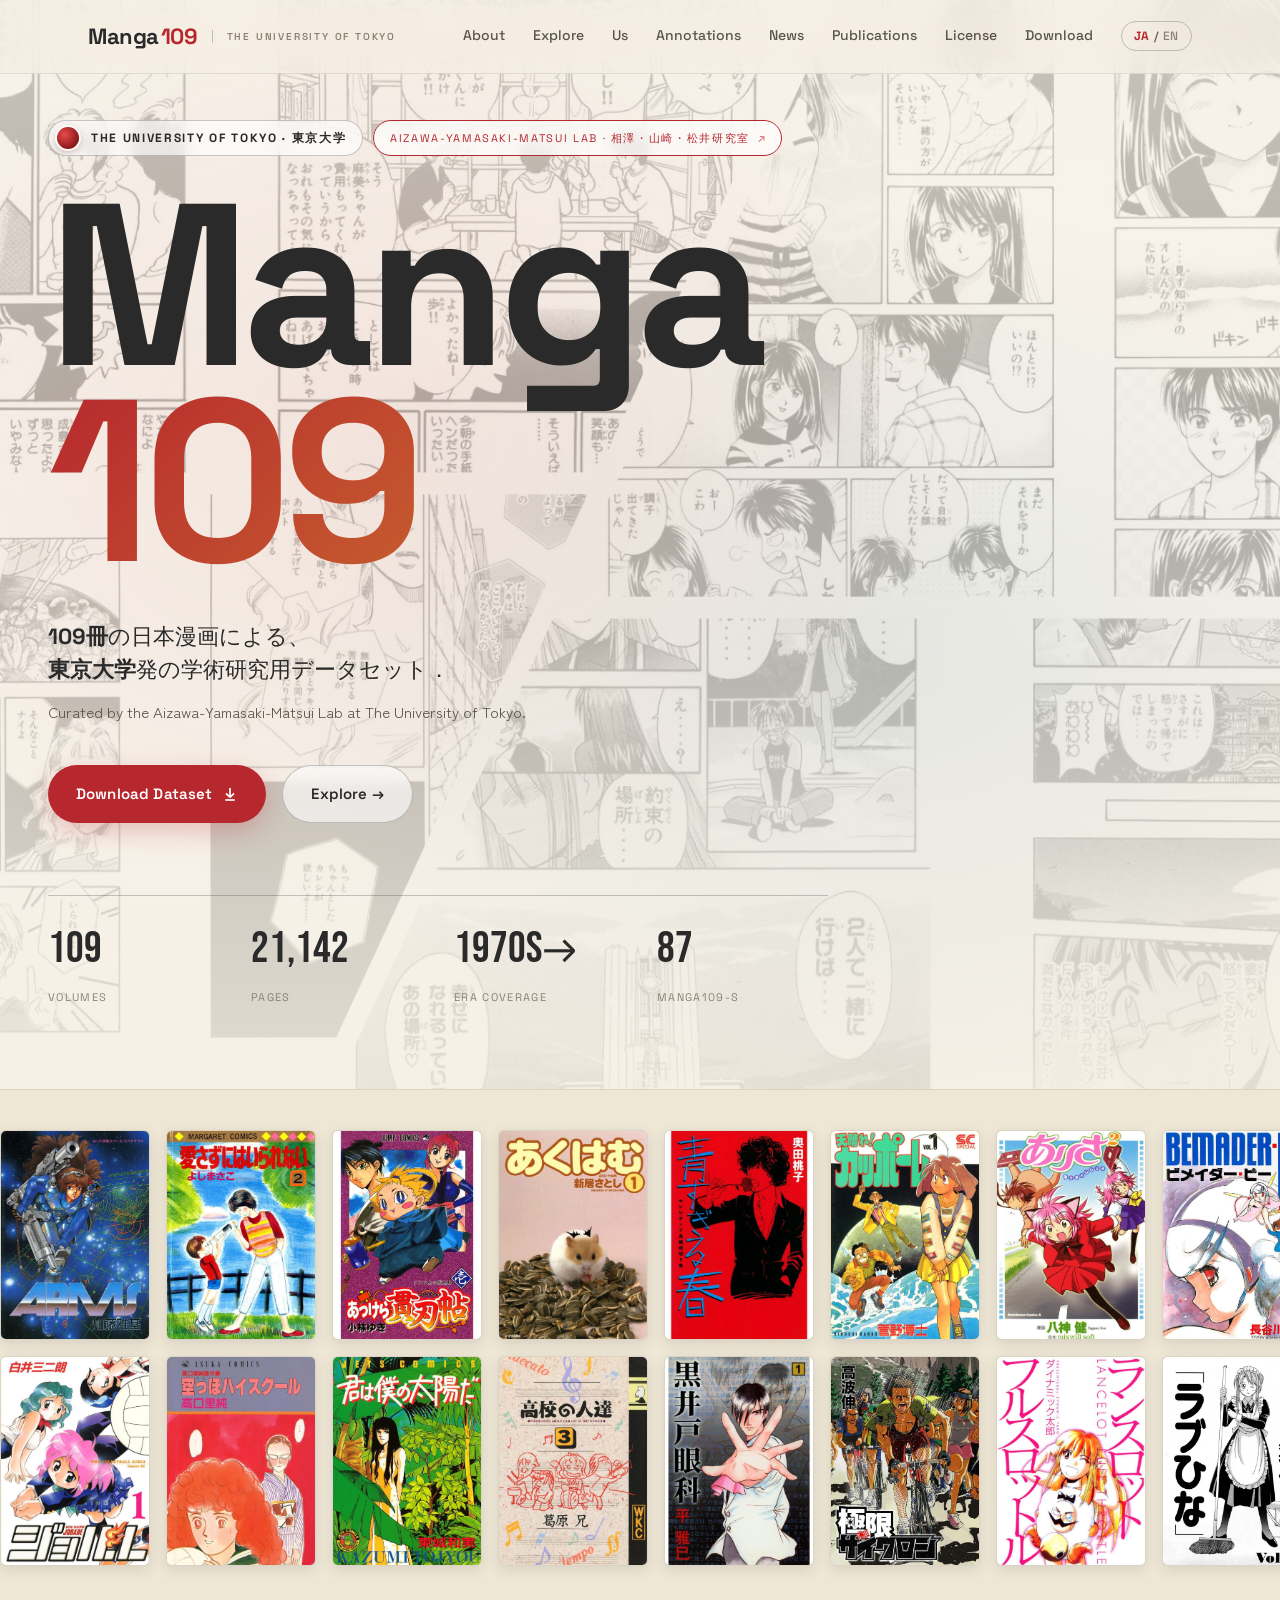
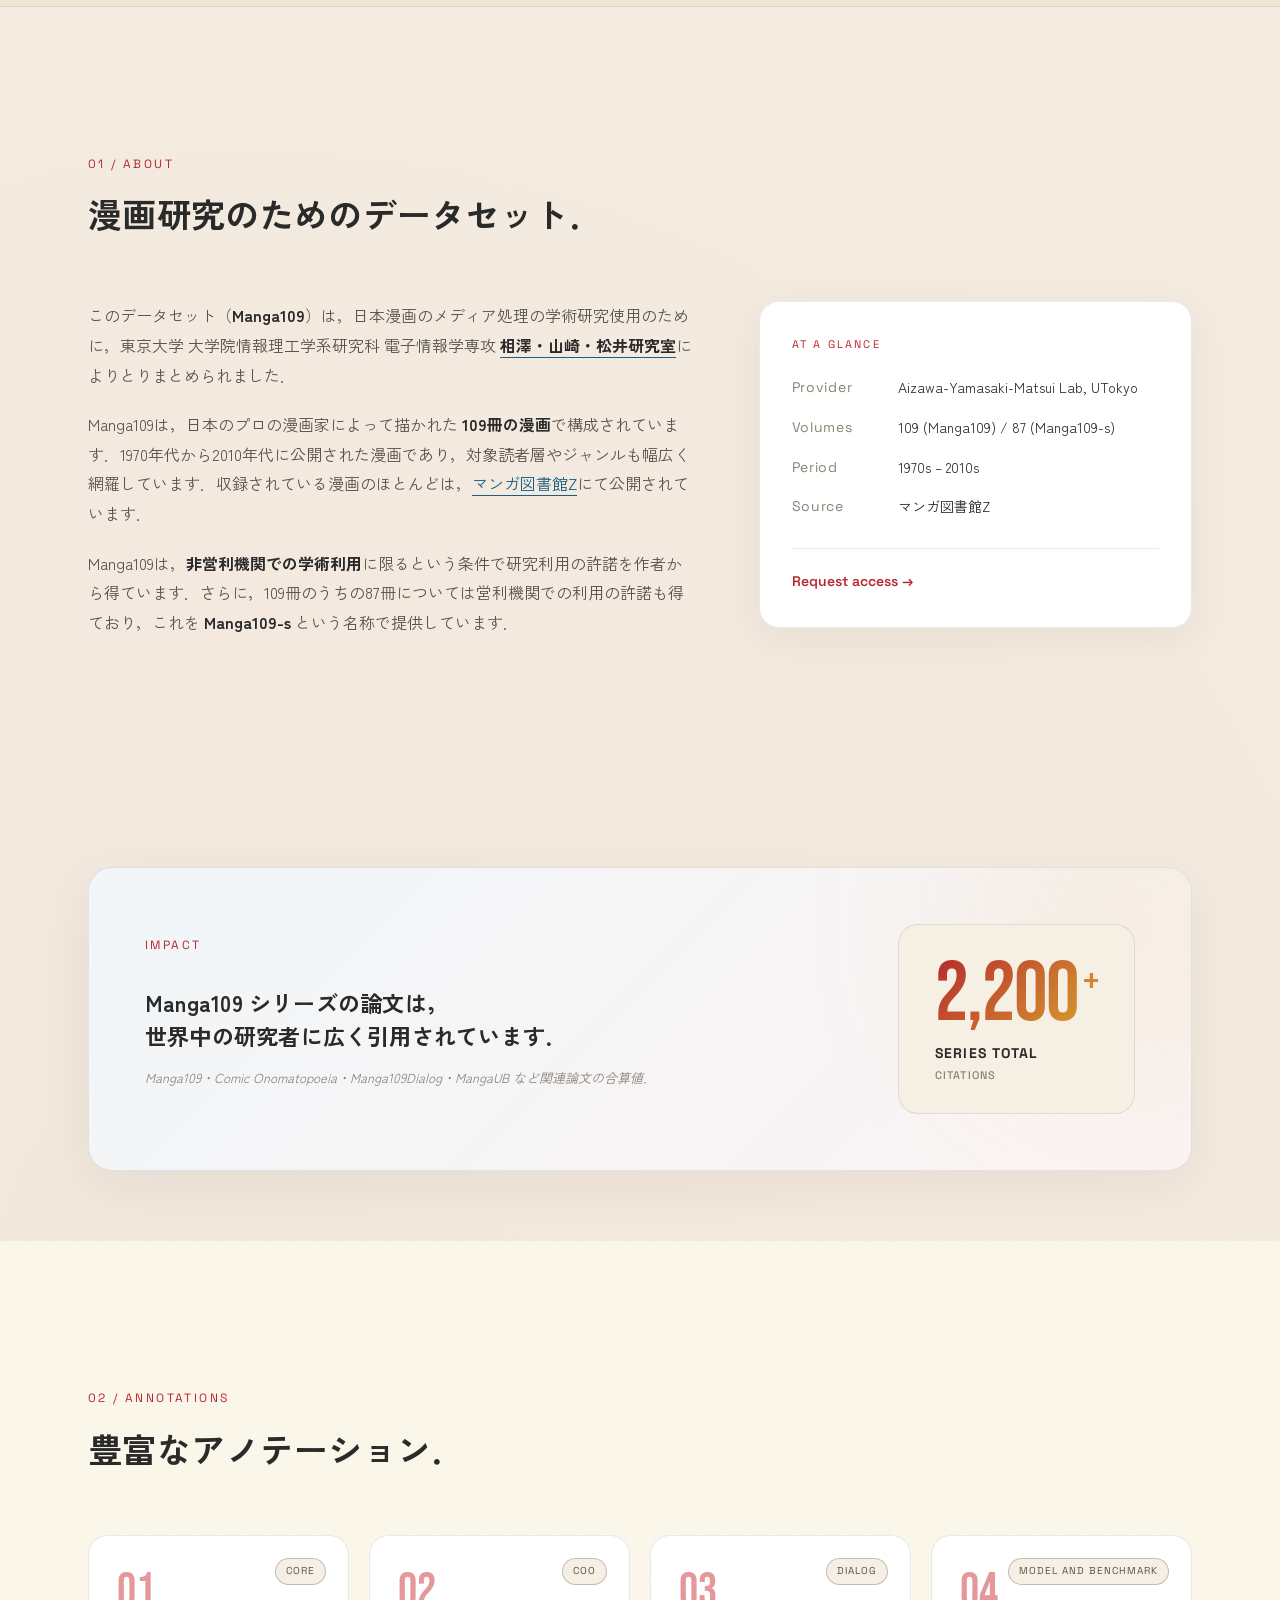
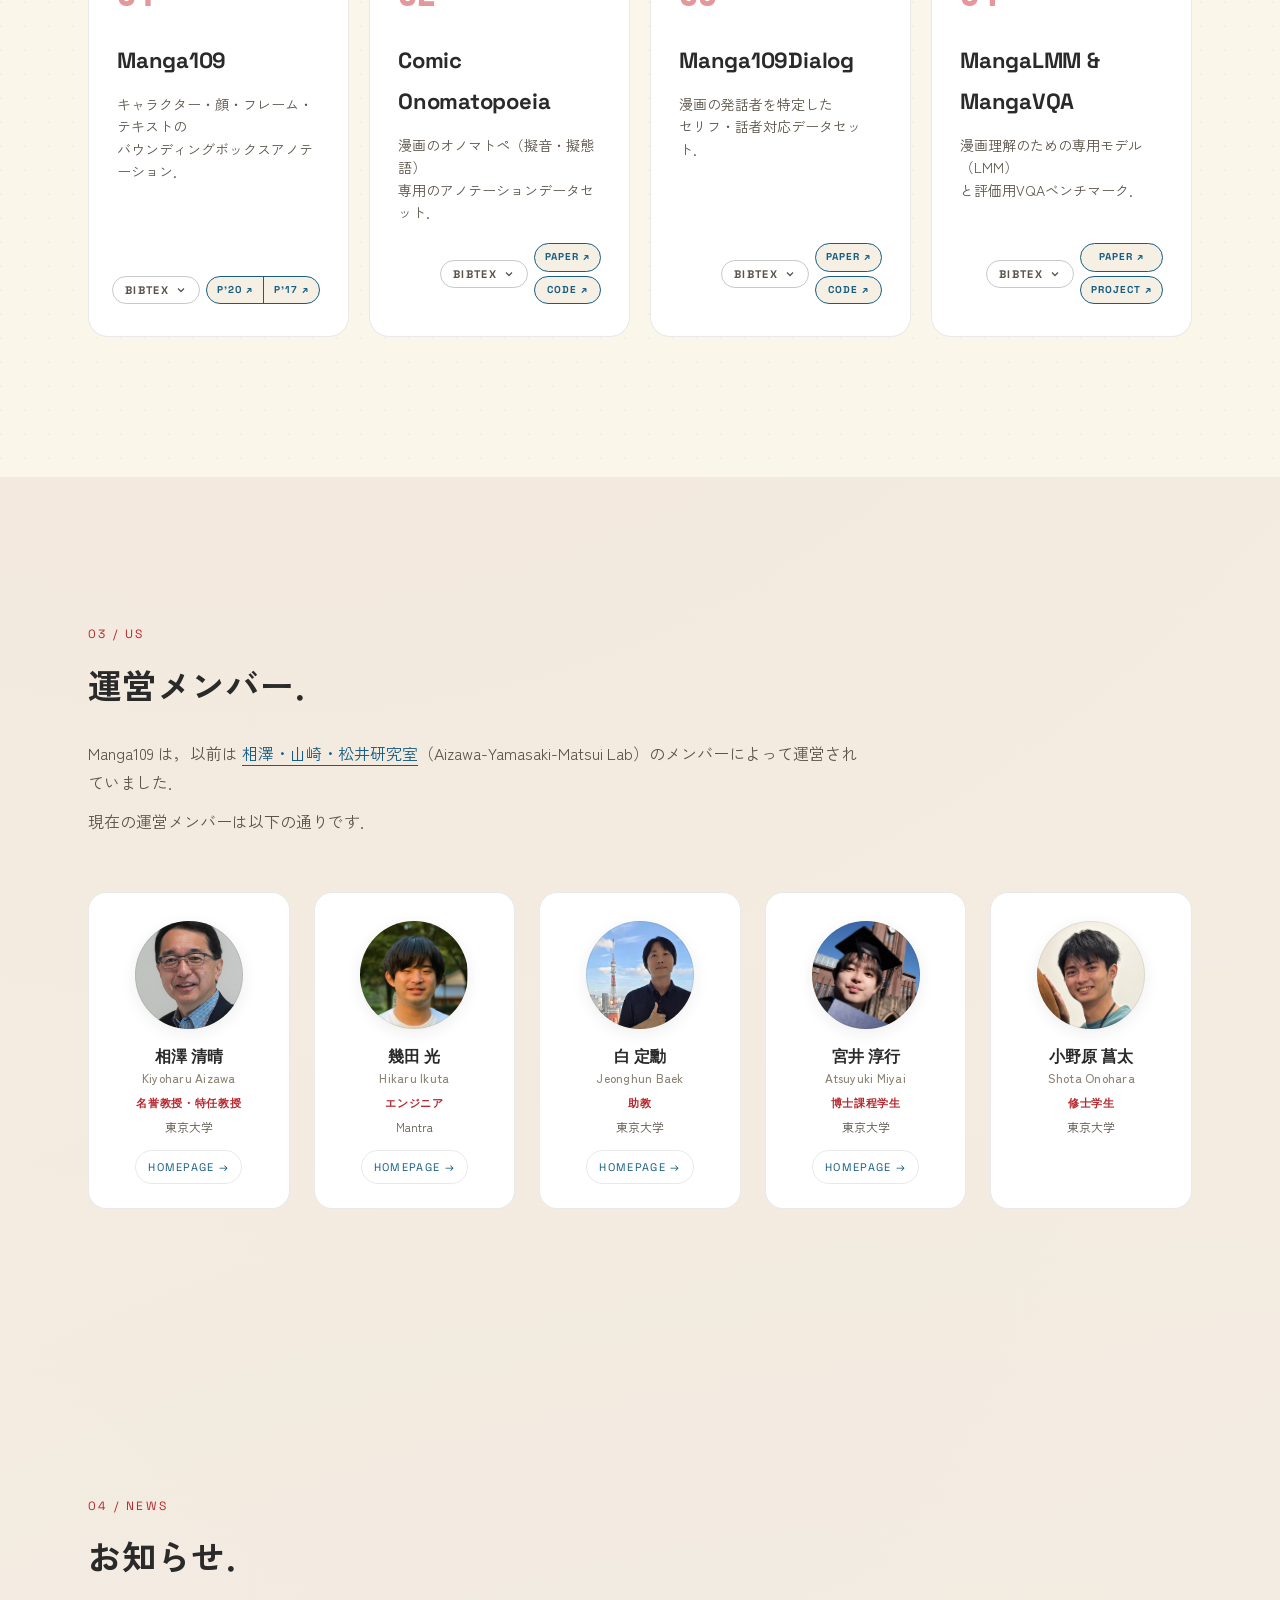
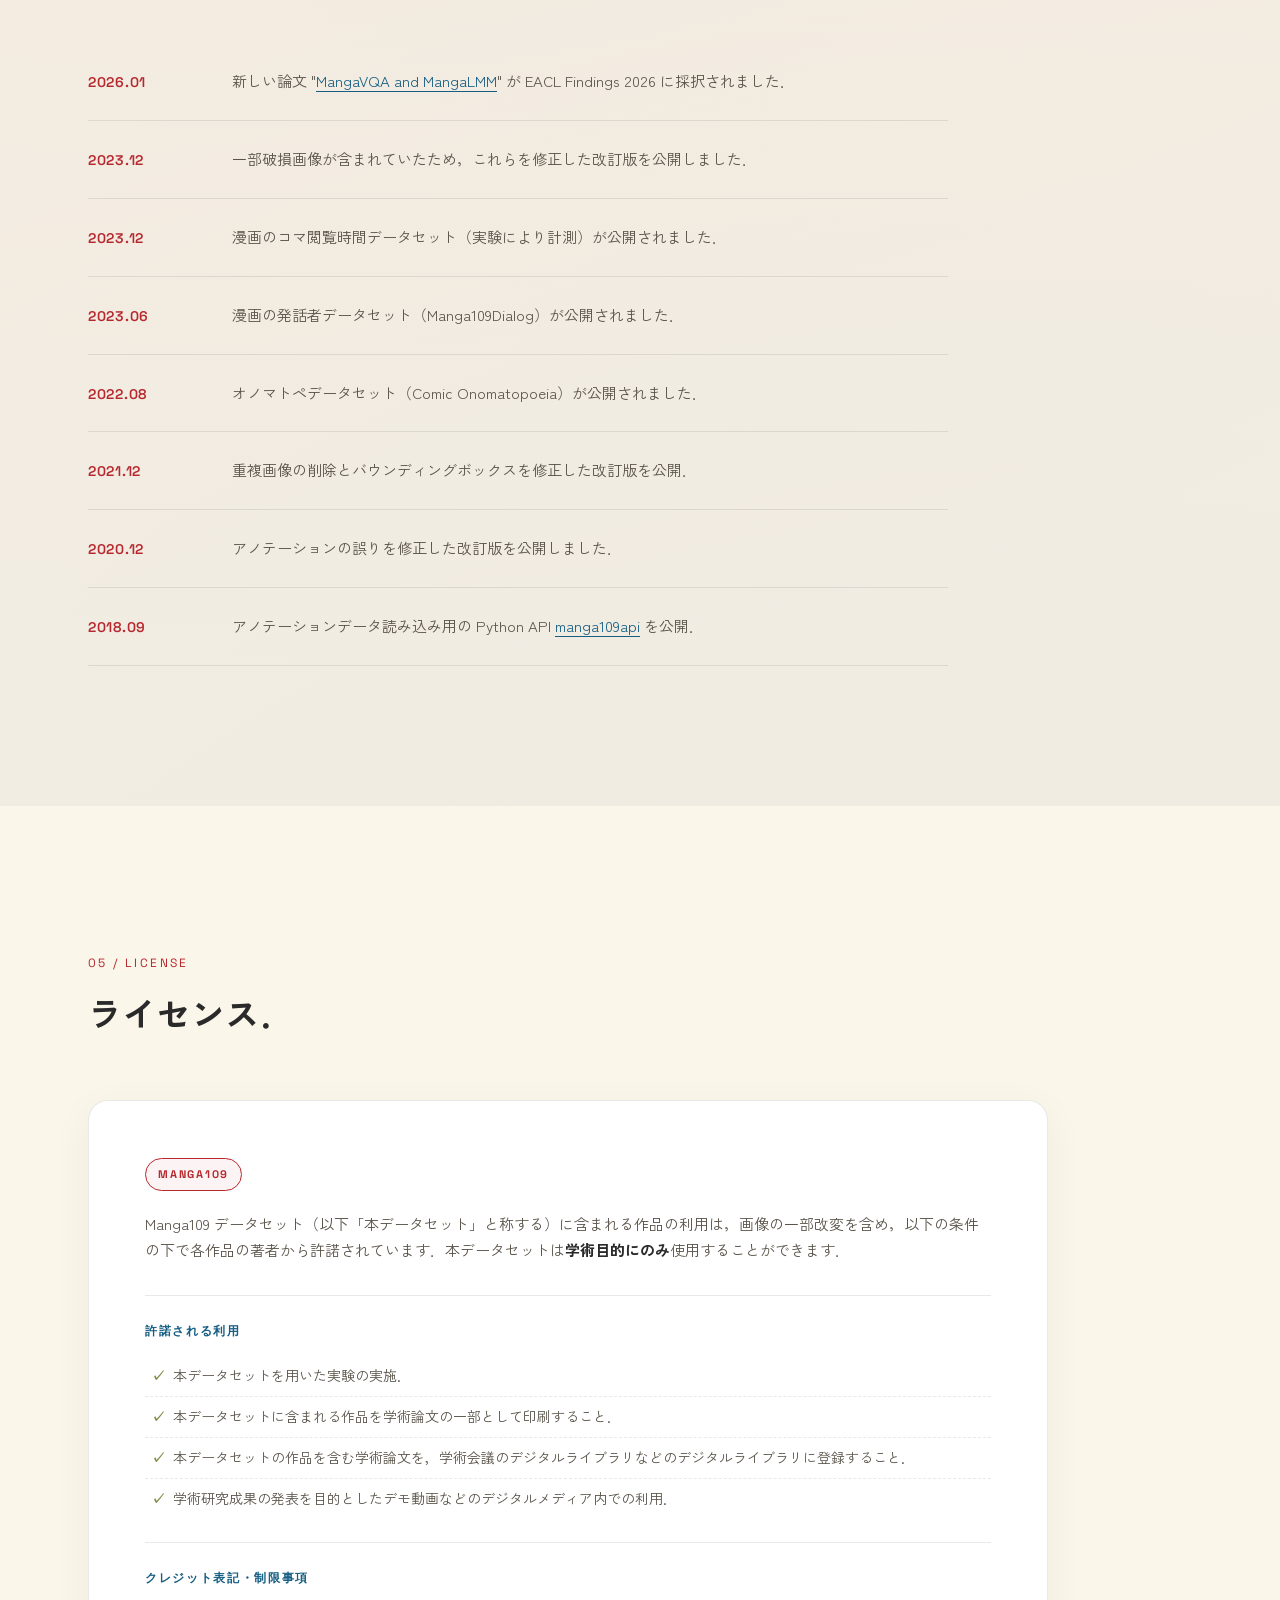
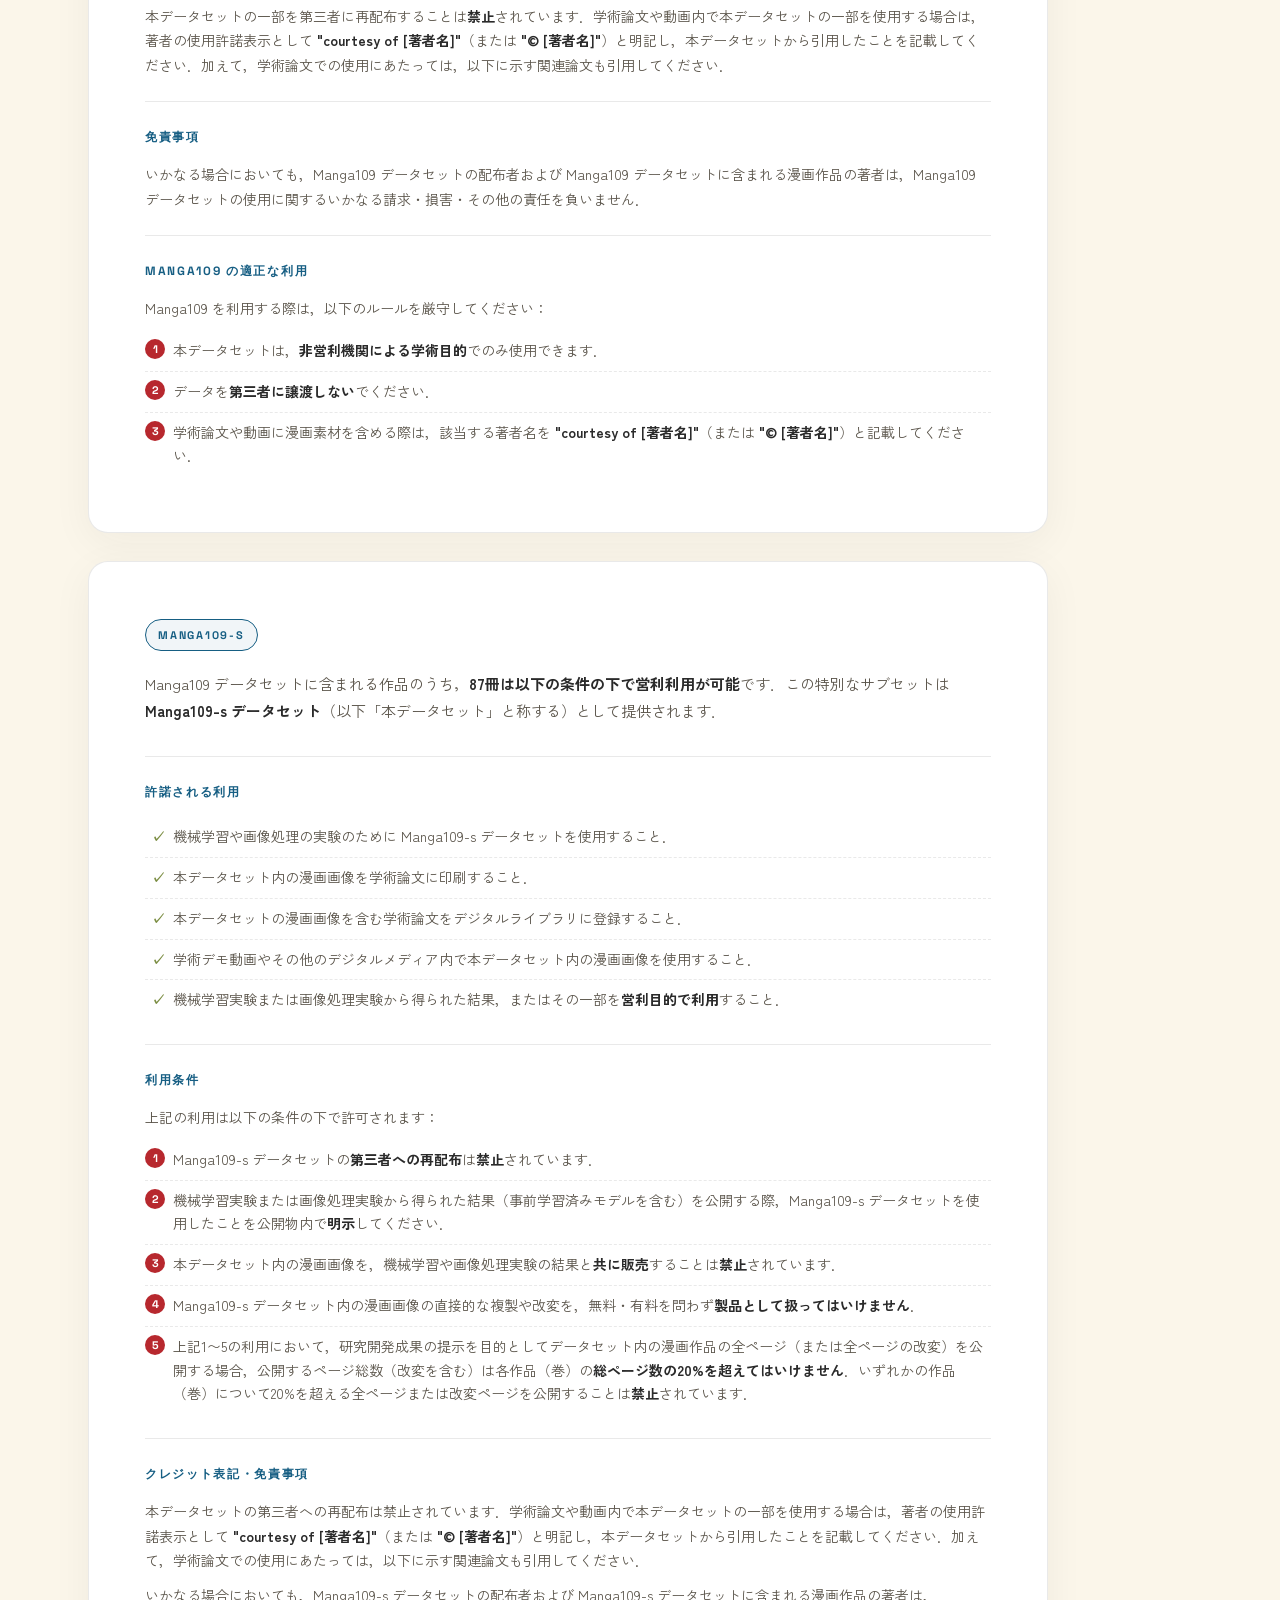
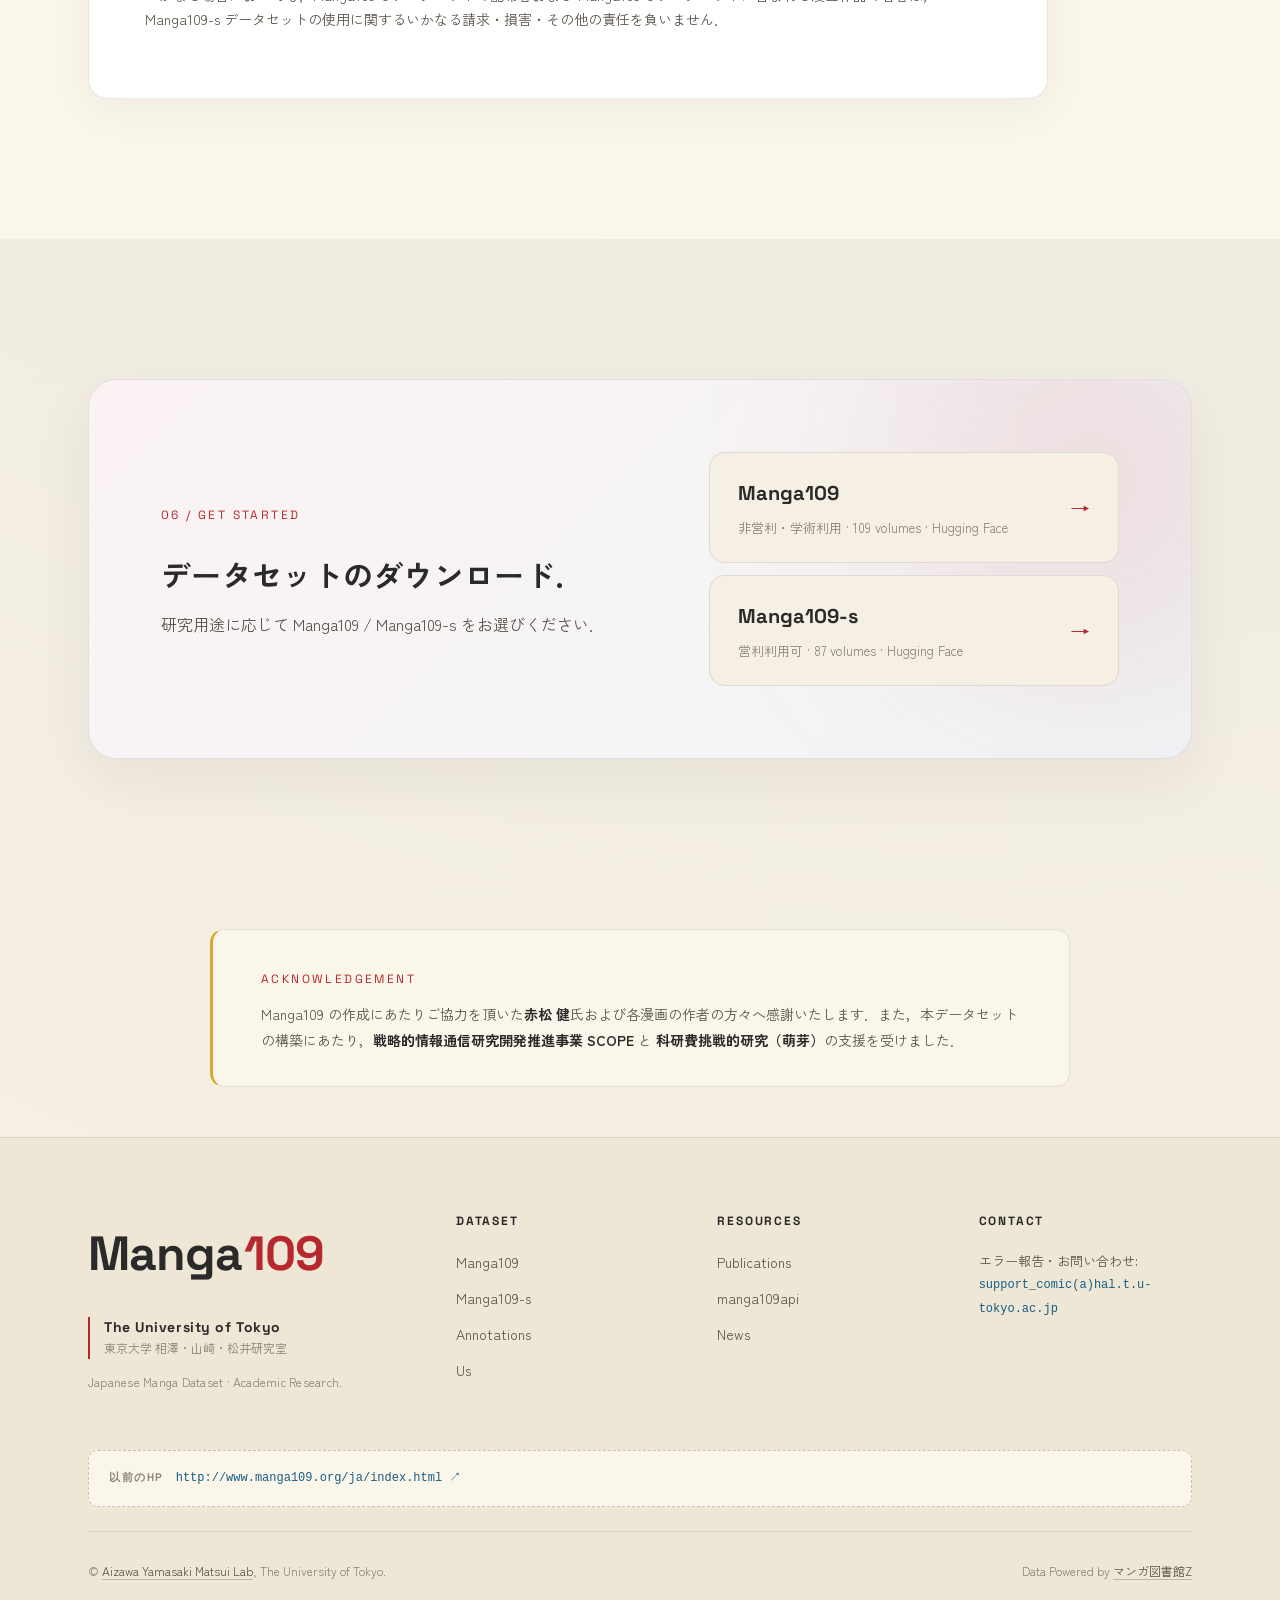
<file: index.html>
<!DOCTYPE html>
<html lang="ja">
<head>
<meta charset="UTF-8">
<meta name="viewport" content="width=device-width, initial-scale=1.0">
<title>Manga109 — Japanese Manga Dataset</title>
<link rel="preconnect" href="https://fonts.googleapis.com">
<link rel="preconnect" href="https://fonts.gstatic.com" crossorigin>
<link href="https://fonts.googleapis.com/css2?family=Zen+Kaku+Gothic+New:wght@300;500;700;900&family=Bebas+Neue&family=Space+Grotesk:wght@400;500;700&display=swap" rel="stylesheet">
<link rel="stylesheet" href="style.css">
</head>
<body>

<!-- Navigation -->
<nav class="nav">
  <div class="nav-inner">
    <a href="#" class="nav-logo">
      <span class="logo-mark">Manga<span class="logo-accent">109</span></span>
      <span class="logo-sub">The University of Tokyo</span>
    </a>
    <ul class="nav-menu">
      <li><a href="#about">About</a></li>
      <li><a href="explore.html">Explore</a></li>
      <li><a href="#us">Us</a></li>
      <li><a href="annotations.html">Annotations</a></li>
      <li><a href="#news">News</a></li>
      <li><a href="publications.html">Publications</a></li>
      <li><a href="#license">License</a></li>
      <li><a href="#download">Download</a></li>
      <li class="nav-lang"><a href="en.html"><span class="lang-active">JA</span> / <span class="lang-inactive">EN</span></a></li>
    </ul>
    <button class="nav-toggle" aria-label="menu">
      <span></span><span></span><span></span>
    </button>
  </div>
</nav>

<!-- Hero -->
<header class="hero">
  <div class="hero-bg"></div>
  <div class="hero-content">
    <div class="hero-tags">
      <div class="hero-utokyo">
        <span class="hero-utokyo-mark"></span>
        <span class="hero-utokyo-text">The University of Tokyo · 東京大学</span>
      </div>
      <a class="hero-badge" href="https://www.hal.t.u-tokyo.ac.jp/lab/ja/index_1.xhtml" target="_blank" rel="noopener">Aizawa-Yamasaki-Matsui Lab · 相澤・山崎・松井研究室 <span class="hero-badge-arrow">↗</span></a>
    </div>
    <h1 class="hero-title">
      <span class="hero-line">Manga</span>
      <span class="hero-line hero-number">109</span>
    </h1>
    <p class="hero-sub">
      <strong>109冊</strong>の日本漫画による、<br>
      <strong>東京大学</strong>発の学術研究用データセット．
    </p>
    <p class="hero-sub-ja">
      Curated by the Aizawa-Yamasaki-Matsui Lab at The University of Tokyo.
    </p>
    <div class="hero-actions">
      <a href="#download" class="btn btn-primary">
        <span>Download Dataset</span>
        <svg width="16" height="16" viewBox="0 0 24 24" fill="none" stroke="currentColor" stroke-width="2.5"><path d="M12 3v14m0 0l-6-6m6 6l6-6"/><path d="M5 21h14"/></svg>
      </a>
      <a href="explore.html" class="btn btn-ghost">Explore →</a>
    </div>
    <div class="hero-stats">
      <div class="stat">
        <span class="stat-num">109</span>
        <span class="stat-label">Volumes</span>
      </div>
      <div class="stat">
        <span class="stat-num">21,142</span>
        <span class="stat-label">Pages</span>
      </div>
      <div class="stat">
        <span class="stat-num">1970s→</span>
        <span class="stat-label">Era Coverage</span>
      </div>
      <div class="stat">
        <span class="stat-num">87</span>
        <span class="stat-label">Manga109-s</span>
      </div>
    </div>
  </div>
</header>

<!-- Gallery Strip -->
<section class="gallery">
  <div class="gallery-track">
    <div class="gallery-row" id="row1"></div>
    <div class="gallery-row gallery-row-reverse" id="row2"></div>
  </div>
</section>

<!-- About -->
<section id="about" class="section section-about">
  <div class="container">
    <div class="section-head">
      <span class="section-tag">01 / About</span>
      <h2 class="section-title">漫画研究のためのデータセット．</h2>
    </div>
    <div class="about-grid">
      <div class="about-text">
        <p>
          このデータセット（<strong>Manga109</strong>）は，日本漫画のメディア処理の学術研究使用のために，東京大学 大学院情報理工学系研究科 電子情報学専攻 <a href="https://www.hal.t.u-tokyo.ac.jp/lab/ja/index_1.xhtml" target="_blank" rel="noopener"><strong>相澤・山崎・松井研究室</strong></a>によりとりまとめられました．
        </p>
        <p>
          Manga109は，日本のプロの漫画家によって描かれた <strong>109冊の漫画</strong>で構成されています．1970年代から2010年代に公開された漫画であり，対象読者層やジャンルも幅広く網羅しています．収録されている漫画のほとんどは，<a href="http://www.mangaz.com/" target="_blank" rel="noopener">マンガ図書館Z</a>にて公開されています．
        </p>
        <p>
          Manga109は，<strong>非営利機関での学術利用</strong>に限るという条件で研究利用の許諾を作者から得ています．さらに，109冊のうちの87冊については営利機関での利用の許諾も得ており，これを <strong>Manga109-s</strong> という名称で提供しています．
        </p>
      </div>
      <div class="about-card">
        <div class="card-label">At a glance</div>
        <dl class="kv">
          <dt>Provider</dt><dd>Aizawa-Yamasaki-Matsui Lab, UTokyo</dd>
          <dt>Volumes</dt><dd>109 (Manga109) / 87 (Manga109-s)</dd>
          <dt>Period</dt><dd>1970s – 2010s</dd>
          <dt>Source</dt><dd>マンガ図書館Z</dd>
        </dl>
        <a href="#download" class="card-cta">Request access →</a>
      </div>
    </div>
  </div>
</section>

<!-- Impact -->
<section id="impact" class="section section-paper">
  <div class="container">
    <div class="paper-card">
      <div class="paper-left">
        <span class="section-tag">Impact</span>
        <h3 class="paper-title">Manga109 シリーズの論文は，<br>世界中の研究者に広く引用されています．</h3>
        <p class="paper-venue">Manga109・Comic Onomatopoeia・Manga109Dialog・MangaUB など関連論文の合算値．</p>
      </div>
      <div class="paper-cite">
        <span class="paper-cite-num">2,200<span class="paper-cite-plus">+</span></span>
        <span class="paper-cite-label">Series Total<br><span class="paper-cite-sub">Citations</span></span>
      </div>
    </div>
  </div>
</section>

<!-- Annotations / Features -->
<section id="annotations" class="section section-features">
  <div class="container">
    <div class="section-head">
      <span class="section-tag">02 / Annotations</span>
      <h2 class="section-title">豊富なアノテーション．</h2>
    </div>
    <div class="feature-grid">
      <article class="feature-card feature-card-expandable">
        <div class="feature-num">01</div>
        <h3>Manga109</h3>
        <p>キャラクター・顔・フレーム・テキストの<br>バウンディングボックスアノテーション．</p>
        <div class="feature-footer">
          <span class="feature-pill">Core</span>
          <div class="feature-actions">
            <button class="feature-toggle" aria-expanded="false" aria-controls="bib-manga109">
              <span class="feature-toggle-label">BibTeX</span>
              <svg class="feature-toggle-arrow" width="12" height="12" viewBox="0 0 24 24" fill="none" stroke="currentColor" stroke-width="2.5"><path d="M6 9l6 6 6-6"/></svg>
            </button>
            <div class="paper-group">
              <a class="paper-seg paper-seg-first" href="https://ieeexplore.ieee.org/abstract/document/9069265/" target="_blank" rel="noopener">P'20 ↗</a>
              <a class="paper-seg" href="https://link.springer.com/article/10.1007/s11042-016-4020-z" target="_blank" rel="noopener">P'17 ↗</a>
            </div>
          </div>
        </div>
        <div class="feature-bib" id="bib-manga109" hidden>
          <div class="citation-entry">
            <div class="citation-meta">
              <span class="citation-venue">IEEE MultiMedia · 2020</span>
              <button class="copy-btn" data-target="cite-1" aria-label="Copy BibTeX">
                <svg width="14" height="14" viewBox="0 0 24 24" fill="none" stroke="currentColor" stroke-width="2"><rect x="9" y="9" width="13" height="13" rx="2"/><path d="M5 15H4a2 2 0 0 1-2-2V4a2 2 0 0 1 2-2h9a2 2 0 0 1 2 2v1"/></svg>
                <span>Copy</span>
              </button>
            </div>
            <pre><code id="cite-1">@article{multimedia_aizawa_2020,
    author={Kiyoharu Aizawa and Azuma Fujimoto and Atsushi Otsubo and Toru Ogawa and Yusuke Matsui and Koki Tsubota and Hikaru Ikuta},
    title={Building a Manga Dataset ``Manga109'' with Annotations for Multimedia Applications},
    journal={IEEE MultiMedia},
    volume={27},
    number={2},
    pages={8--18},
    doi={10.1109/mmul.2020.2987895},
    year={2020}
}</code></pre>
          </div>
          <div class="citation-entry">
            <div class="citation-meta">
              <span class="citation-venue">MTAP · 2017</span>
              <button class="copy-btn" data-target="cite-2" aria-label="Copy BibTeX">
                <svg width="14" height="14" viewBox="0 0 24 24" fill="none" stroke="currentColor" stroke-width="2"><rect x="9" y="9" width="13" height="13" rx="2"/><path d="M5 15H4a2 2 0 0 1-2-2V4a2 2 0 0 1 2-2h9a2 2 0 0 1 2 2v1"/></svg>
                <span>Copy</span>
              </button>
            </div>
            <pre><code id="cite-2">@article{mtap_matsui_2017,
    author={Yusuke Matsui and Kota Ito and Yuji Aramaki and Azuma Fujimoto and Toru Ogawa and Toshihiko Yamasaki and Kiyoharu Aizawa},
    title={Sketch-based Manga Retrieval using Manga109 Dataset},
    journal={Multimedia Tools and Applications},
    volume={76},
    number={20},
    pages={21811--21838},
    doi={10.1007/s11042-016-4020-z},
    year={2017}
}</code></pre>
          </div>
        </div>
      </article>

      <article class="feature-card feature-card-expandable">
        <div class="feature-num">02</div>
        <h3>Comic Onomatopoeia</h3>
        <p>漫画のオノマトペ（擬音・擬態語）<br>専用のアノテーションデータセット．</p>
        <div class="feature-footer">
          <span class="feature-pill">COO</span>
          <div class="feature-actions">
            <button class="feature-toggle" aria-expanded="false" aria-controls="bib-coo">
              <span class="feature-toggle-label">BibTeX</span>
              <svg class="feature-toggle-arrow" width="12" height="12" viewBox="0 0 24 24" fill="none" stroke="currentColor" stroke-width="2.5"><path d="M6 9l6 6 6-6"/></svg>
            </button>
            <div class="paper-stack">
              <a class="paper-btn" href="https://arxiv.org/abs/2207.04675" target="_blank" rel="noopener">Paper ↗</a>
              <a class="paper-btn" href="https://github.com/ku21fan/coo-comic-onomatopoeia" target="_blank" rel="noopener">Code ↗</a>
            </div>
          </div>
        </div>
        <div class="feature-bib" id="bib-coo" hidden>
          <div class="citation-entry">
            <div class="citation-meta">
              <span class="citation-venue">ECCV · 2022</span>
              <button class="copy-btn" data-target="cite-3" aria-label="Copy BibTeX">
                <svg width="14" height="14" viewBox="0 0 24 24" fill="none" stroke="currentColor" stroke-width="2"><rect x="9" y="9" width="13" height="13" rx="2"/><path d="M5 15H4a2 2 0 0 1-2-2V4a2 2 0 0 1 2-2h9a2 2 0 0 1 2 2v1"/></svg>
                <span>Copy</span>
              </button>
            </div>
            <pre><code id="cite-3">@inproceedings{baek2022COO,
    title={COO: Comic Onomatopoeia Dataset for Recognizing Arbitrary or Truncated Texts},
    author={Baek, Jeonghun and Matsui, Yusuke and Aizawa, Kiyoharu},
    booktitle={Proceedings of the European Conference on Computer Vision (ECCV)},
    year={2022}
}</code></pre>
          </div>
        </div>
      </article>

      <article class="feature-card feature-card-expandable">
        <div class="feature-num">03</div>
        <h3>Manga109Dialog</h3>
        <p>漫画の発話者を特定した<br>セリフ・話者対応データセット．</p>
        <div class="feature-footer">
          <span class="feature-pill">Dialog</span>
          <div class="feature-actions">
            <button class="feature-toggle" aria-expanded="false" aria-controls="bib-dialog">
              <span class="feature-toggle-label">BibTeX</span>
              <svg class="feature-toggle-arrow" width="12" height="12" viewBox="0 0 24 24" fill="none" stroke="currentColor" stroke-width="2.5"><path d="M6 9l6 6 6-6"/></svg>
            </button>
            <div class="paper-stack">
              <a class="paper-btn" href="https://arxiv.org/abs/2306.17469" target="_blank" rel="noopener">Paper ↗</a>
              <a class="paper-btn" href="https://github.com/liyingxuan1012/Manga109Dialog" target="_blank" rel="noopener">Code ↗</a>
            </div>
          </div>
        </div>
        <div class="feature-bib" id="bib-dialog" hidden>
          <div class="citation-entry">
            <div class="citation-meta">
              <span class="citation-venue">IEEE ICME · 2024</span>
              <button class="copy-btn" data-target="cite-4" aria-label="Copy BibTeX">
                <svg width="14" height="14" viewBox="0 0 24 24" fill="none" stroke="currentColor" stroke-width="2"><rect x="9" y="9" width="13" height="13" rx="2"/><path d="M5 15H4a2 2 0 0 1-2-2V4a2 2 0 0 1 2-2h9a2 2 0 0 1 2 2v1"/></svg>
                <span>Copy</span>
              </button>
            </div>
            <pre><code id="cite-4">@inproceedings{li2024manga109dialog,
    title={Manga109Dialog: A Large-scale Dialogue Dataset for Comics Speaker Detection},
    author={Li, Yingxuan and Aizawa, Kiyoharu and Matsui, Yusuke},
    booktitle={Proceedings of the IEEE International Conference on Multimedia and Expo},
    year={2024}
}</code></pre>
          </div>
        </div>
      </article>

      <article class="feature-card feature-card-expandable">
        <div class="feature-num">04</div>
        <h3>MangaLMM &amp; MangaVQA</h3>
        <p>漫画理解のための専用モデル（LMM）<br>と評価用VQAベンチマーク．</p>
        <div class="feature-footer">
          <span class="feature-pill">Model and Benchmark</span>
          <div class="feature-actions">
            <button class="feature-toggle" aria-expanded="false" aria-controls="bib-mangalmm">
              <span class="feature-toggle-label">BibTeX</span>
              <svg class="feature-toggle-arrow" width="12" height="12" viewBox="0 0 24 24" fill="none" stroke="currentColor" stroke-width="2.5"><path d="M6 9l6 6 6-6"/></svg>
            </button>
            <div class="paper-stack">
              <a class="paper-btn" href="https://arxiv.org/abs/2505.20298" target="_blank" rel="noopener">Paper ↗</a>
              <a class="paper-btn" href="https://manga109.github.io/MangaVQA_LMM/" target="_blank" rel="noopener">Project ↗</a>
            </div>
          </div>
        </div>
        <div class="feature-bib" id="bib-mangalmm" hidden>
          <div class="citation-entry">
            <div class="citation-meta">
              <span class="citation-venue">EACL Findings · 2026</span>
              <button class="copy-btn" data-target="cite-6" aria-label="Copy BibTeX">
                <svg width="14" height="14" viewBox="0 0 24 24" fill="none" stroke="currentColor" stroke-width="2"><rect x="9" y="9" width="13" height="13" rx="2"/><path d="M5 15H4a2 2 0 0 1-2-2V4a2 2 0 0 1 2-2h9a2 2 0 0 1 2 2v1"/></svg>
                <span>Copy</span>
              </button>
            </div>
            <pre><code id="cite-6">@inproceedings{baek2026mangavqa,
    title={Mangavqa and mangalmm: A benchmark and specialized model for multimodal manga understanding},
    author={Baek, Jeonghun and Egashira, Kazuki and Onohara, Shota and Miyai, Atsuyuki and Imajuku, Yuki and Ikuta, Hikaru and Aizawa, Kiyoharu},
    booktitle={Findings of the Association for Computational Linguistics: EACL 2026},
    pages={5349--5370},
    year={2026}
}</code></pre>
          </div>
        </div>
      </article>
    </div>
  </div>
</section>

<!-- Us / Team -->
<section id="us" class="section section-us">
  <div class="container">
    <div class="section-head">
      <span class="section-tag">03 / Us</span>
      <h2 class="section-title">運営メンバー．</h2>
    </div>
    <div class="team-intro">
      <p>
        Manga109 は，以前は <a href="https://www.hal.t.u-tokyo.ac.jp/lab/ja/index_1.xhtml" target="_blank" rel="noopener">相澤・山崎・松井研究室</a>（Aizawa-Yamasaki-Matsui Lab）のメンバーによって運営されていました．
      </p>
      <p>現在の運営メンバーは以下の通りです．</p>
    </div>
    <div class="team-grid">
      <article class="team-card">
        <div class="team-photo"><img src="asset/organizer/kiyoharu_Aizawa.png" alt="相澤清晴 / Kiyoharu Aizawa"></div>
        <h3>相澤 清晴<span class="team-name-en">Kiyoharu Aizawa</span></h3>
        <p class="team-role">名誉教授・特任教授</p>
        <p class="team-affil">東京大学</p>
        <a class="team-link" href="https://sites.google.com/view/aizawa-kiyoharu" target="_blank" rel="noopener">Homepage →</a>
      </article>
      <article class="team-card">
        <div class="team-photo"><img src="asset/organizer/Hikaru_Ikuta.png" alt="幾田光 / Hikaru Ikuta"></div>
        <h3>幾田 光<span class="team-name-en">Hikaru Ikuta</span></h3>
        <p class="team-role">エンジニア</p>
        <p class="team-affil">Mantra</p>
        <a class="team-link" href="https://woodrush.github.io/" target="_blank" rel="noopener">Homepage →</a>
      </article>
      <article class="team-card">
        <div class="team-photo"><img src="asset/organizer/Jeonghun_Baek.png" alt="白定勳 / Jeonghun Baek"></div>
        <h3>白 定勳<span class="team-name-en">Jeonghun Baek</span></h3>
        <p class="team-role">助教</p>
        <p class="team-affil">東京大学</p>
        <a class="team-link" href="https://jeonghunbaek.notion.site/Jeonghun-Baek-5e50812ade674698bdffe7f4eac5c745" target="_blank" rel="noopener">Homepage →</a>
      </article>
      <article class="team-card">
        <div class="team-photo"><img src="asset/organizer/Atsuyuki_Miyai.jpg" alt="宮井淳行 / Atsuyuki Miyai"></div>
        <h3>宮井 淳行<span class="team-name-en">Atsuyuki Miyai</span></h3>
        <p class="team-role">博士課程学生</p>
        <p class="team-affil">東京大学</p>
        <a class="team-link" href="https://atsumiyai.github.io/" target="_blank" rel="noopener">Homepage →</a>
      </article>
      <article class="team-card">
        <div class="team-photo"><img src="asset/organizer/Sota_Onohara.png" alt="小野原菖太 / Shota Onohara"></div>
        <h3>小野原 菖太<span class="team-name-en">Shota Onohara</span></h3>
        <p class="team-role">修士学生</p>
        <p class="team-affil">東京大学</p>
      </article>
    </div>
  </div>
</section>

<!-- News -->
<section id="news" class="section section-news">
  <div class="container">
    <div class="section-head">
      <span class="section-tag">04 / News</span>
      <h2 class="section-title">お知らせ．</h2>
    </div>
    <ol class="news-list">
      <li>
        <time>2026.01</time>
        <p>新しい論文 "<a href="https://arxiv.org/abs/2505.20298" target="_blank" rel="noopener">MangaVQA and MangaLMM</a>" が EACL Findings 2026 に採択されました．</p>
      </li>
      <li>
        <time>2023.12</time>
        <p>一部破損画像が含まれていたため，これらを修正した改訂版を公開しました．</p>
      </li>
      <li>
        <time>2023.12</time>
        <p>漫画のコマ閲覧時間データセット（実験により計測）が公開されました．</p>
      </li>
      <li>
        <time>2023.06</time>
        <p>漫画の発話者データセット（Manga109Dialog）が公開されました．</p>
      </li>
      <li>
        <time>2022.08</time>
        <p>オノマトペデータセット（Comic Onomatopoeia）が公開されました．</p>
      </li>
      <li>
        <time>2021.12</time>
        <p>重複画像の削除とバウンディングボックスを修正した改訂版を公開．</p>
      </li>
      <li>
        <time>2020.12</time>
        <p>アノテーションの誤りを修正した改訂版を公開しました．</p>
      </li>
      <li>
        <time>2018.09</time>
        <p>アノテーションデータ読み込み用の Python API <a href="https://github.com/manga109/manga109api" target="_blank" rel="noopener">manga109api</a> を公開．</p>
      </li>
    </ol>
  </div>
</section>

<!-- License -->
<section id="license" class="section section-license">
  <div class="container">
    <div class="section-head">
      <span class="section-tag">05 / License</span>
      <h2 class="section-title">ライセンス．</h2>
    </div>

    <div class="license-card">
      <div class="license-head">
        <span class="license-badge">Manga109</span>
        <p class="license-lede">
          Manga109 データセット（以下「本データセット」と称する）に含まれる作品の利用は，画像の一部改変を含め，以下の条件の下で各作品の著者から許諾されています．本データセットは<strong>学術目的にのみ</strong>使用することができます．
        </p>
      </div>

      <div class="license-section">
        <h4>許諾される利用</h4>
        <ul class="license-list">
          <li>本データセットを用いた実験の実施．</li>
          <li>本データセットに含まれる作品を学術論文の一部として印刷すること．</li>
          <li>本データセットの作品を含む学術論文を，学術会議のデジタルライブラリなどのデジタルライブラリに登録すること．</li>
          <li>学術研究成果の発表を目的としたデモ動画などのデジタルメディア内での利用．</li>
        </ul>
      </div>

      <div class="license-section">
        <h4>クレジット表記・制限事項</h4>
        <p>本データセットの一部を第三者に再配布することは<strong>禁止</strong>されています．学術論文や動画内で本データセットの一部を使用する場合は，著者の使用許諾表示として <strong>"courtesy of [著者名]"</strong>（または <strong>"© [著者名]"</strong>）と明記し，本データセットから引用したことを記載してください．加えて，学術論文での使用にあたっては，以下に示す関連論文も引用してください．</p>
      </div>

      <div class="license-section">
        <h4>免責事項</h4>
        <p>いかなる場合においても，Manga109 データセットの配布者および Manga109 データセットに含まれる漫画作品の著者は，Manga109 データセットの使用に関するいかなる請求・損害・その他の責任を負いません．</p>
      </div>

      <div class="license-section">
        <h4>Manga109 の適正な利用</h4>
        <p>Manga109 を利用する際は，以下のルールを厳守してください：</p>
        <ol class="license-rules">
          <li>本データセットは，<strong>非営利機関による学術目的</strong>でのみ使用できます．</li>
          <li>データを<strong>第三者に譲渡しない</strong>でください．</li>
          <li>学術論文や動画に漫画素材を含める際は，該当する著者名を <strong>"courtesy of [著者名]"</strong>（または <strong>"© [著者名]"</strong>）と記載してください．</li>
        </ol>
      </div>
    </div>

    <div class="license-card">
      <div class="license-head">
        <span class="license-badge license-badge-s">Manga109-s</span>
        <p class="license-lede">
          Manga109 データセットに含まれる作品のうち，<strong>87冊は以下の条件の下で営利利用が可能</strong>です．この特別なサブセットは <strong>Manga109-s データセット</strong>（以下「本データセット」と称する）として提供されます．
        </p>
      </div>

      <div class="license-section">
        <h4>許諾される利用</h4>
        <ul class="license-list">
          <li>機械学習や画像処理の実験のために Manga109-s データセットを使用すること．</li>
          <li>本データセット内の漫画画像を学術論文に印刷すること．</li>
          <li>本データセットの漫画画像を含む学術論文をデジタルライブラリに登録すること．</li>
          <li>学術デモ動画やその他のデジタルメディア内で本データセット内の漫画画像を使用すること．</li>
          <li>機械学習実験または画像処理実験から得られた結果，またはその一部を<strong>営利目的で利用</strong>すること．</li>
        </ul>
      </div>

      <div class="license-section">
        <h4>利用条件</h4>
        <p>上記の利用は以下の条件の下で許可されます：</p>
        <ol class="license-rules">
          <li>Manga109-s データセットの<strong>第三者への再配布</strong>は<strong>禁止</strong>されています．</li>
          <li>機械学習実験または画像処理実験から得られた結果（事前学習済みモデルを含む）を公開する際，Manga109-s データセットを使用したことを公開物内で<strong>明示</strong>してください．</li>
          <li>本データセット内の漫画画像を，機械学習や画像処理実験の結果と<strong>共に販売</strong>することは<strong>禁止</strong>されています．</li>
          <li>Manga109-s データセット内の漫画画像の直接的な複製や改変を，無料・有料を問わず<strong>製品として扱ってはいけません</strong>．</li>
          <li>上記1〜5の利用において，研究開発成果の提示を目的としてデータセット内の漫画作品の全ページ（または全ページの改変）を公開する場合，公開するページ総数（改変を含む）は各作品（巻）の<strong>総ページ数の20%を超えてはいけません</strong>．いずれかの作品（巻）について20%を超える全ページまたは改変ページを公開することは<strong>禁止</strong>されています．</li>
        </ol>
      </div>

      <div class="license-section">
        <h4>クレジット表記・免責事項</h4>
        <p>本データセットの第三者への再配布は禁止されています．学術論文や動画内で本データセットの一部を使用する場合は，著者の使用許諾表示として <strong>"courtesy of [著者名]"</strong>（または <strong>"© [著者名]"</strong>）と明記し，本データセットから引用したことを記載してください．加えて，学術論文での使用にあたっては，以下に示す関連論文も引用してください．</p>
        <p>いかなる場合においても，Manga109-s データセットの配布者および Manga109-s データセットに含まれる漫画作品の著者は，Manga109-s データセットの使用に関するいかなる請求・損害・その他の責任を負いません．</p>
      </div>
    </div>
  </div>
</section>

<!-- Download CTA -->
<section id="download" class="section section-cta">
  <div class="container">
    <div class="cta-card">
      <div class="cta-left">
        <span class="section-tag">06 / Get started</span>
        <h2>データセットのダウンロード．</h2>
        <p>研究用途に応じて Manga109 / Manga109-s をお選びください．</p>
      </div>
      <div class="cta-right">
        <a href="https://huggingface.co/datasets/hal-utokyo/Manga109" target="_blank" rel="noopener" class="cta-btn">
          <div class="cta-btn-title">Manga109</div>
          <div class="cta-btn-desc">非営利・学術利用 · 109 volumes · Hugging Face</div>
        </a>
        <a href="https://huggingface.co/datasets/hal-utokyo/Manga109-s" target="_blank" rel="noopener" class="cta-btn">
          <div class="cta-btn-title">Manga109-s</div>
          <div class="cta-btn-desc">営利利用可 · 87 volumes · Hugging Face</div>
        </a>
      </div>
    </div>
  </div>
</section>

<!-- Acknowledgement -->
<section id="acknowledgement" class="section section-ack">
  <div class="container">
    <div class="ack-card">
      <span class="section-tag">Acknowledgement</span>
      <p>
        Manga109 の作成にあたりご協力を頂いた<strong>赤松 健</strong>氏および各漫画の作者の方々へ感謝いたします．また，本データセットの構築にあたり，<strong>戦略的情報通信研究開発推進事業 SCOPE</strong> と <strong>科研費挑戦的研究（萌芽）</strong>の支援を受けました．
      </p>
    </div>
  </div>
</section>

<!-- Footer -->
<footer class="footer">
  <div class="container">
    <div class="footer-grid">
      <div class="footer-brand">
        <div class="logo-mark logo-mark-lg">Manga<span class="logo-accent">109</span></div>
        <p class="footer-utokyo">
          <strong>The University of Tokyo</strong><br>
          <span>東京大学 相澤・山崎・松井研究室</span>
        </p>
        <p class="footer-tag">Japanese Manga Dataset · Academic Research.</p>
      </div>
      <div class="footer-col">
        <h4>Dataset</h4>
        <ul>
          <li><a href="https://huggingface.co/datasets/hal-utokyo/Manga109" target="_blank" rel="noopener">Manga109</a></li>
          <li><a href="https://huggingface.co/datasets/hal-utokyo/Manga109-s" target="_blank" rel="noopener">Manga109-s</a></li>
          <li><a href="annotations.html">Annotations</a></li>
          <li><a href="#us">Us</a></li>
        </ul>
      </div>
      <div class="footer-col">
        <h4>Resources</h4>
        <ul>
          <li><a href="publications.html">Publications</a></li>
          <li><a href="https://github.com/manga109/manga109api" target="_blank" rel="noopener">manga109api</a></li>
          <li><a href="#news">News</a></li>
        </ul>
      </div>
      <div class="footer-col">
        <h4>Contact</h4>
        <p class="footer-contact">
          エラー報告・お問い合わせ:<br>
          <span class="mono">support_comic(a)hal.t.u-tokyo.ac.jp</span>
        </p>
      </div>
    </div>
    <div class="footer-legacy">
      <span class="legacy-label">以前のHP</span>
      <a href="http://www.manga109.org/ja/index.html" target="_blank" rel="noopener">http://www.manga109.org/ja/index.html ↗</a>
    </div>
    <div class="footer-bottom">
      <p>© <a href="https://www.hal.t.u-tokyo.ac.jp/lab/" target="_blank" rel="noopener">Aizawa Yamasaki Matsui Lab</a>, The University of Tokyo.</p>
      <p class="footer-credits">Data Powered by <a href="http://www.mangaz.com/" target="_blank" rel="noopener">マンガ図書館Z</a></p>
    </div>
  </div>
</footer>

<script src="main.js"></script>
</body>
</html>
</file>
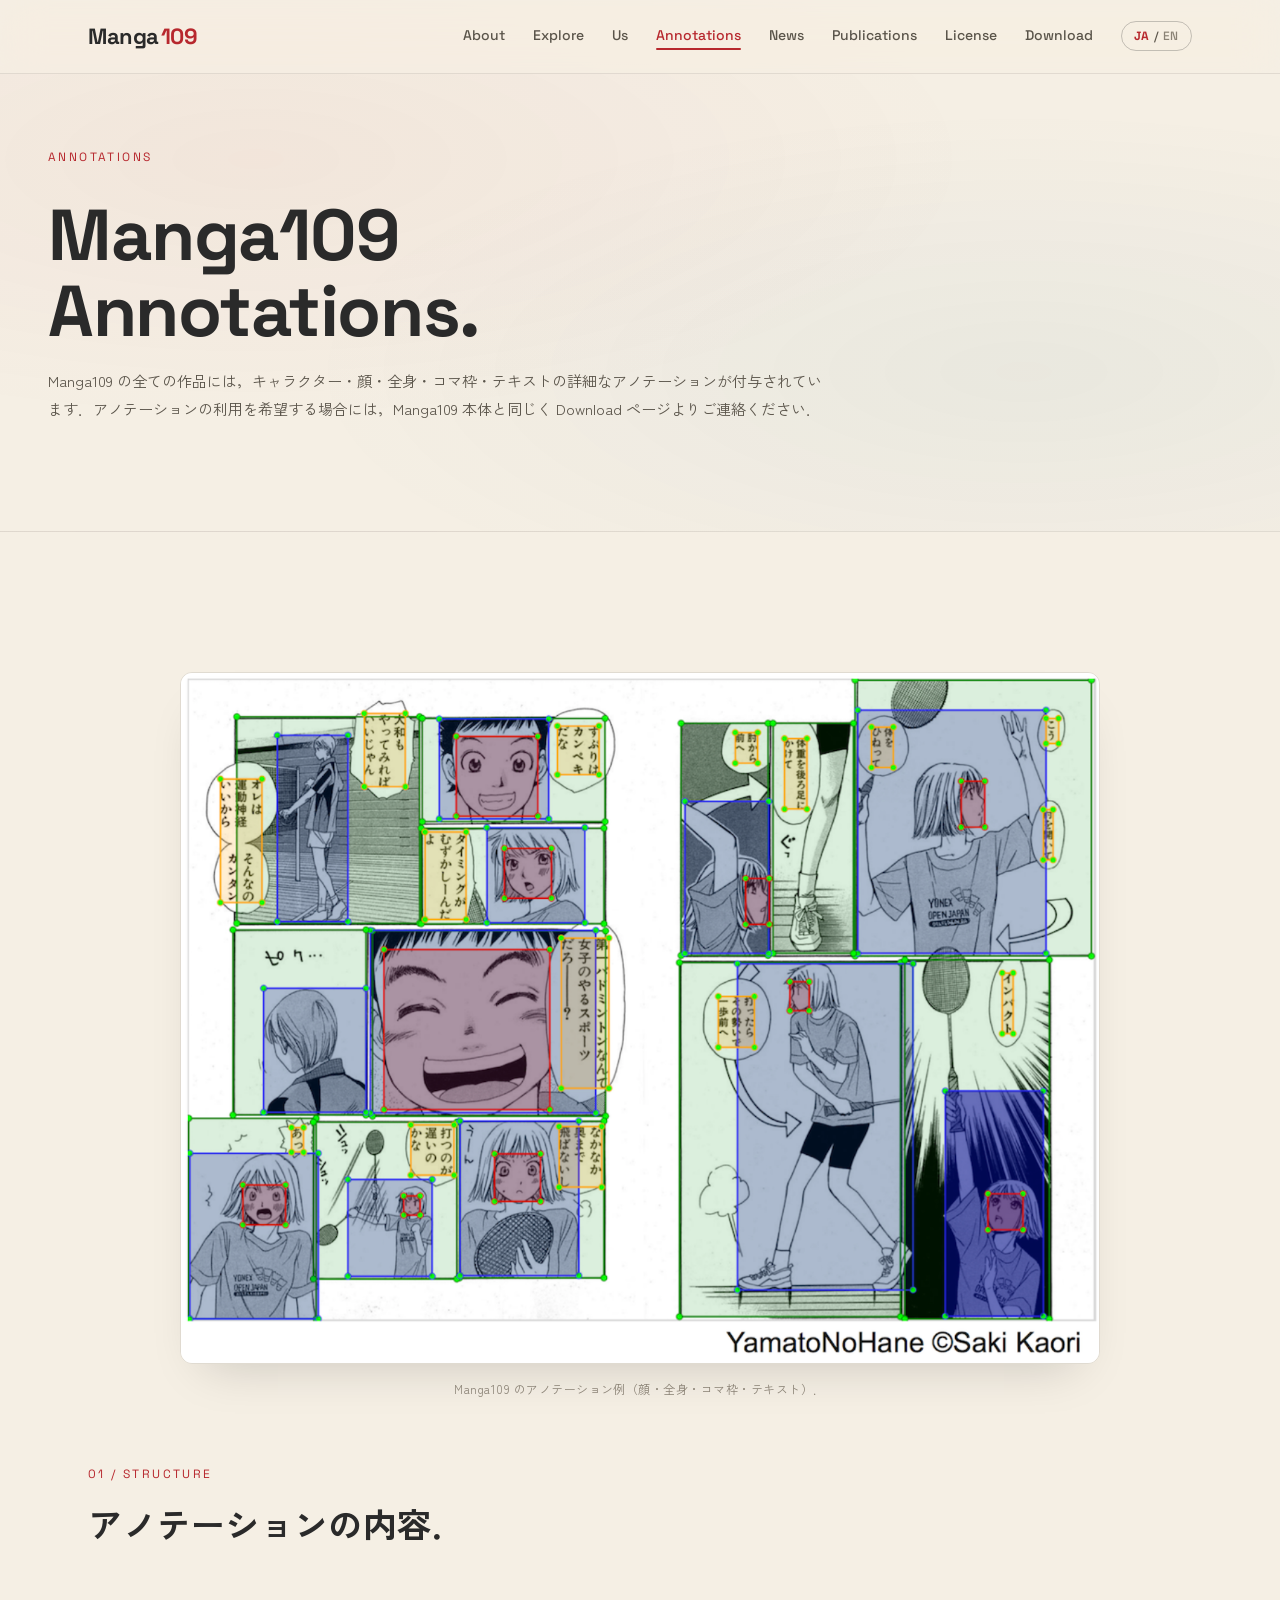
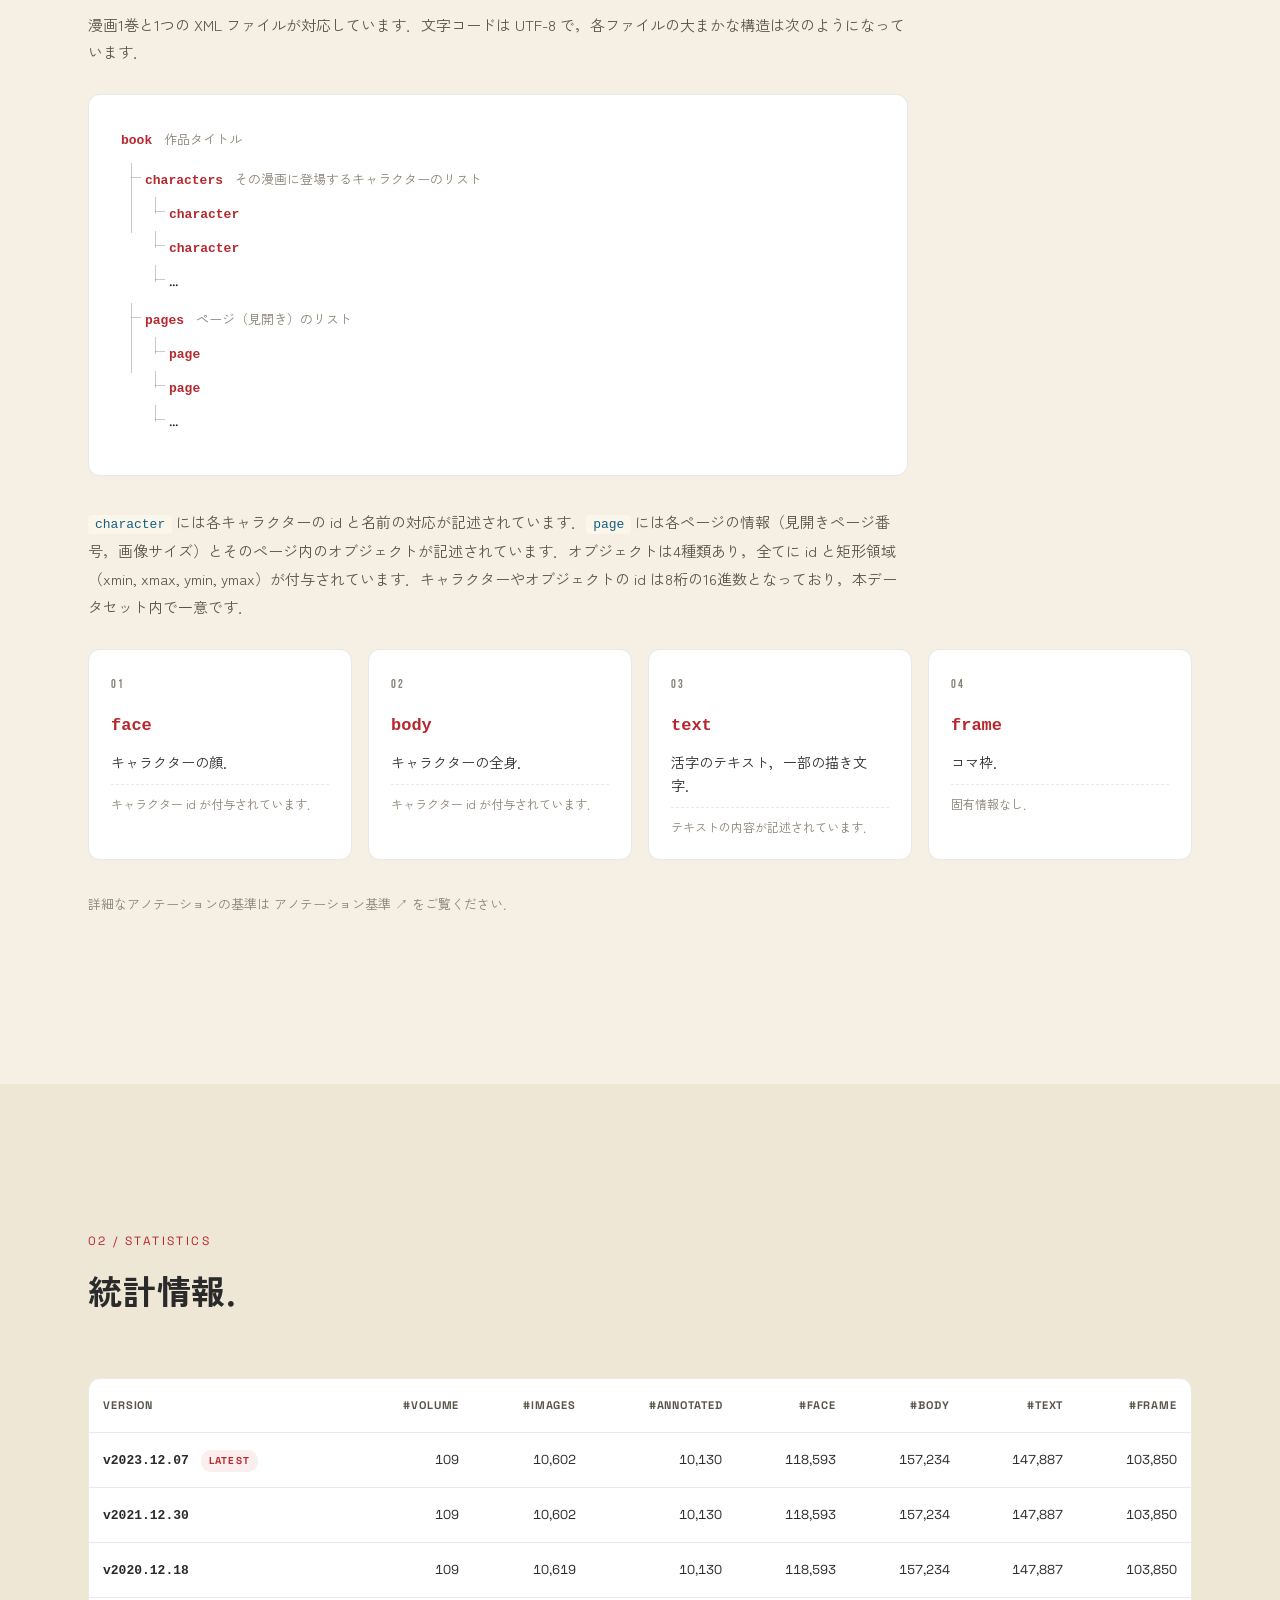
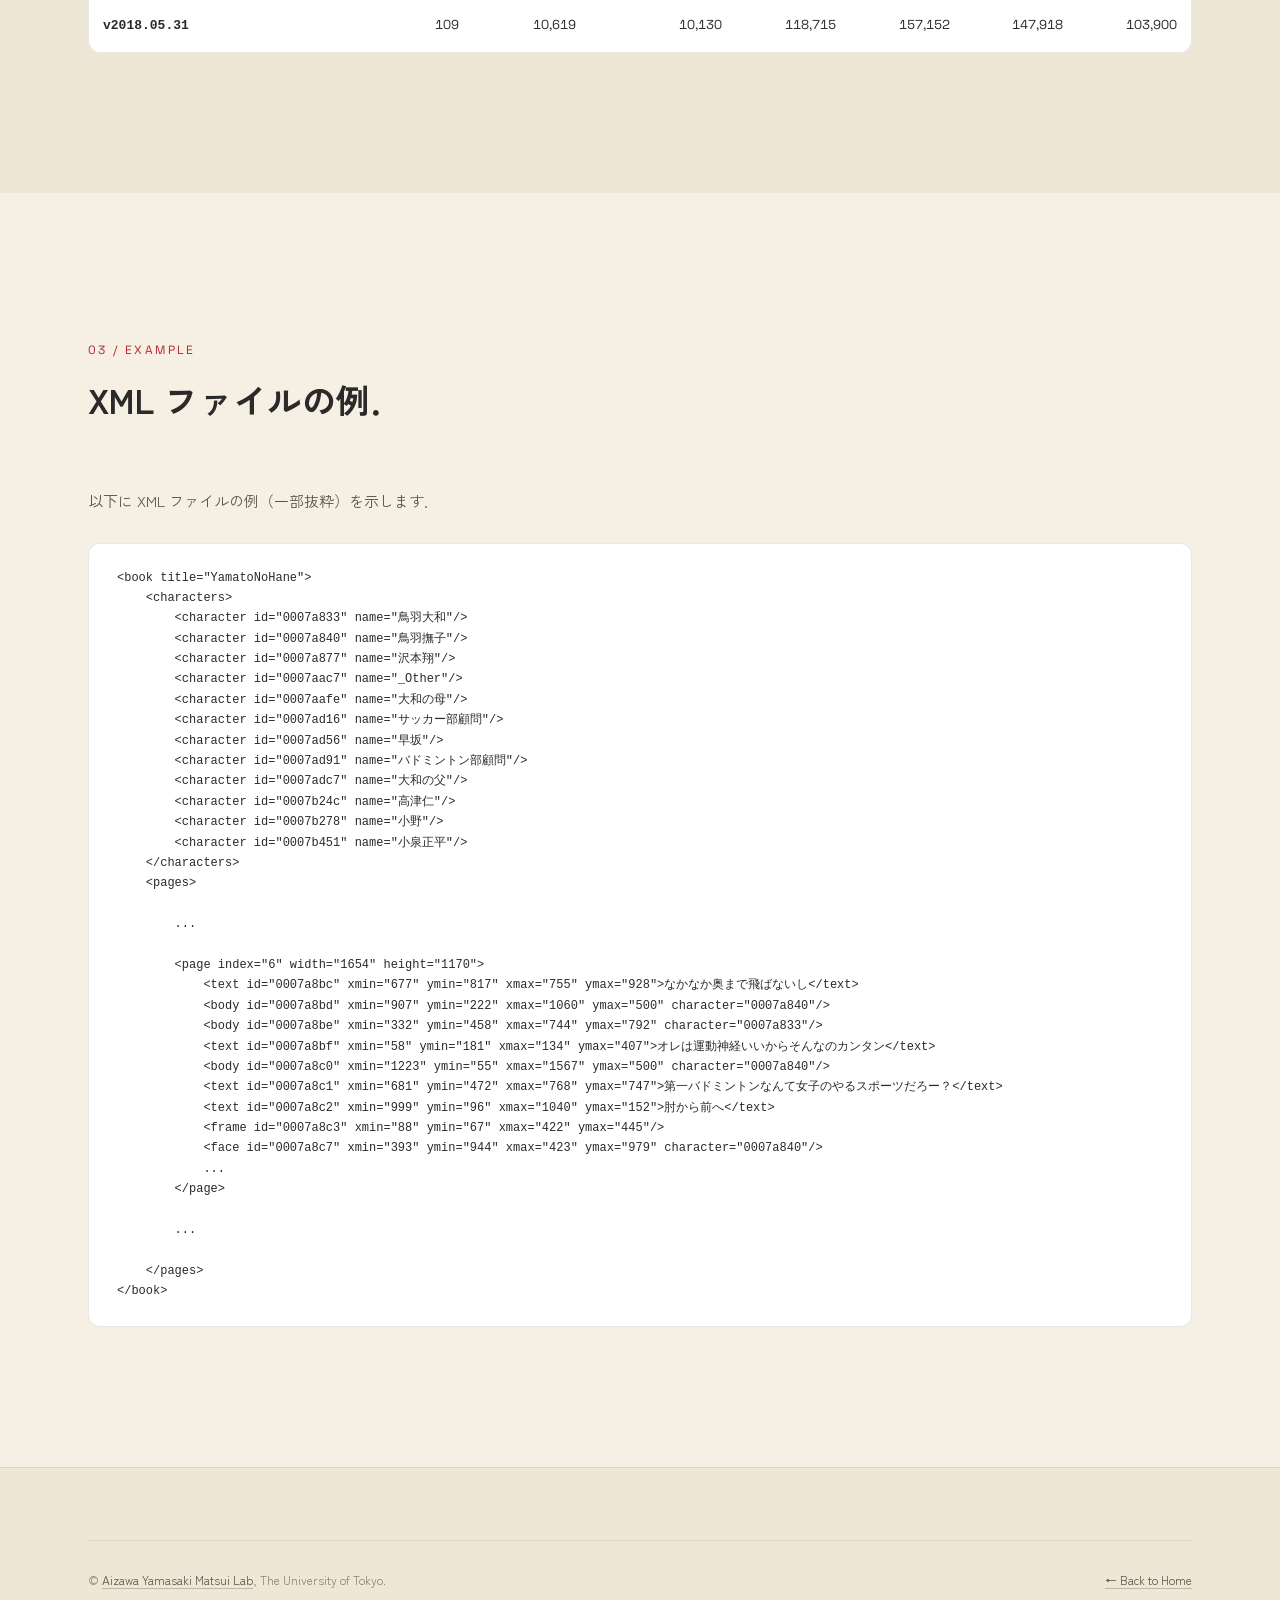
<file: annotations.html>
<!DOCTYPE html>
<html lang="ja">
<head>
<meta charset="UTF-8">
<meta name="viewport" content="width=device-width, initial-scale=1.0">
<title>Annotations — Manga109</title>
<link rel="preconnect" href="https://fonts.googleapis.com">
<link rel="preconnect" href="https://fonts.gstatic.com" crossorigin>
<link href="https://fonts.googleapis.com/css2?family=Zen+Kaku+Gothic+New:wght@300;500;700;900&family=Bebas+Neue&family=Space+Grotesk:wght@400;500;700&display=swap" rel="stylesheet">
<link rel="stylesheet" href="style.css">
</head>
<body>

<!-- Navigation -->
<nav class="nav">
  <div class="nav-inner">
    <a href="index.html" class="nav-logo">
      <span class="logo-mark">Manga<span class="logo-accent">109</span></span>
    </a>
    <ul class="nav-menu">
      <li><a href="index.html#about">About</a></li>
      <li><a href="explore.html">Explore</a></li>
      <li><a href="index.html#us">Us</a></li>
      <li><a href="annotations.html" class="nav-active">Annotations</a></li>
      <li><a href="index.html#news">News</a></li>
      <li><a href="publications.html">Publications</a></li>
      <li><a href="index.html#license">License</a></li>
      <li><a href="index.html#download">Download</a></li>
      <li class="nav-lang"><a href="annotations_en.html"><span class="lang-active">JA</span> / <span class="lang-inactive">EN</span></a></li>
    </ul>
    <button class="nav-toggle" aria-label="menu">
      <span></span><span></span><span></span>
    </button>
  </div>
</nav>

<section class="subpage-hero">
  <div class="container">
    <span class="section-tag">Annotations</span>
    <h1 class="subpage-title">Manga109<br>Annotations.</h1>
    <p class="pub-intro">Manga109 の全ての作品には，キャラクター・顔・全身・コマ枠・テキストの詳細なアノテーションが付与されています．アノテーションの利用を希望する場合には，Manga109 本体と同じく <a href="index.html#download">Download</a> ページよりご連絡ください．</p>
  </div>
</section>

<section class="section section-anno">
  <div class="container">
    <figure class="anno-hero-fig">
      <img src="asset/annotatoin_exp.png" alt="Manga109 アノテーション例">
      <figcaption>Manga109 のアノテーション例（顔・全身・コマ枠・テキスト）．</figcaption>
    </figure>
    <div class="section-head">
      <span class="section-tag">01 / Structure</span>
      <h2 class="section-title">アノテーションの内容．</h2>
    </div>
    <p class="anno-lead">漫画1巻と1つの XML ファイルが対応しています．文字コードは UTF-8 で，各ファイルの大まかな構造は次のようになっています．</p>
    <div class="anno-tree">
      <ul>
        <li><code>book</code><span class="anno-tree-desc">作品タイトル</span>
          <ul>
            <li><code>characters</code><span class="anno-tree-desc">その漫画に登場するキャラクターのリスト</span>
              <ul>
                <li><code>character</code></li>
                <li><code>character</code></li>
                <li class="anno-tree-ellipsis">…</li>
              </ul>
            </li>
            <li><code>pages</code><span class="anno-tree-desc">ページ（見開き）のリスト</span>
              <ul>
                <li><code>page</code></li>
                <li><code>page</code></li>
                <li class="anno-tree-ellipsis">…</li>
              </ul>
            </li>
          </ul>
        </li>
      </ul>
    </div>
    <p class="anno-lead"><code>character</code> には各キャラクターの id と名前の対応が記述されています．<code>page</code> には各ページの情報（見開きページ番号，画像サイズ）とそのページ内のオブジェクトが記述されています．オブジェクトは4種類あり，全てに id と矩形領域（xmin, xmax, ymin, ymax）が付与されています．キャラクターやオブジェクトの id は8桁の16進数となっており，本データセット内で一意です．</p>

    <div class="anno-types">
      <article class="anno-type">
        <div class="anno-type-num">01</div>
        <h4><code>face</code></h4>
        <p>キャラクターの顔．</p>
        <span class="anno-type-extra">キャラクター id が付与されています．</span>
      </article>
      <article class="anno-type">
        <div class="anno-type-num">02</div>
        <h4><code>body</code></h4>
        <p>キャラクターの全身．</p>
        <span class="anno-type-extra">キャラクター id が付与されています．</span>
      </article>
      <article class="anno-type">
        <div class="anno-type-num">03</div>
        <h4><code>text</code></h4>
        <p>活字のテキスト，一部の描き文字．</p>
        <span class="anno-type-extra">テキストの内容が記述されています．</span>
      </article>
      <article class="anno-type">
        <div class="anno-type-num">04</div>
        <h4><code>frame</code></h4>
        <p>コマ枠．</p>
        <span class="anno-type-extra">固有情報なし．</span>
      </article>
    </div>

    <p class="anno-lead anno-lead-muted">詳細なアノテーションの基準は <a href="http://www.manga109.org/docs/annotation_criteria.pdf" target="_blank" rel="noopener">アノテーション基準 ↗</a> をご覧ください．</p>
  </div>
</section>

<section class="section section-anno-stats">
  <div class="container">
    <div class="section-head">
      <span class="section-tag">02 / Statistics</span>
      <h2 class="section-title">統計情報．</h2>
    </div>
    <div class="anno-table-wrap">
      <table class="anno-table">
        <thead>
          <tr>
            <th>Version</th>
            <th class="num">#Volume</th>
            <th class="num">#Images</th>
            <th class="num">#Annotated</th>
            <th class="num">#Face</th>
            <th class="num">#Body</th>
            <th class="num">#Text</th>
            <th class="num">#Frame</th>
          </tr>
        </thead>
        <tbody>
          <tr>
            <td><span class="anno-ver">v2023.12.07</span> <em class="anno-latest">latest</em></td>
            <td class="num">109</td>
            <td class="num">10,602</td>
            <td class="num">10,130</td>
            <td class="num">118,593</td>
            <td class="num">157,234</td>
            <td class="num">147,887</td>
            <td class="num">103,850</td>
          </tr>
          <tr>
            <td><span class="anno-ver">v2021.12.30</span></td>
            <td class="num">109</td>
            <td class="num">10,602</td>
            <td class="num">10,130</td>
            <td class="num">118,593</td>
            <td class="num">157,234</td>
            <td class="num">147,887</td>
            <td class="num">103,850</td>
          </tr>
          <tr>
            <td><span class="anno-ver">v2020.12.18</span></td>
            <td class="num">109</td>
            <td class="num">10,619</td>
            <td class="num">10,130</td>
            <td class="num">118,593</td>
            <td class="num">157,234</td>
            <td class="num">147,887</td>
            <td class="num">103,850</td>
          </tr>
          <tr>
            <td><span class="anno-ver">v2018.05.31</span></td>
            <td class="num">109</td>
            <td class="num">10,619</td>
            <td class="num">10,130</td>
            <td class="num">118,715</td>
            <td class="num">157,152</td>
            <td class="num">147,918</td>
            <td class="num">103,900</td>
          </tr>
        </tbody>
      </table>
    </div>
  </div>
</section>

<section class="section section-anno-xml">
  <div class="container">
    <div class="section-head">
      <span class="section-tag">03 / Example</span>
      <h2 class="section-title">XML ファイルの例．</h2>
    </div>
    <p class="anno-lead">以下に XML ファイルの例（一部抜粋）を示します．</p>
    <pre class="anno-code"><code>&lt;book title="YamatoNoHane"&gt;
    &lt;characters&gt;
        &lt;character id="0007a833" name="鳥羽大和"/&gt;
        &lt;character id="0007a840" name="鳥羽撫子"/&gt;
        &lt;character id="0007a877" name="沢本翔"/&gt;
        &lt;character id="0007aac7" name="_Other"/&gt;
        &lt;character id="0007aafe" name="大和の母"/&gt;
        &lt;character id="0007ad16" name="サッカー部顧問"/&gt;
        &lt;character id="0007ad56" name="早坂"/&gt;
        &lt;character id="0007ad91" name="バドミントン部顧問"/&gt;
        &lt;character id="0007adc7" name="大和の父"/&gt;
        &lt;character id="0007b24c" name="高津仁"/&gt;
        &lt;character id="0007b278" name="小野"/&gt;
        &lt;character id="0007b451" name="小泉正平"/&gt;
    &lt;/characters&gt;
    &lt;pages&gt;

        ...

        &lt;page index="6" width="1654" height="1170"&gt;
            &lt;text id="0007a8bc" xmin="677" ymin="817" xmax="755" ymax="928"&gt;なかなか奥まで飛ばないし&lt;/text&gt;
            &lt;body id="0007a8bd" xmin="907" ymin="222" xmax="1060" ymax="500" character="0007a840"/&gt;
            &lt;body id="0007a8be" xmin="332" ymin="458" xmax="744" ymax="792" character="0007a833"/&gt;
            &lt;text id="0007a8bf" xmin="58" ymin="181" xmax="134" ymax="407"&gt;オレは運動神経いいからそんなのカンタン&lt;/text&gt;
            &lt;body id="0007a8c0" xmin="1223" ymin="55" xmax="1567" ymax="500" character="0007a840"/&gt;
            &lt;text id="0007a8c1" xmin="681" ymin="472" xmax="768" ymax="747"&gt;第一バドミントンなんて女子のやるスポーツだろー？&lt;/text&gt;
            &lt;text id="0007a8c2" xmin="999" ymin="96" xmax="1040" ymax="152"&gt;肘から前へ&lt;/text&gt;
            &lt;frame id="0007a8c3" xmin="88" ymin="67" xmax="422" ymax="445"/&gt;
            &lt;face id="0007a8c7" xmin="393" ymin="944" xmax="423" ymax="979" character="0007a840"/&gt;
            ...
        &lt;/page&gt;

        ...

    &lt;/pages&gt;
&lt;/book&gt;</code></pre>
  </div>
</section>

<!-- Footer -->
<footer class="footer">
  <div class="container">
    <div class="footer-bottom">
      <p>© <a href="https://www.hal.t.u-tokyo.ac.jp/lab/" target="_blank" rel="noopener">Aizawa Yamasaki Matsui Lab</a>, The University of Tokyo.</p>
      <p><a href="index.html">← Back to Home</a></p>
    </div>
  </div>
</footer>

</body>
</html>
</file>
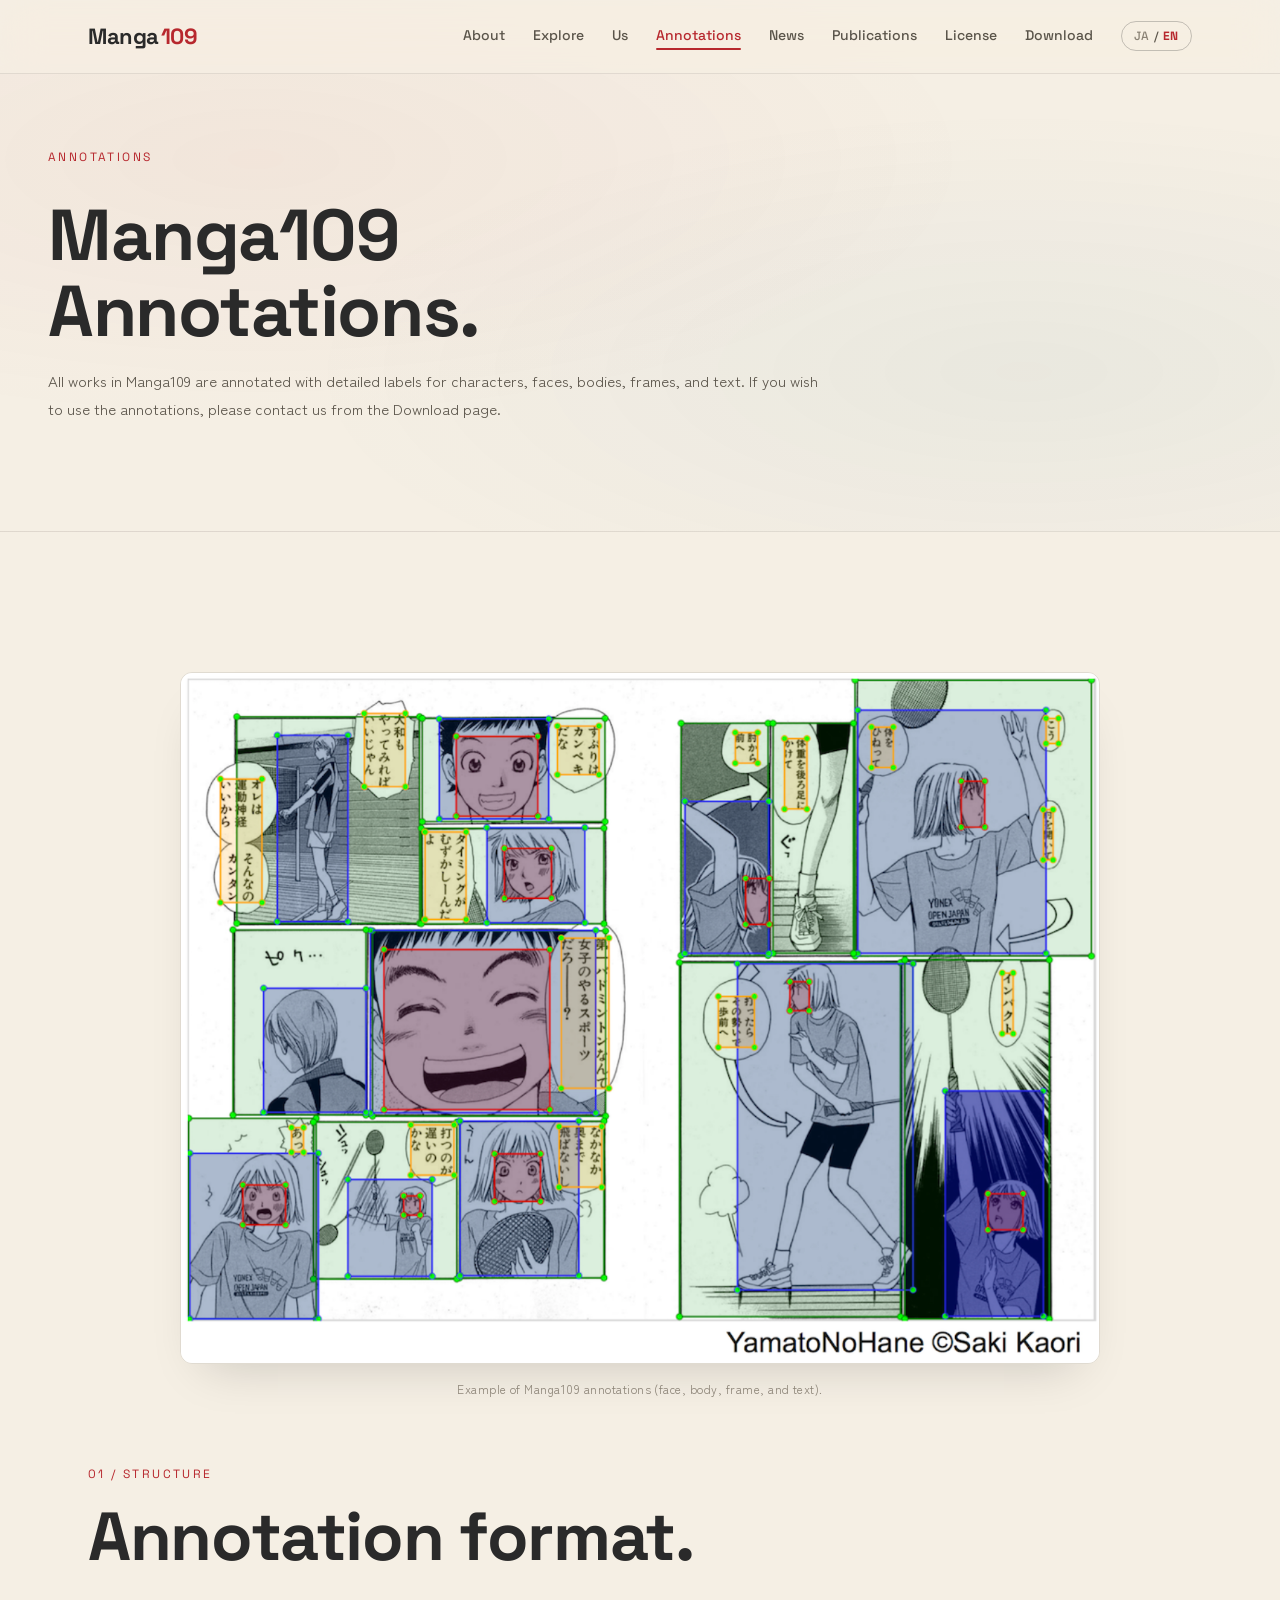
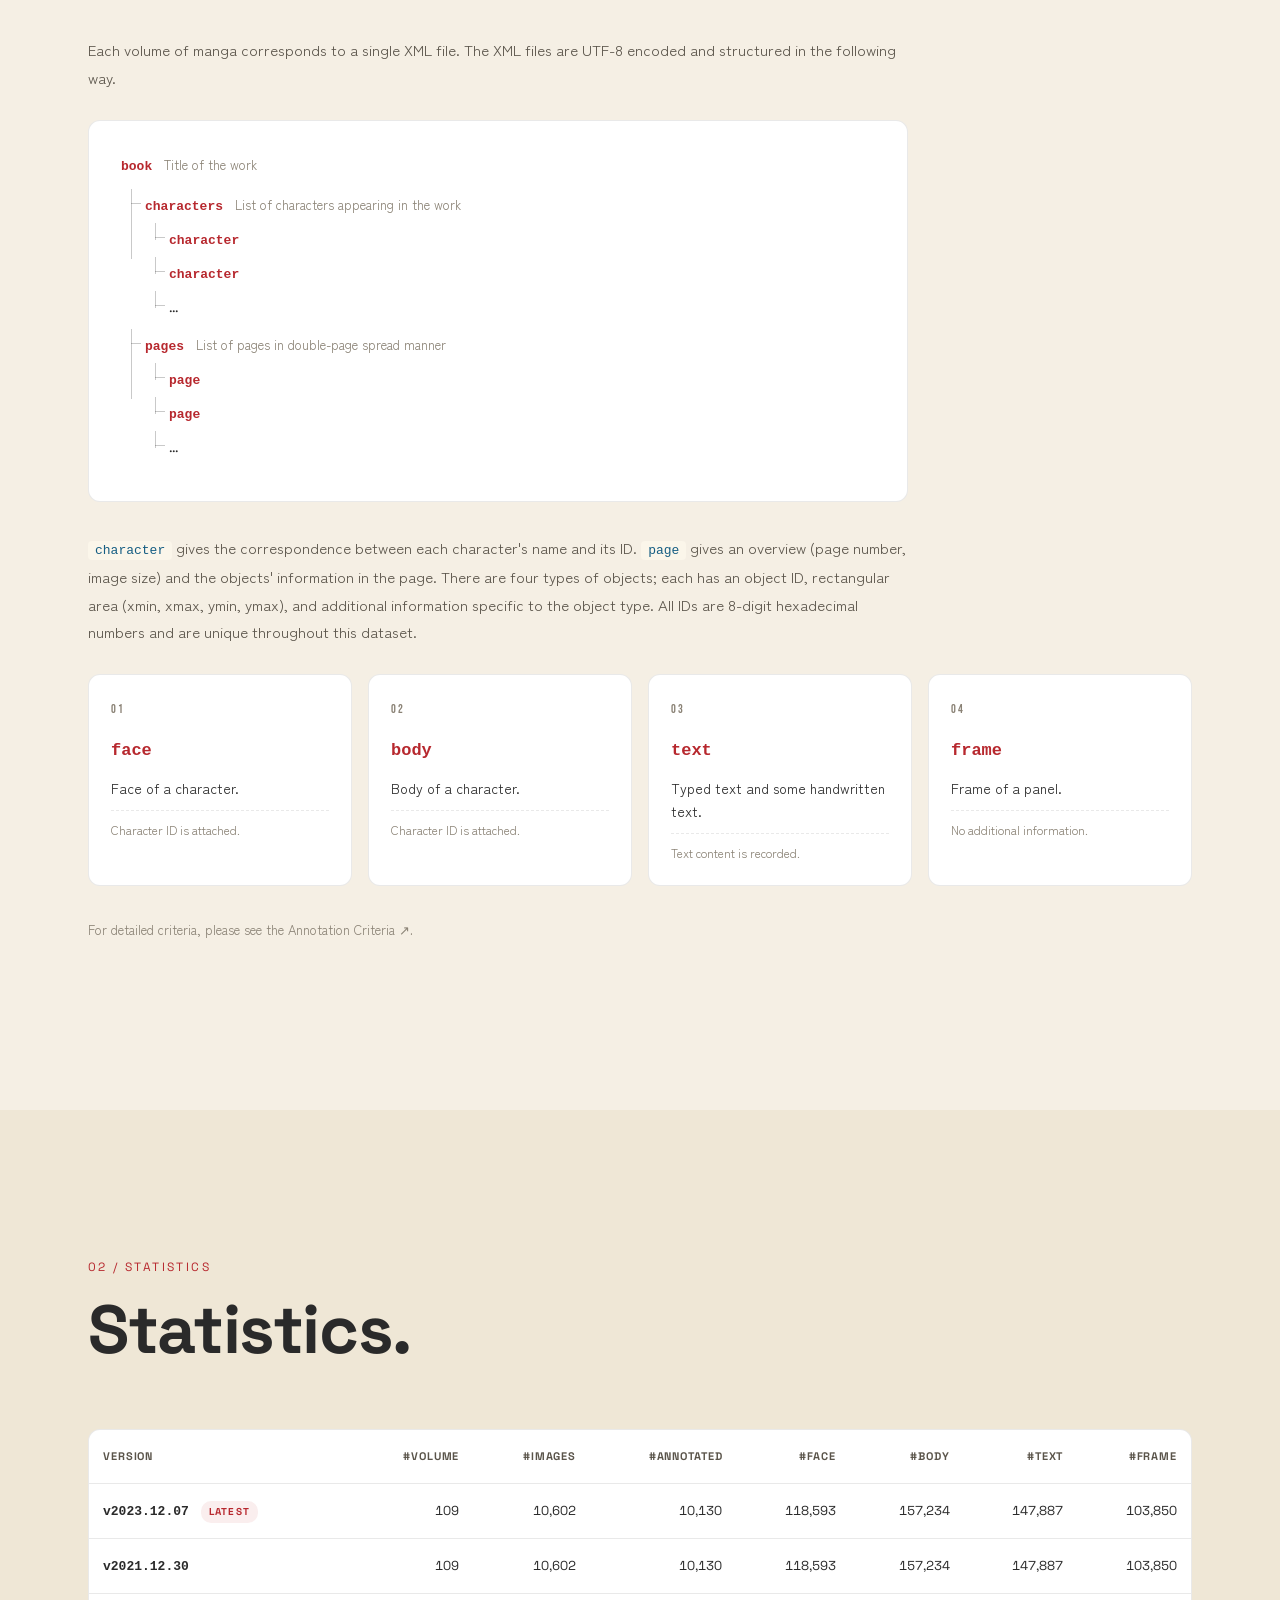
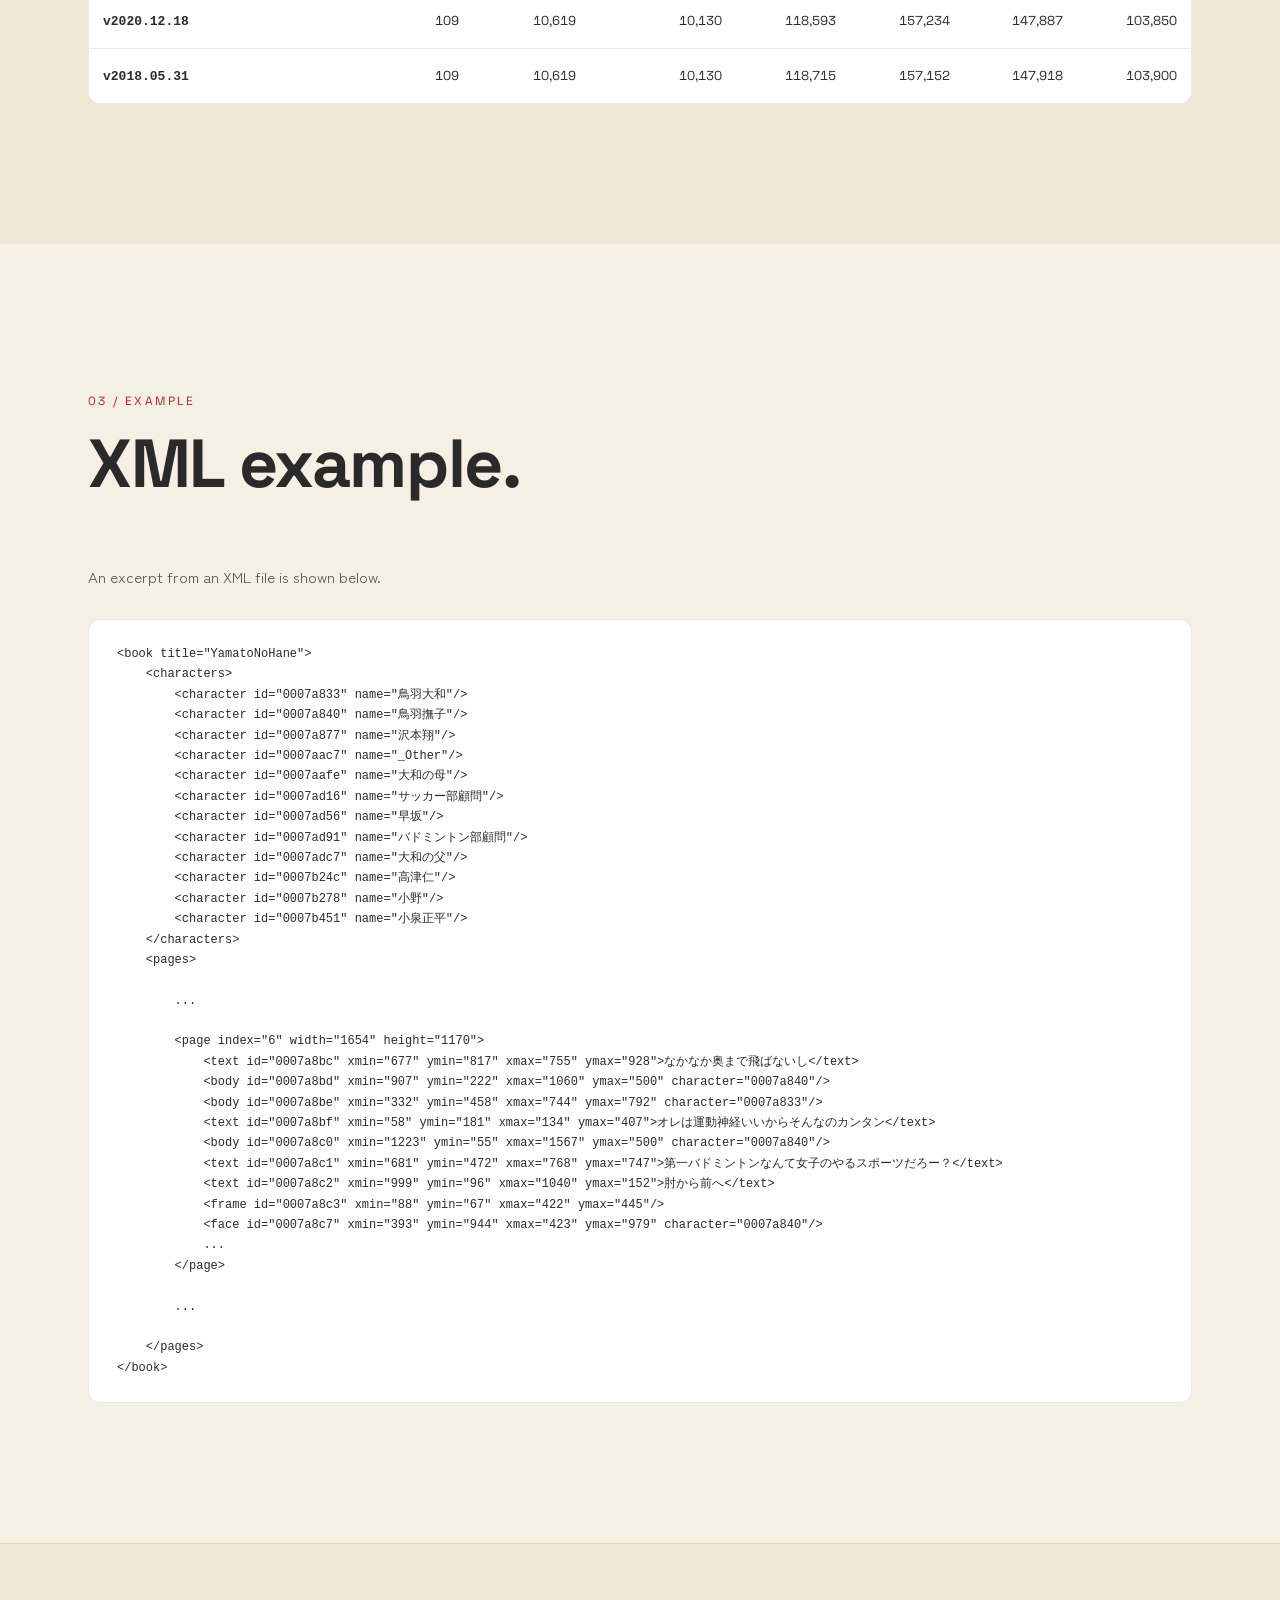
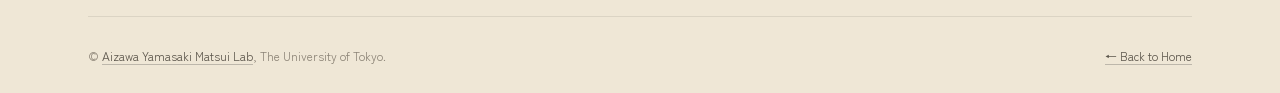
<file: annotations_en.html>
<!DOCTYPE html>
<html lang="en">
<head>
<meta charset="UTF-8">
<meta name="viewport" content="width=device-width, initial-scale=1.0">
<title>Annotations — Manga109</title>
<link rel="preconnect" href="https://fonts.googleapis.com">
<link rel="preconnect" href="https://fonts.gstatic.com" crossorigin>
<link href="https://fonts.googleapis.com/css2?family=Zen+Kaku+Gothic+New:wght@300;500;700;900&family=Bebas+Neue&family=Space+Grotesk:wght@400;500;700&display=swap" rel="stylesheet">
<link rel="stylesheet" href="style.css">
</head>
<body>

<!-- Navigation -->
<nav class="nav">
  <div class="nav-inner">
    <a href="en.html" class="nav-logo">
      <span class="logo-mark">Manga<span class="logo-accent">109</span></span>
    </a>
    <ul class="nav-menu">
      <li><a href="en.html#about">About</a></li>
      <li><a href="explore_en.html">Explore</a></li>
      <li><a href="en.html#us">Us</a></li>
      <li><a href="annotations_en.html" class="nav-active">Annotations</a></li>
      <li><a href="en.html#news">News</a></li>
      <li><a href="publications_en.html">Publications</a></li>
      <li><a href="en.html#license">License</a></li>
      <li><a href="en.html#download">Download</a></li>
      <li class="nav-lang"><a href="annotations.html"><span class="lang-inactive">JA</span> / <span class="lang-active">EN</span></a></li>
    </ul>
    <button class="nav-toggle" aria-label="menu">
      <span></span><span></span><span></span>
    </button>
  </div>
</nav>

<section class="subpage-hero">
  <div class="container">
    <span class="section-tag">Annotations</span>
    <h1 class="subpage-title">Manga109<br>Annotations.</h1>
    <p class="pub-intro">All works in Manga109 are annotated with detailed labels for characters, faces, bodies, frames, and text. If you wish to use the annotations, please contact us from the <a href="en.html#download">Download</a> page.</p>
  </div>
</section>

<section class="section section-anno">
  <div class="container">
    <figure class="anno-hero-fig">
      <img src="asset/annotatoin_exp.png" alt="Example of Manga109 annotations">
      <figcaption>Example of Manga109 annotations (face, body, frame, and text).</figcaption>
    </figure>
    <div class="section-head">
      <span class="section-tag">01 / Structure</span>
      <h2 class="section-title">Annotation format.</h2>
    </div>
    <p class="anno-lead">Each volume of manga corresponds to a single XML file. The XML files are UTF-8 encoded and structured in the following way.</p>
    <div class="anno-tree">
      <ul>
        <li><code>book</code><span class="anno-tree-desc">Title of the work</span>
          <ul>
            <li><code>characters</code><span class="anno-tree-desc">List of characters appearing in the work</span>
              <ul>
                <li><code>character</code></li>
                <li><code>character</code></li>
                <li class="anno-tree-ellipsis">…</li>
              </ul>
            </li>
            <li><code>pages</code><span class="anno-tree-desc">List of pages in double-page spread manner</span>
              <ul>
                <li><code>page</code></li>
                <li><code>page</code></li>
                <li class="anno-tree-ellipsis">…</li>
              </ul>
            </li>
          </ul>
        </li>
      </ul>
    </div>
    <p class="anno-lead"><code>character</code> gives the correspondence between each character's name and its ID. <code>page</code> gives an overview (page number, image size) and the objects' information in the page. There are four types of objects; each has an object ID, rectangular area (xmin, xmax, ymin, ymax), and additional information specific to the object type. All IDs are 8-digit hexadecimal numbers and are unique throughout this dataset.</p>

    <div class="anno-types">
      <article class="anno-type">
        <div class="anno-type-num">01</div>
        <h4><code>face</code></h4>
        <p>Face of a character.</p>
        <span class="anno-type-extra">Character ID is attached.</span>
      </article>
      <article class="anno-type">
        <div class="anno-type-num">02</div>
        <h4><code>body</code></h4>
        <p>Body of a character.</p>
        <span class="anno-type-extra">Character ID is attached.</span>
      </article>
      <article class="anno-type">
        <div class="anno-type-num">03</div>
        <h4><code>text</code></h4>
        <p>Typed text and some handwritten text.</p>
        <span class="anno-type-extra">Text content is recorded.</span>
      </article>
      <article class="anno-type">
        <div class="anno-type-num">04</div>
        <h4><code>frame</code></h4>
        <p>Frame of a panel.</p>
        <span class="anno-type-extra">No additional information.</span>
      </article>
    </div>

    <p class="anno-lead anno-lead-muted">For detailed criteria, please see the <a href="http://www.manga109.org/docs/annotation_criteria.pdf" target="_blank" rel="noopener">Annotation Criteria ↗</a>.</p>
  </div>
</section>

<section class="section section-anno-stats">
  <div class="container">
    <div class="section-head">
      <span class="section-tag">02 / Statistics</span>
      <h2 class="section-title">Statistics.</h2>
    </div>
    <div class="anno-table-wrap">
      <table class="anno-table">
        <thead>
          <tr>
            <th>Version</th>
            <th class="num">#Volume</th>
            <th class="num">#Images</th>
            <th class="num">#Annotated</th>
            <th class="num">#Face</th>
            <th class="num">#Body</th>
            <th class="num">#Text</th>
            <th class="num">#Frame</th>
          </tr>
        </thead>
        <tbody>
          <tr>
            <td><span class="anno-ver">v2023.12.07</span> <em class="anno-latest">latest</em></td>
            <td class="num">109</td>
            <td class="num">10,602</td>
            <td class="num">10,130</td>
            <td class="num">118,593</td>
            <td class="num">157,234</td>
            <td class="num">147,887</td>
            <td class="num">103,850</td>
          </tr>
          <tr>
            <td><span class="anno-ver">v2021.12.30</span></td>
            <td class="num">109</td>
            <td class="num">10,602</td>
            <td class="num">10,130</td>
            <td class="num">118,593</td>
            <td class="num">157,234</td>
            <td class="num">147,887</td>
            <td class="num">103,850</td>
          </tr>
          <tr>
            <td><span class="anno-ver">v2020.12.18</span></td>
            <td class="num">109</td>
            <td class="num">10,619</td>
            <td class="num">10,130</td>
            <td class="num">118,593</td>
            <td class="num">157,234</td>
            <td class="num">147,887</td>
            <td class="num">103,850</td>
          </tr>
          <tr>
            <td><span class="anno-ver">v2018.05.31</span></td>
            <td class="num">109</td>
            <td class="num">10,619</td>
            <td class="num">10,130</td>
            <td class="num">118,715</td>
            <td class="num">157,152</td>
            <td class="num">147,918</td>
            <td class="num">103,900</td>
          </tr>
        </tbody>
      </table>
    </div>
  </div>
</section>

<section class="section section-anno-xml">
  <div class="container">
    <div class="section-head">
      <span class="section-tag">03 / Example</span>
      <h2 class="section-title">XML example.</h2>
    </div>
    <p class="anno-lead">An excerpt from an XML file is shown below.</p>
    <pre class="anno-code"><code>&lt;book title="YamatoNoHane"&gt;
    &lt;characters&gt;
        &lt;character id="0007a833" name="鳥羽大和"/&gt;
        &lt;character id="0007a840" name="鳥羽撫子"/&gt;
        &lt;character id="0007a877" name="沢本翔"/&gt;
        &lt;character id="0007aac7" name="_Other"/&gt;
        &lt;character id="0007aafe" name="大和の母"/&gt;
        &lt;character id="0007ad16" name="サッカー部顧問"/&gt;
        &lt;character id="0007ad56" name="早坂"/&gt;
        &lt;character id="0007ad91" name="バドミントン部顧問"/&gt;
        &lt;character id="0007adc7" name="大和の父"/&gt;
        &lt;character id="0007b24c" name="高津仁"/&gt;
        &lt;character id="0007b278" name="小野"/&gt;
        &lt;character id="0007b451" name="小泉正平"/&gt;
    &lt;/characters&gt;
    &lt;pages&gt;

        ...

        &lt;page index="6" width="1654" height="1170"&gt;
            &lt;text id="0007a8bc" xmin="677" ymin="817" xmax="755" ymax="928"&gt;なかなか奥まで飛ばないし&lt;/text&gt;
            &lt;body id="0007a8bd" xmin="907" ymin="222" xmax="1060" ymax="500" character="0007a840"/&gt;
            &lt;body id="0007a8be" xmin="332" ymin="458" xmax="744" ymax="792" character="0007a833"/&gt;
            &lt;text id="0007a8bf" xmin="58" ymin="181" xmax="134" ymax="407"&gt;オレは運動神経いいからそんなのカンタン&lt;/text&gt;
            &lt;body id="0007a8c0" xmin="1223" ymin="55" xmax="1567" ymax="500" character="0007a840"/&gt;
            &lt;text id="0007a8c1" xmin="681" ymin="472" xmax="768" ymax="747"&gt;第一バドミントンなんて女子のやるスポーツだろー？&lt;/text&gt;
            &lt;text id="0007a8c2" xmin="999" ymin="96" xmax="1040" ymax="152"&gt;肘から前へ&lt;/text&gt;
            &lt;frame id="0007a8c3" xmin="88" ymin="67" xmax="422" ymax="445"/&gt;
            &lt;face id="0007a8c7" xmin="393" ymin="944" xmax="423" ymax="979" character="0007a840"/&gt;
            ...
        &lt;/page&gt;

        ...

    &lt;/pages&gt;
&lt;/book&gt;</code></pre>
  </div>
</section>

<!-- Footer -->
<footer class="footer">
  <div class="container">
    <div class="footer-bottom">
      <p>© <a href="https://www.hal.t.u-tokyo.ac.jp/lab/" target="_blank" rel="noopener">Aizawa Yamasaki Matsui Lab</a>, The University of Tokyo.</p>
      <p><a href="en.html">← Back to Home</a></p>
    </div>
  </div>
</footer>

</body>
</html>
</file>
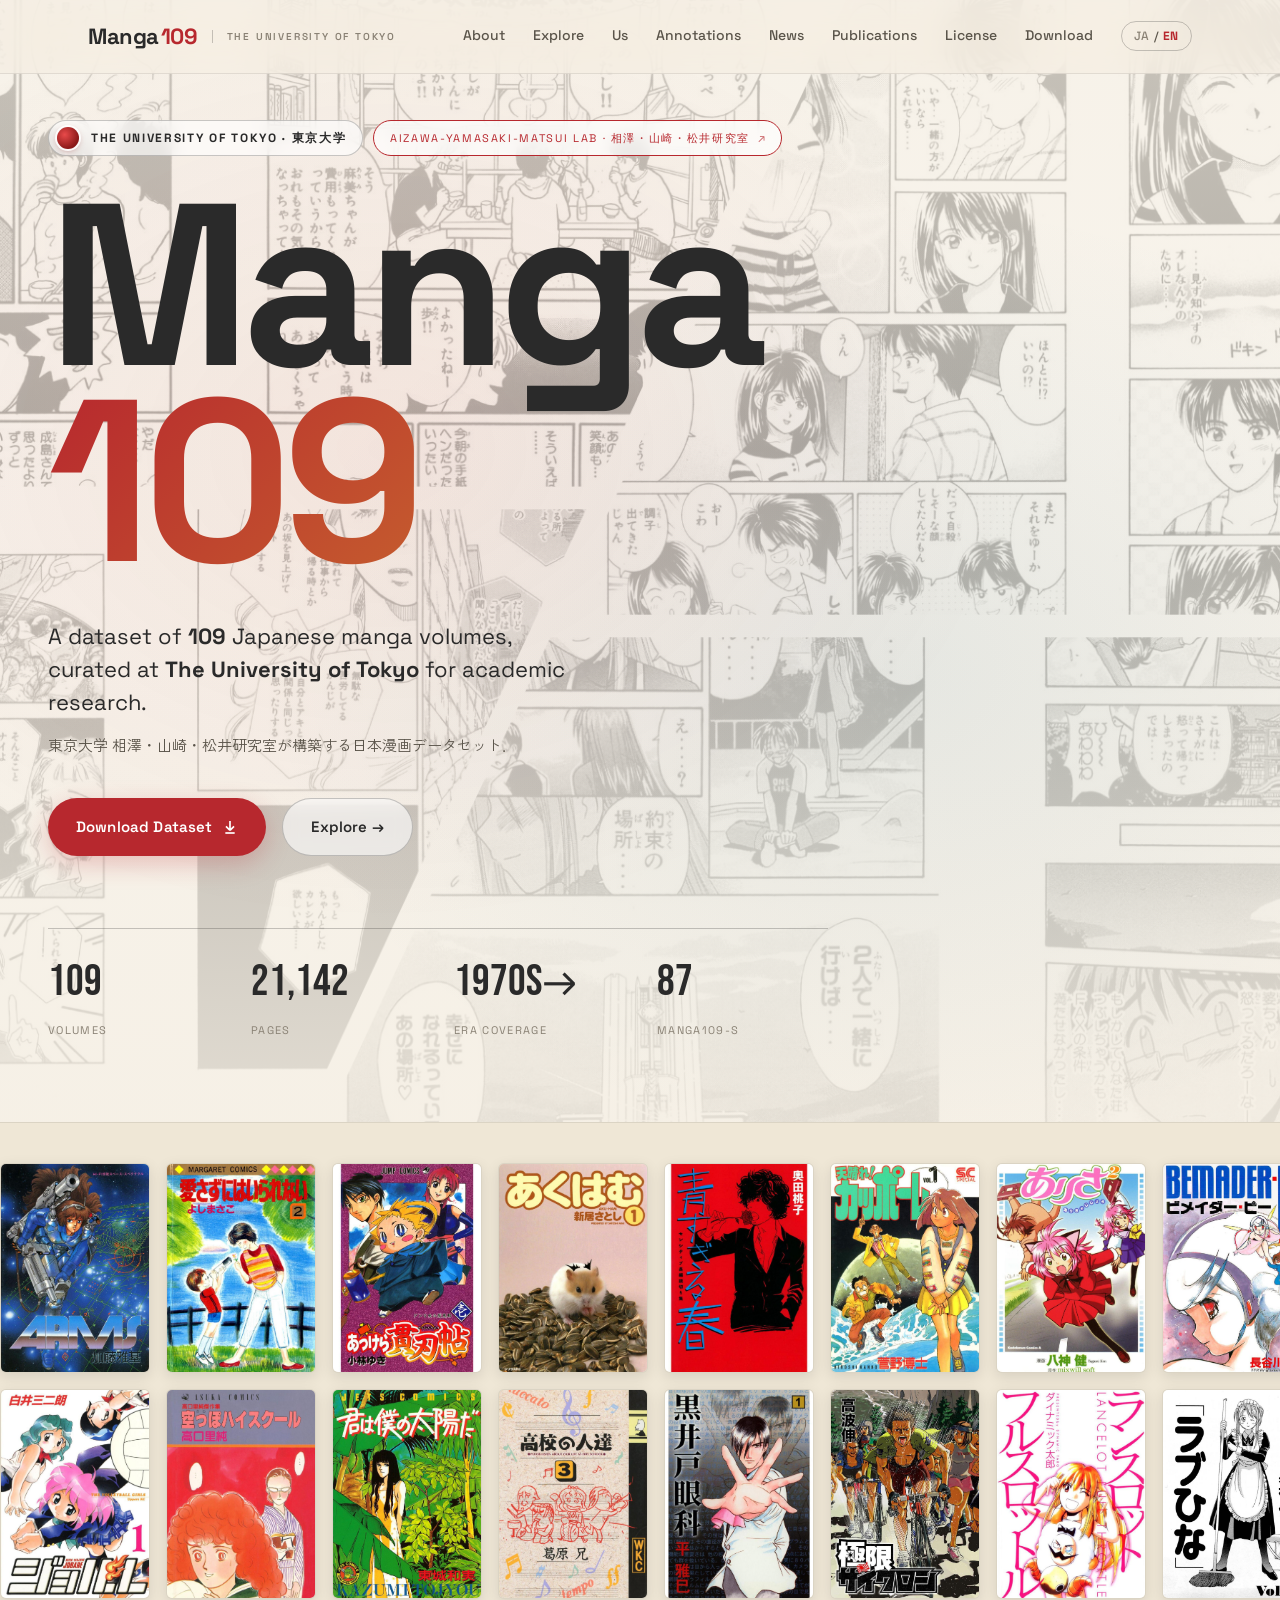
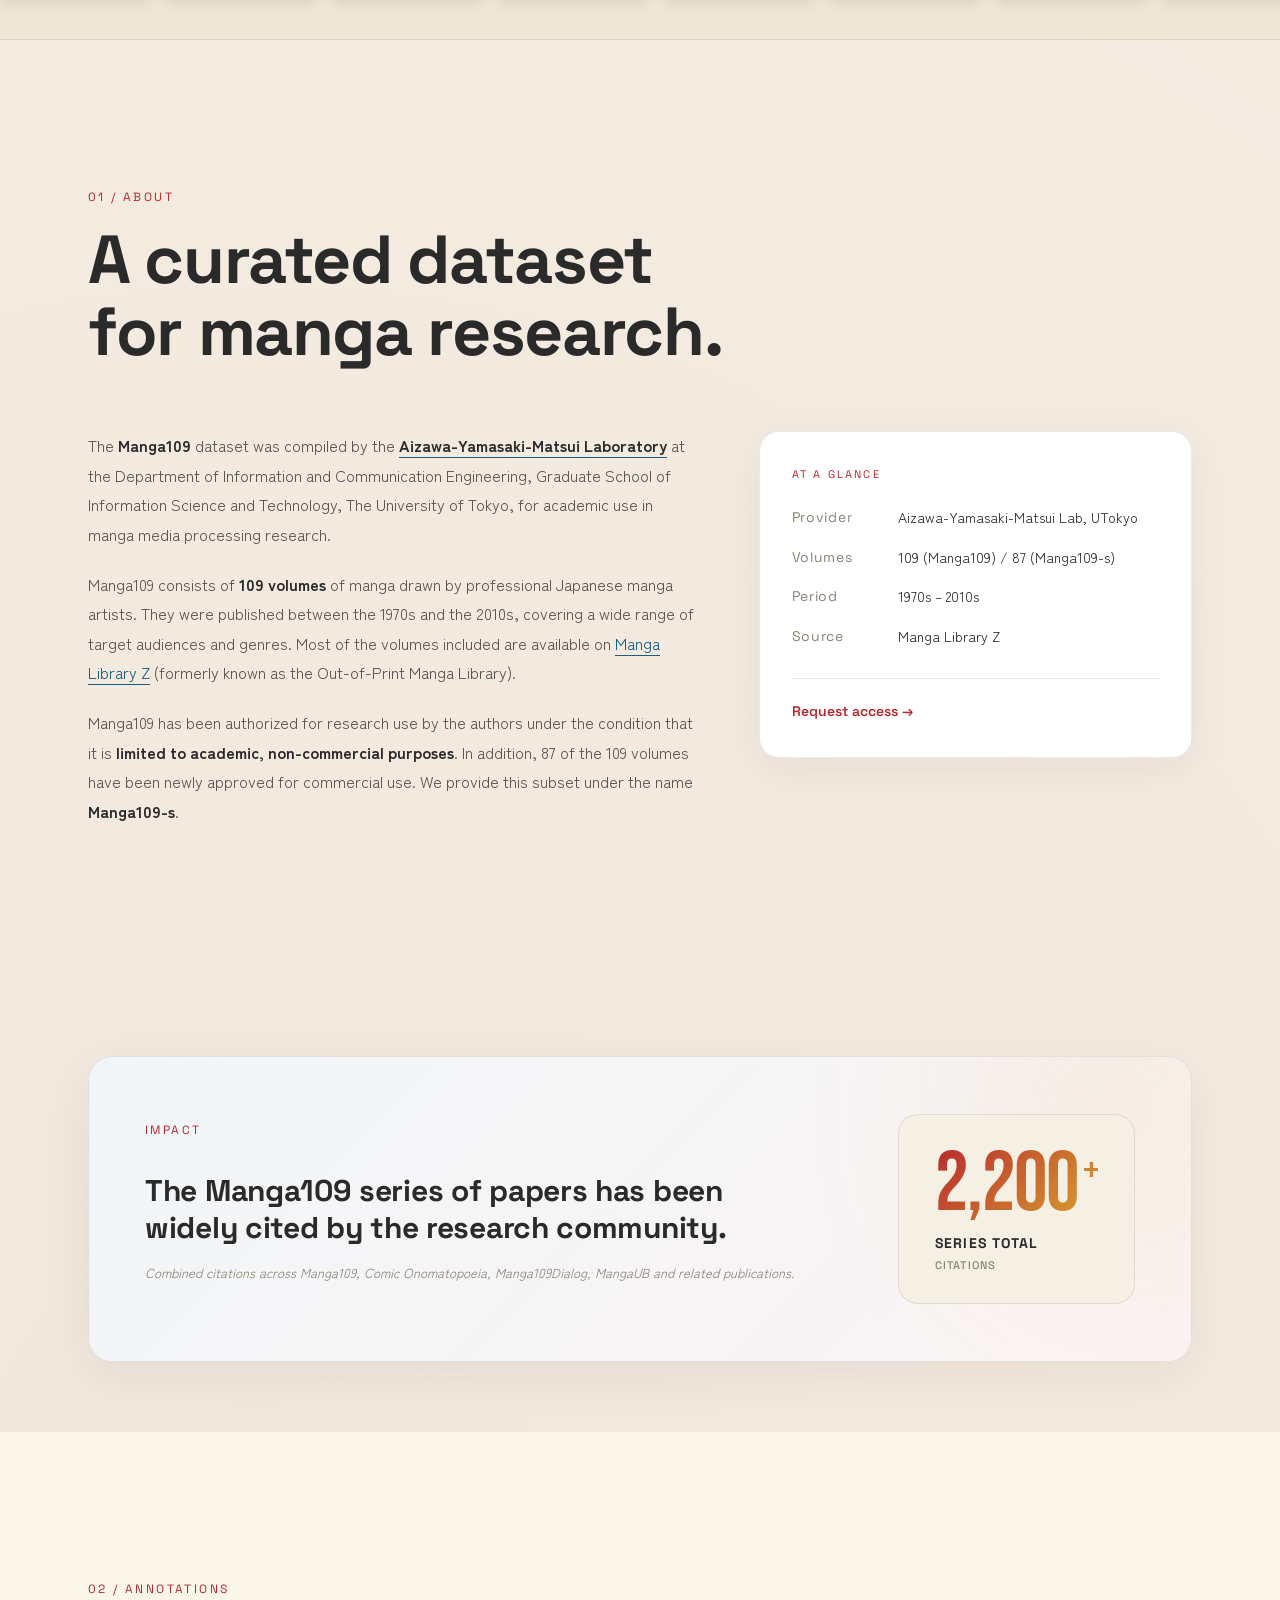
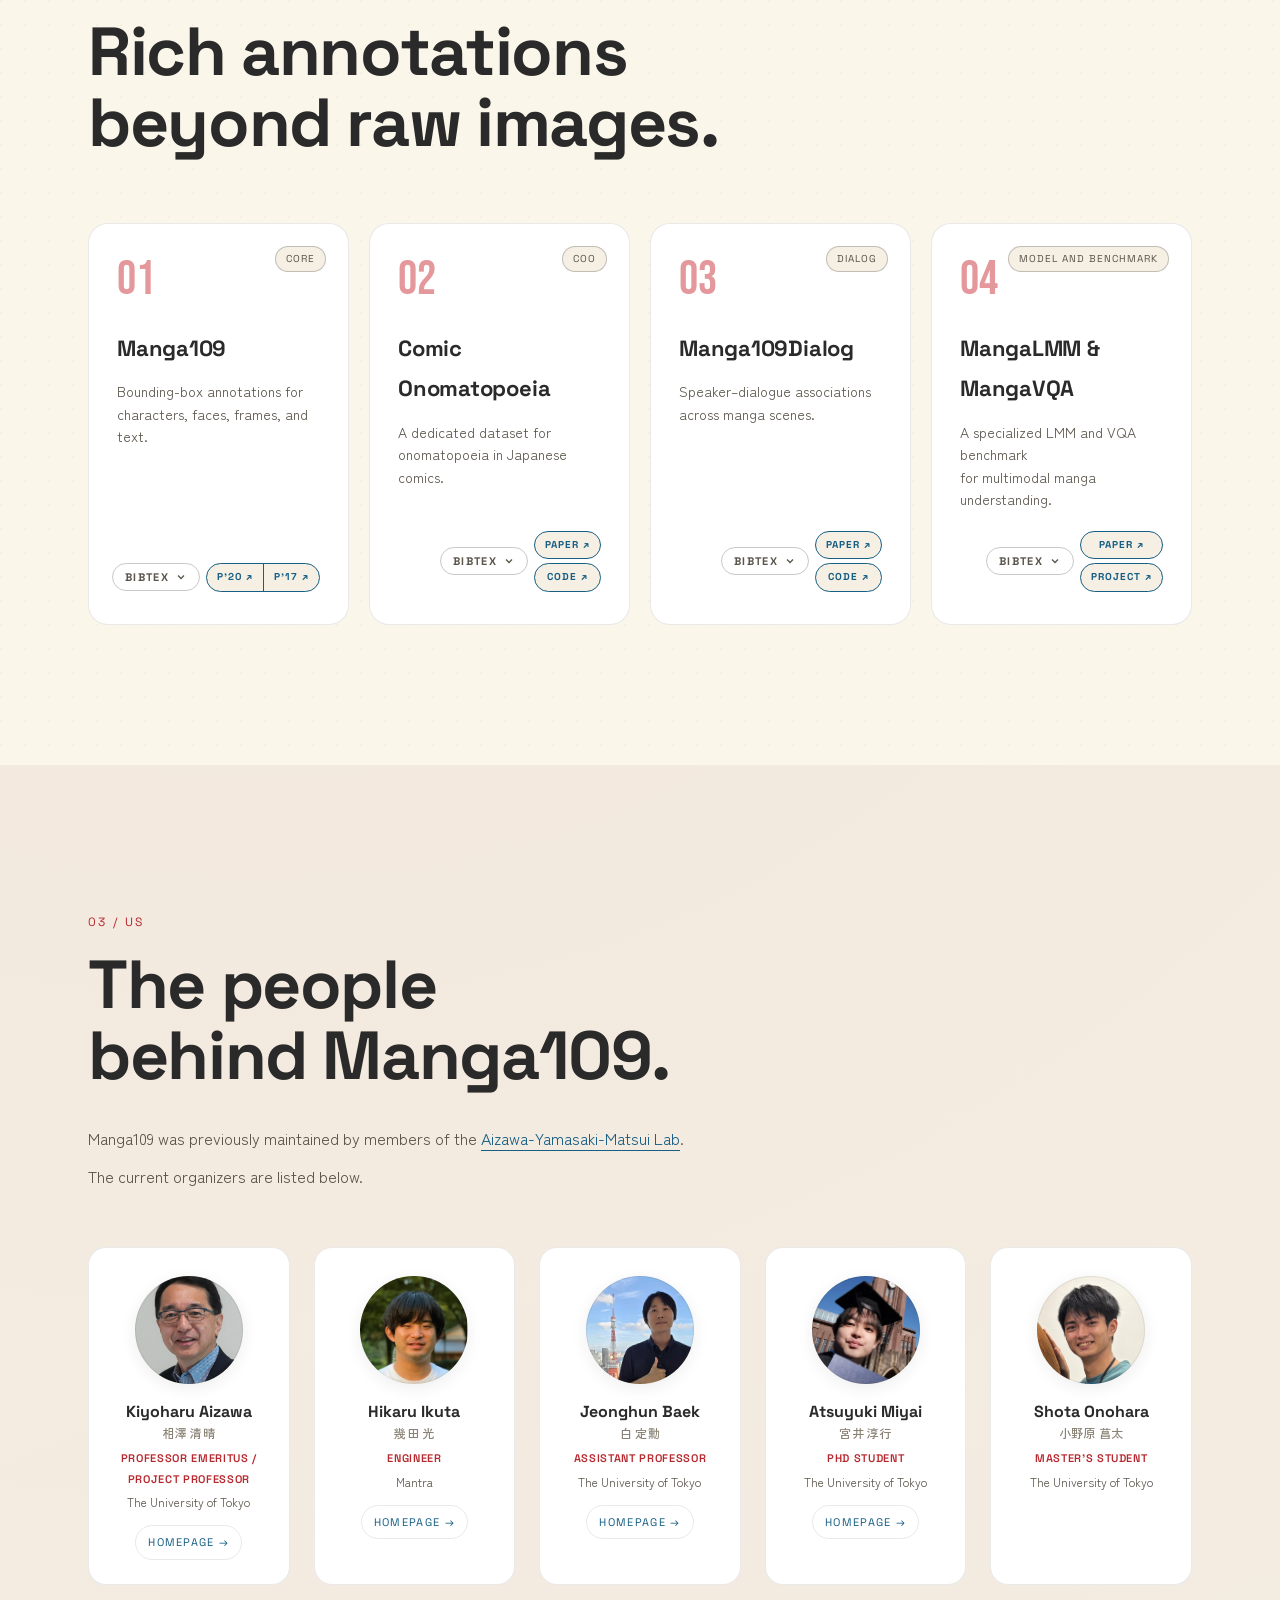
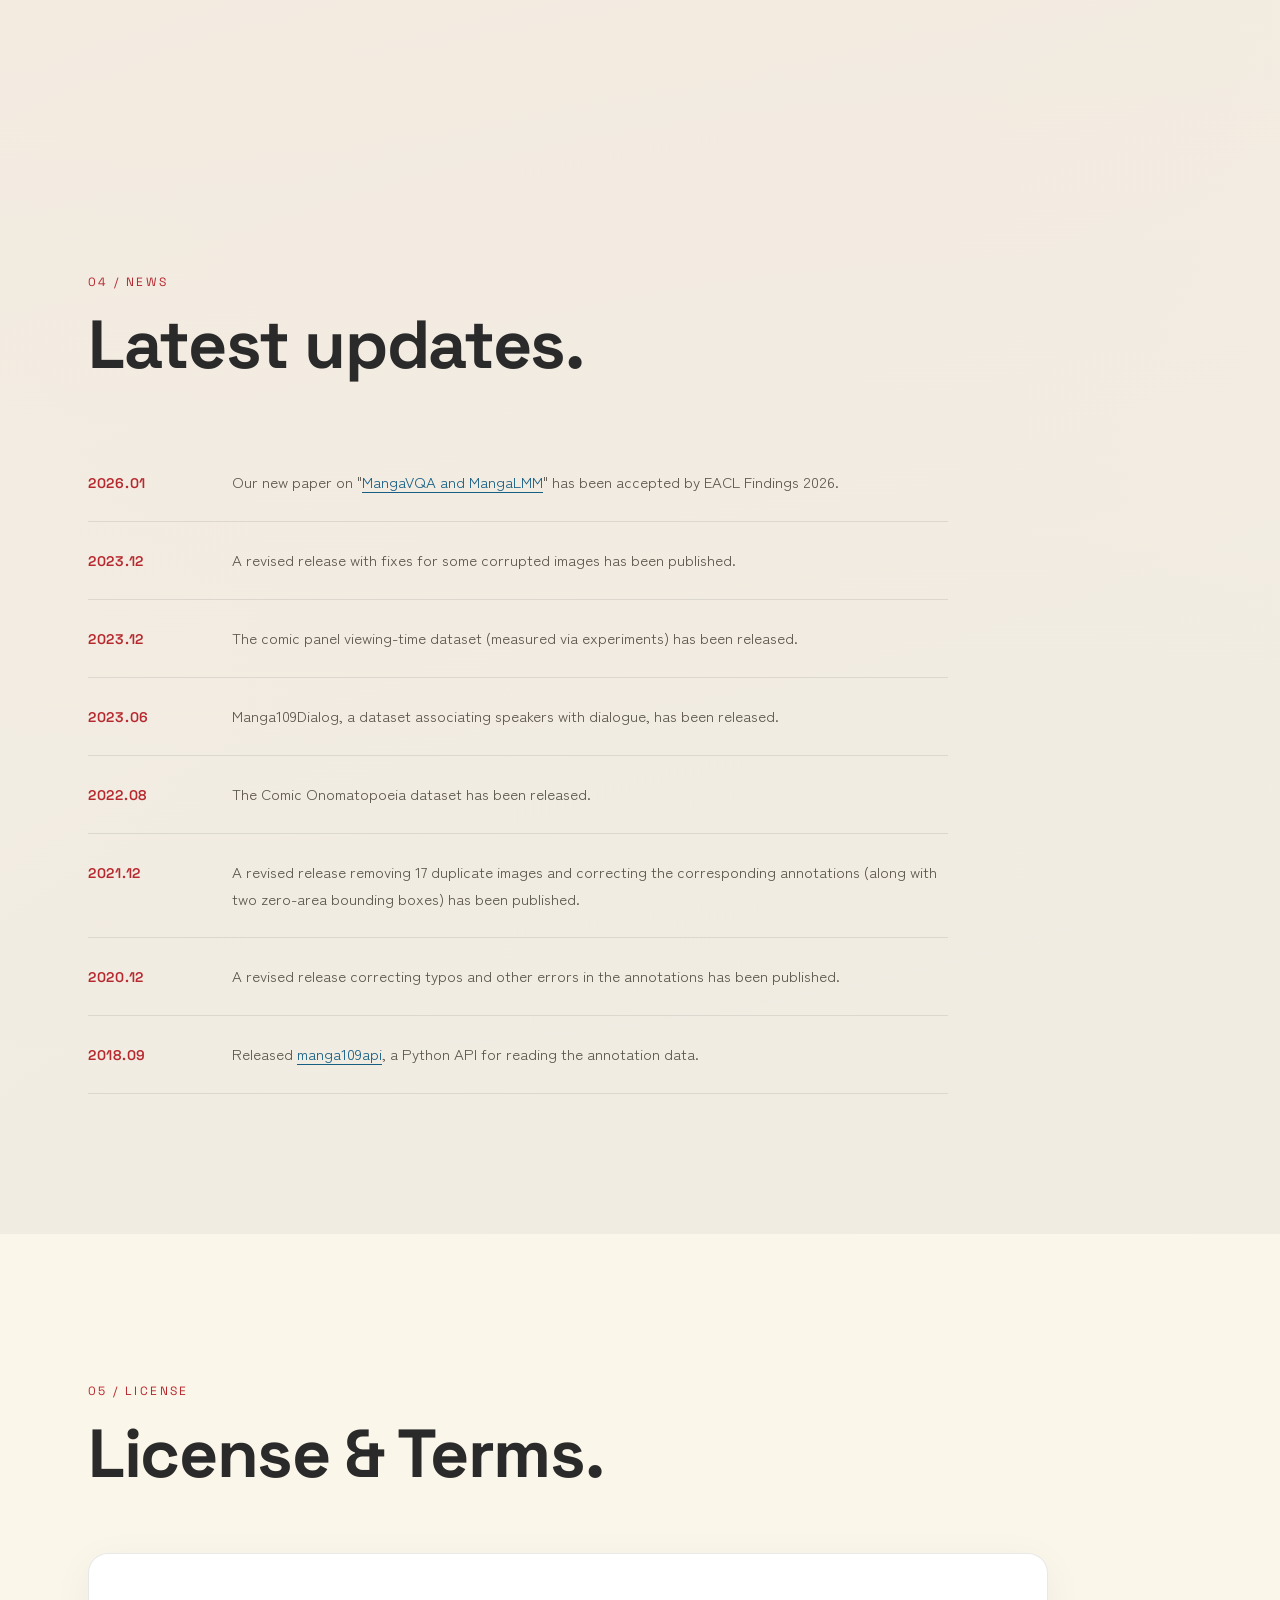
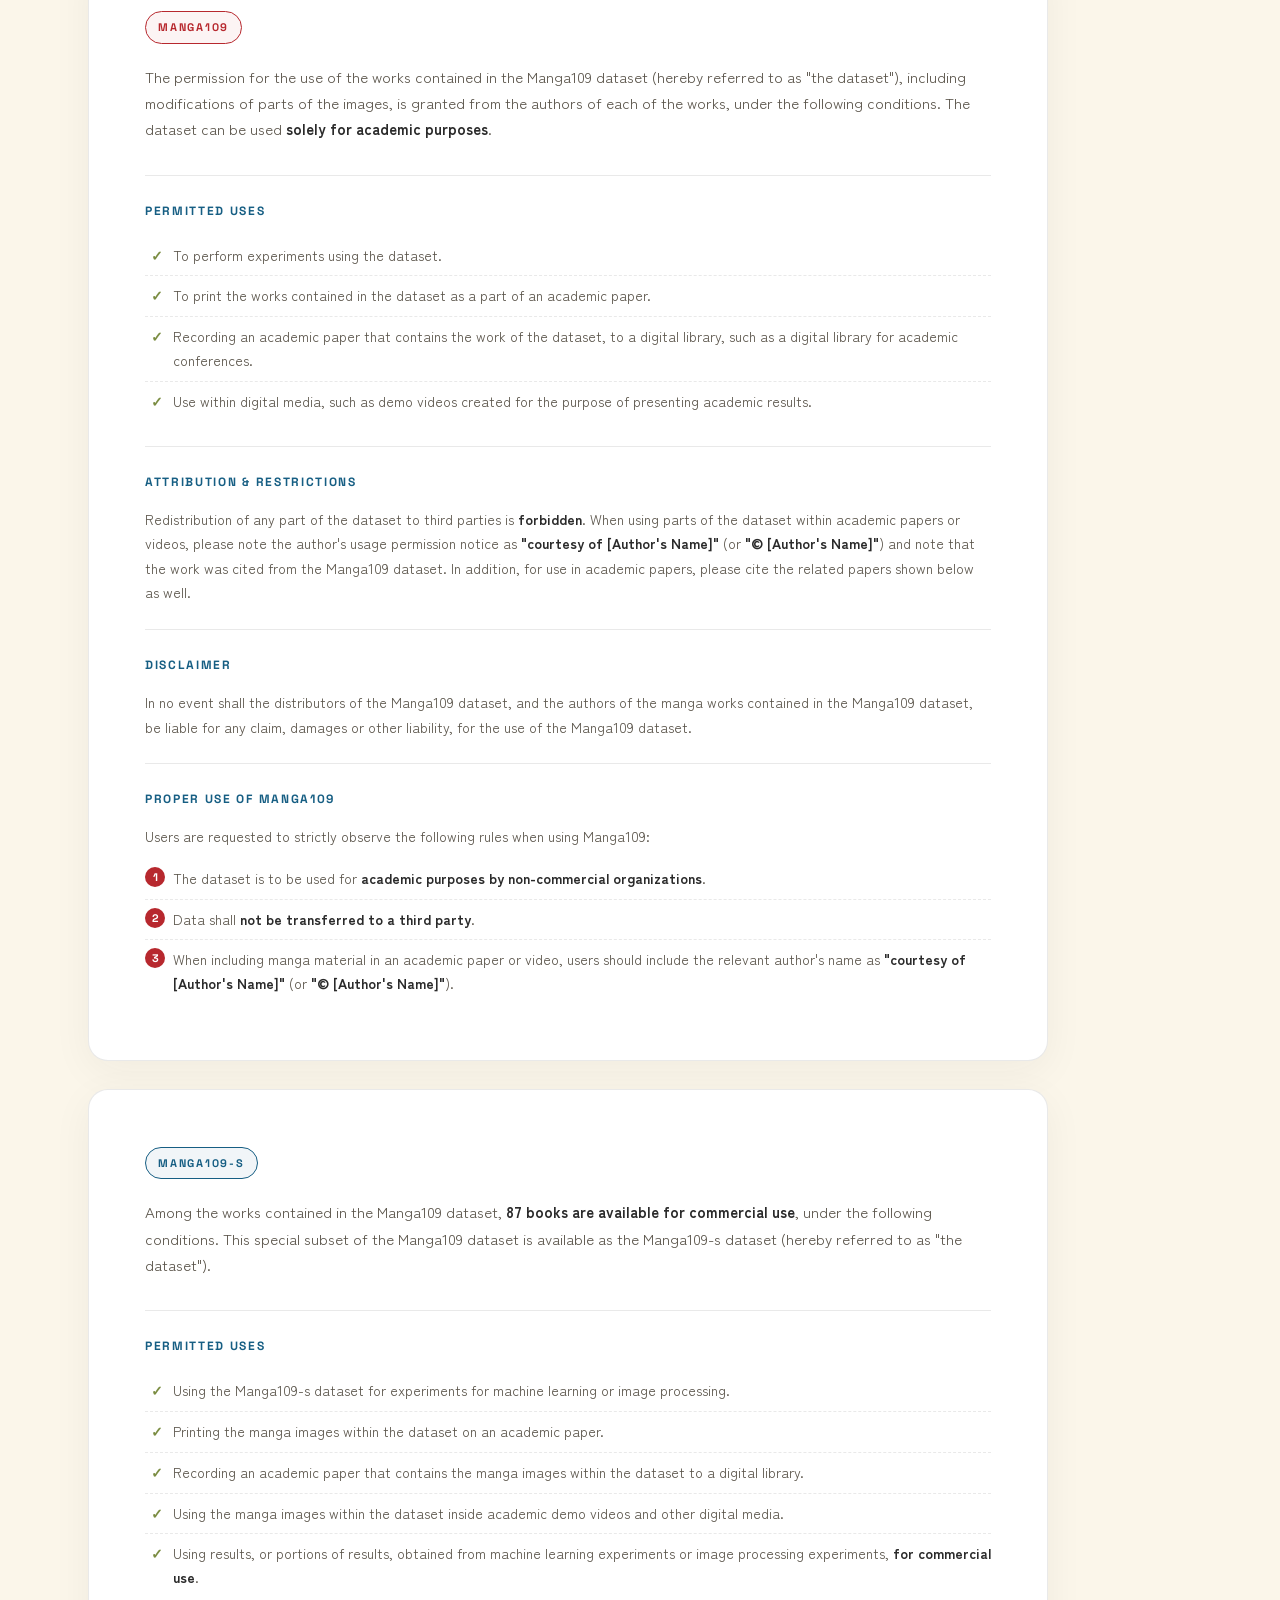
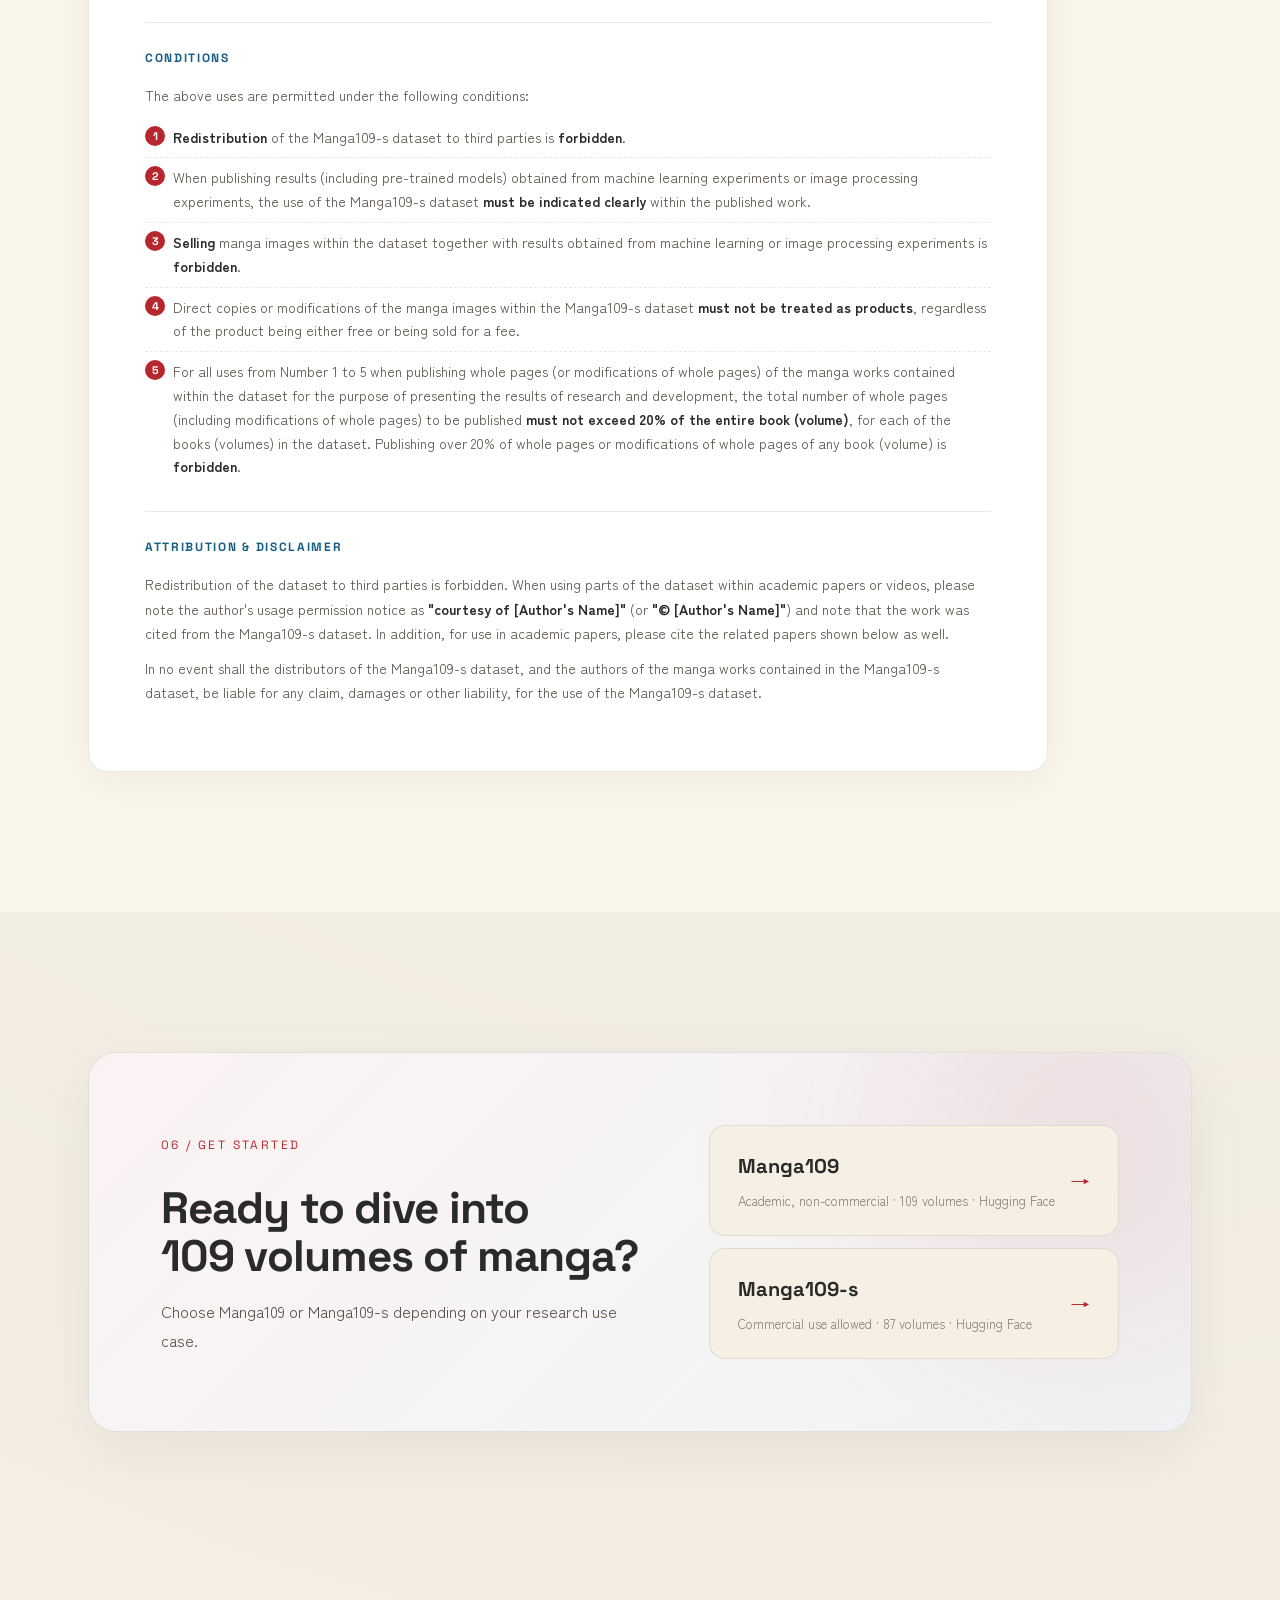
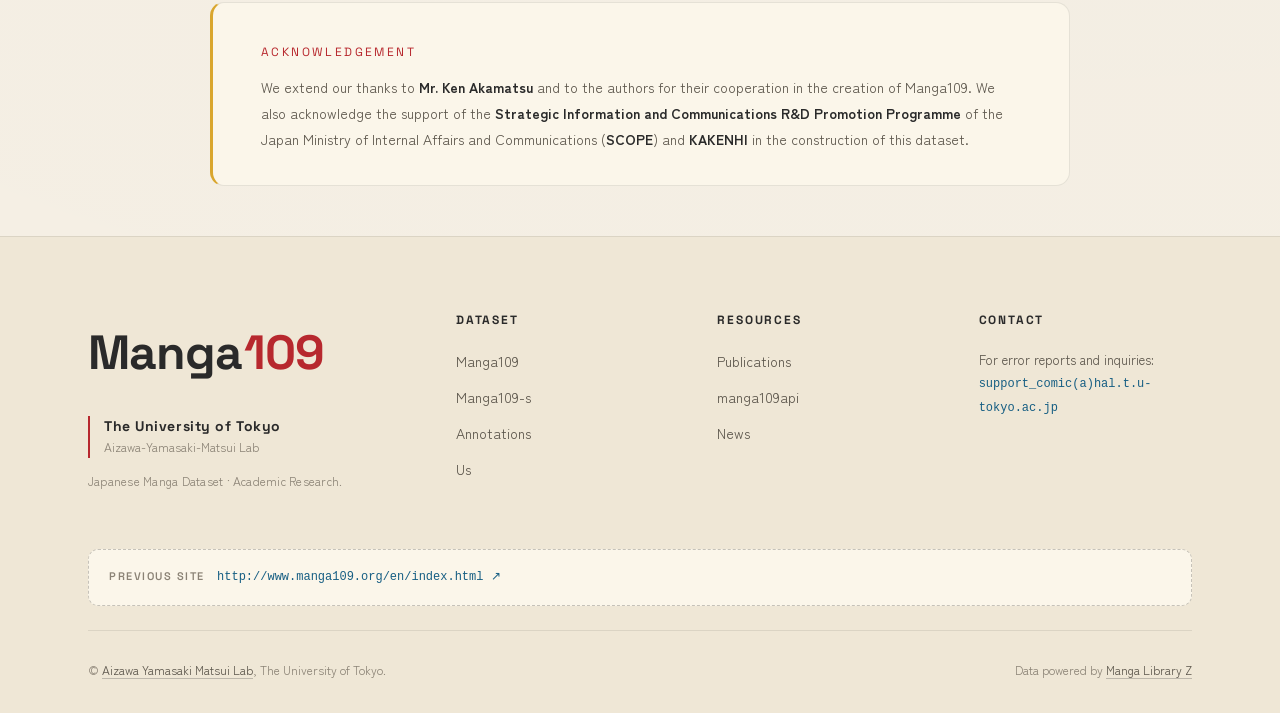
<file: en.html>
<!DOCTYPE html>
<html lang="en">
<head>
<meta charset="UTF-8">
<meta name="viewport" content="width=device-width, initial-scale=1.0">
<title>Manga109 — Japanese Manga Dataset</title>
<link rel="preconnect" href="https://fonts.googleapis.com">
<link rel="preconnect" href="https://fonts.gstatic.com" crossorigin>
<link href="https://fonts.googleapis.com/css2?family=Zen+Kaku+Gothic+New:wght@300;500;700;900&family=Bebas+Neue&family=Space+Grotesk:wght@400;500;700&display=swap" rel="stylesheet">
<link rel="stylesheet" href="style.css">
</head>
<body>

<!-- Navigation -->
<nav class="nav">
  <div class="nav-inner">
    <a href="index.html" class="nav-logo">
      <span class="logo-mark">Manga<span class="logo-accent">109</span></span>
      <span class="logo-sub">The University of Tokyo</span>
    </a>
    <ul class="nav-menu">
      <li><a href="#about">About</a></li>
      <li><a href="explore_en.html">Explore</a></li>
      <li><a href="#us">Us</a></li>
      <li><a href="annotations_en.html">Annotations</a></li>
      <li><a href="#news">News</a></li>
      <li><a href="publications_en.html">Publications</a></li>
      <li><a href="#license">License</a></li>
      <li><a href="#download">Download</a></li>
      <li class="nav-lang"><a href="index.html"><span class="lang-inactive">JA</span> / <span class="lang-active">EN</span></a></li>
    </ul>
    <button class="nav-toggle" aria-label="menu">
      <span></span><span></span><span></span>
    </button>
  </div>
</nav>

<!-- Hero -->
<header class="hero">
  <div class="hero-bg"></div>
  <div class="hero-content">
    <div class="hero-tags">
      <div class="hero-utokyo">
        <span class="hero-utokyo-mark"></span>
        <span class="hero-utokyo-text">The University of Tokyo · 東京大学</span>
      </div>
      <a class="hero-badge" href="https://www.hal.t.u-tokyo.ac.jp/lab/ja/index_1.xhtml" target="_blank" rel="noopener">Aizawa-Yamasaki-Matsui Lab · 相澤・山崎・松井研究室 <span class="hero-badge-arrow">↗</span></a>
    </div>
    <h1 class="hero-title">
      <span class="hero-line">Manga</span>
      <span class="hero-line hero-number">109</span>
    </h1>
    <p class="hero-sub">
      A dataset of <strong>109</strong> Japanese manga volumes,<br>
      curated at <strong>The University of Tokyo</strong> for academic research.
    </p>
    <p class="hero-sub-ja">
      東京大学 相澤・山崎・松井研究室が構築する日本漫画データセット．
    </p>
    <div class="hero-actions">
      <a href="#download" class="btn btn-primary">
        <span>Download Dataset</span>
        <svg width="16" height="16" viewBox="0 0 24 24" fill="none" stroke="currentColor" stroke-width="2.5"><path d="M12 3v14m0 0l-6-6m6 6l6-6"/><path d="M5 21h14"/></svg>
      </a>
      <a href="explore_en.html" class="btn btn-ghost">Explore →</a>
    </div>
    <div class="hero-stats">
      <div class="stat">
        <span class="stat-num">109</span>
        <span class="stat-label">Volumes</span>
      </div>
      <div class="stat">
        <span class="stat-num">21,142</span>
        <span class="stat-label">Pages</span>
      </div>
      <div class="stat">
        <span class="stat-num">1970s→</span>
        <span class="stat-label">Era Coverage</span>
      </div>
      <div class="stat">
        <span class="stat-num">87</span>
        <span class="stat-label">Manga109-s</span>
      </div>
    </div>
  </div>
</header>

<!-- Gallery Strip -->
<section class="gallery">
  <div class="gallery-track">
    <div class="gallery-row" id="row1"></div>
    <div class="gallery-row gallery-row-reverse" id="row2"></div>
  </div>
</section>

<!-- About -->
<section id="about" class="section section-about">
  <div class="container">
    <div class="section-head">
      <span class="section-tag">01 / About</span>
      <h2 class="section-title">A curated dataset<br>for manga research.</h2>
    </div>
    <div class="about-grid">
      <div class="about-text">
        <p>
          The <strong>Manga109</strong> dataset was compiled by the <a href="https://www.hal.t.u-tokyo.ac.jp/lab/ja/index_1.xhtml" target="_blank" rel="noopener"><strong>Aizawa-Yamasaki-Matsui Laboratory</strong></a> at the Department of Information and Communication Engineering, Graduate School of Information Science and Technology, The University of Tokyo, for academic use in manga media processing research.
        </p>
        <p>
          Manga109 consists of <strong>109 volumes</strong> of manga drawn by professional Japanese manga artists. They were published between the 1970s and the 2010s, covering a wide range of target audiences and genres. Most of the volumes included are available on <a href="http://www.mangaz.com/" target="_blank" rel="noopener">Manga Library Z</a> (formerly known as the Out-of-Print Manga Library).
        </p>
        <p>
          Manga109 has been authorized for research use by the authors under the condition that it is <strong>limited to academic, non-commercial purposes</strong>. In addition, 87 of the 109 volumes have been newly approved for commercial use. We provide this subset under the name <strong>Manga109-s</strong>.
        </p>
      </div>
      <div class="about-card">
        <div class="card-label">At a glance</div>
        <dl class="kv">
          <dt>Provider</dt><dd>Aizawa-Yamasaki-Matsui Lab, UTokyo</dd>
          <dt>Volumes</dt><dd>109 (Manga109) / 87 (Manga109-s)</dd>
          <dt>Period</dt><dd>1970s – 2010s</dd>
          <dt>Source</dt><dd>Manga Library Z</dd>
        </dl>
        <a href="#download" class="card-cta">Request access →</a>
      </div>
    </div>
  </div>
</section>

<!-- Impact -->
<section id="impact" class="section section-paper">
  <div class="container">
    <div class="paper-card">
      <div class="paper-left">
        <span class="section-tag">Impact</span>
        <h3 class="paper-title">The Manga109 series of papers has been<br>widely cited by the research community.</h3>
        <p class="paper-venue">Combined citations across Manga109, Comic Onomatopoeia, Manga109Dialog, MangaUB and related publications.</p>
      </div>
      <div class="paper-cite">
        <span class="paper-cite-num">2,200<span class="paper-cite-plus">+</span></span>
        <span class="paper-cite-label">Series Total<br><span class="paper-cite-sub">Citations</span></span>
      </div>
    </div>
  </div>
</section>

<!-- Annotations / Features -->
<section id="annotations" class="section section-features">
  <div class="container">
    <div class="section-head">
      <span class="section-tag">02 / Annotations</span>
      <h2 class="section-title">Rich annotations<br>beyond raw images.</h2>
    </div>
    <div class="feature-grid">
      <article class="feature-card feature-card-expandable">
        <div class="feature-num">01</div>
        <h3>Manga109</h3>
        <p>Bounding-box annotations for<br>characters, faces, frames, and text.</p>
        <div class="feature-footer">
          <span class="feature-pill">Core</span>
          <div class="feature-actions">
            <button class="feature-toggle" aria-expanded="false" aria-controls="bib-manga109">
              <span class="feature-toggle-label">BibTeX</span>
              <svg class="feature-toggle-arrow" width="12" height="12" viewBox="0 0 24 24" fill="none" stroke="currentColor" stroke-width="2.5"><path d="M6 9l6 6 6-6"/></svg>
            </button>
            <div class="paper-group">
              <a class="paper-seg paper-seg-first" href="https://ieeexplore.ieee.org/abstract/document/9069265/" target="_blank" rel="noopener">P'20 ↗</a>
              <a class="paper-seg" href="https://link.springer.com/article/10.1007/s11042-016-4020-z" target="_blank" rel="noopener">P'17 ↗</a>
            </div>
          </div>
        </div>
        <div class="feature-bib" id="bib-manga109" hidden>
          <div class="citation-entry">
            <div class="citation-meta">
              <span class="citation-venue">IEEE MultiMedia · 2020</span>
              <button class="copy-btn" data-target="cite-1" aria-label="Copy BibTeX">
                <svg width="14" height="14" viewBox="0 0 24 24" fill="none" stroke="currentColor" stroke-width="2"><rect x="9" y="9" width="13" height="13" rx="2"/><path d="M5 15H4a2 2 0 0 1-2-2V4a2 2 0 0 1 2-2h9a2 2 0 0 1 2 2v1"/></svg>
                <span>Copy</span>
              </button>
            </div>
            <pre><code id="cite-1">@article{multimedia_aizawa_2020,
    author={Kiyoharu Aizawa and Azuma Fujimoto and Atsushi Otsubo and Toru Ogawa and Yusuke Matsui and Koki Tsubota and Hikaru Ikuta},
    title={Building a Manga Dataset ``Manga109'' with Annotations for Multimedia Applications},
    journal={IEEE MultiMedia},
    volume={27},
    number={2},
    pages={8--18},
    doi={10.1109/mmul.2020.2987895},
    year={2020}
}</code></pre>
          </div>
          <div class="citation-entry">
            <div class="citation-meta">
              <span class="citation-venue">MTAP · 2017</span>
              <button class="copy-btn" data-target="cite-2" aria-label="Copy BibTeX">
                <svg width="14" height="14" viewBox="0 0 24 24" fill="none" stroke="currentColor" stroke-width="2"><rect x="9" y="9" width="13" height="13" rx="2"/><path d="M5 15H4a2 2 0 0 1-2-2V4a2 2 0 0 1 2-2h9a2 2 0 0 1 2 2v1"/></svg>
                <span>Copy</span>
              </button>
            </div>
            <pre><code id="cite-2">@article{mtap_matsui_2017,
    author={Yusuke Matsui and Kota Ito and Yuji Aramaki and Azuma Fujimoto and Toru Ogawa and Toshihiko Yamasaki and Kiyoharu Aizawa},
    title={Sketch-based Manga Retrieval using Manga109 Dataset},
    journal={Multimedia Tools and Applications},
    volume={76},
    number={20},
    pages={21811--21838},
    doi={10.1007/s11042-016-4020-z},
    year={2017}
}</code></pre>
          </div>
        </div>
      </article>

      <article class="feature-card feature-card-expandable">
        <div class="feature-num">02</div>
        <h3>Comic Onomatopoeia</h3>
        <p>A dedicated dataset for<br>onomatopoeia in Japanese comics.</p>
        <div class="feature-footer">
          <span class="feature-pill">COO</span>
          <div class="feature-actions">
            <button class="feature-toggle" aria-expanded="false" aria-controls="bib-coo">
              <span class="feature-toggle-label">BibTeX</span>
              <svg class="feature-toggle-arrow" width="12" height="12" viewBox="0 0 24 24" fill="none" stroke="currentColor" stroke-width="2.5"><path d="M6 9l6 6 6-6"/></svg>
            </button>
            <div class="paper-stack">
              <a class="paper-btn" href="https://arxiv.org/abs/2207.04675" target="_blank" rel="noopener">Paper ↗</a>
              <a class="paper-btn" href="https://github.com/ku21fan/coo-comic-onomatopoeia" target="_blank" rel="noopener">Code ↗</a>
            </div>
          </div>
        </div>
        <div class="feature-bib" id="bib-coo" hidden>
          <div class="citation-entry">
            <div class="citation-meta">
              <span class="citation-venue">ECCV · 2022</span>
              <button class="copy-btn" data-target="cite-3" aria-label="Copy BibTeX">
                <svg width="14" height="14" viewBox="0 0 24 24" fill="none" stroke="currentColor" stroke-width="2"><rect x="9" y="9" width="13" height="13" rx="2"/><path d="M5 15H4a2 2 0 0 1-2-2V4a2 2 0 0 1 2-2h9a2 2 0 0 1 2 2v1"/></svg>
                <span>Copy</span>
              </button>
            </div>
            <pre><code id="cite-3">@inproceedings{baek2022COO,
    title={COO: Comic Onomatopoeia Dataset for Recognizing Arbitrary or Truncated Texts},
    author={Baek, Jeonghun and Matsui, Yusuke and Aizawa, Kiyoharu},
    booktitle={Proceedings of the European Conference on Computer Vision (ECCV)},
    year={2022}
}</code></pre>
          </div>
        </div>
      </article>

      <article class="feature-card feature-card-expandable">
        <div class="feature-num">03</div>
        <h3>Manga109Dialog</h3>
        <p>Speaker–dialogue associations<br>across manga scenes.</p>
        <div class="feature-footer">
          <span class="feature-pill">Dialog</span>
          <div class="feature-actions">
            <button class="feature-toggle" aria-expanded="false" aria-controls="bib-dialog">
              <span class="feature-toggle-label">BibTeX</span>
              <svg class="feature-toggle-arrow" width="12" height="12" viewBox="0 0 24 24" fill="none" stroke="currentColor" stroke-width="2.5"><path d="M6 9l6 6 6-6"/></svg>
            </button>
            <div class="paper-stack">
              <a class="paper-btn" href="https://arxiv.org/abs/2306.17469" target="_blank" rel="noopener">Paper ↗</a>
              <a class="paper-btn" href="https://github.com/liyingxuan1012/Manga109Dialog" target="_blank" rel="noopener">Code ↗</a>
            </div>
          </div>
        </div>
        <div class="feature-bib" id="bib-dialog" hidden>
          <div class="citation-entry">
            <div class="citation-meta">
              <span class="citation-venue">IEEE ICME · 2024</span>
              <button class="copy-btn" data-target="cite-4" aria-label="Copy BibTeX">
                <svg width="14" height="14" viewBox="0 0 24 24" fill="none" stroke="currentColor" stroke-width="2"><rect x="9" y="9" width="13" height="13" rx="2"/><path d="M5 15H4a2 2 0 0 1-2-2V4a2 2 0 0 1 2-2h9a2 2 0 0 1 2 2v1"/></svg>
                <span>Copy</span>
              </button>
            </div>
            <pre><code id="cite-4">@inproceedings{li2024manga109dialog,
    title={Manga109Dialog: A Large-scale Dialogue Dataset for Comics Speaker Detection},
    author={Li, Yingxuan and Aizawa, Kiyoharu and Matsui, Yusuke},
    booktitle={Proceedings of the IEEE International Conference on Multimedia and Expo},
    year={2024}
}</code></pre>
          </div>
        </div>
      </article>

      <article class="feature-card feature-card-expandable">
        <div class="feature-num">04</div>
        <h3>MangaLMM &amp; MangaVQA</h3>
        <p>A specialized LMM and VQA benchmark<br>for multimodal manga understanding.</p>
        <div class="feature-footer">
          <span class="feature-pill">Model and Benchmark</span>
          <div class="feature-actions">
            <button class="feature-toggle" aria-expanded="false" aria-controls="bib-mangalmm">
              <span class="feature-toggle-label">BibTeX</span>
              <svg class="feature-toggle-arrow" width="12" height="12" viewBox="0 0 24 24" fill="none" stroke="currentColor" stroke-width="2.5"><path d="M6 9l6 6 6-6"/></svg>
            </button>
            <div class="paper-stack">
              <a class="paper-btn" href="https://arxiv.org/abs/2505.20298" target="_blank" rel="noopener">Paper ↗</a>
              <a class="paper-btn" href="https://manga109.github.io/MangaVQA_LMM/" target="_blank" rel="noopener">Project ↗</a>
            </div>
          </div>
        </div>
        <div class="feature-bib" id="bib-mangalmm" hidden>
          <div class="citation-entry">
            <div class="citation-meta">
              <span class="citation-venue">EACL Findings · 2026</span>
              <button class="copy-btn" data-target="cite-6" aria-label="Copy BibTeX">
                <svg width="14" height="14" viewBox="0 0 24 24" fill="none" stroke="currentColor" stroke-width="2"><rect x="9" y="9" width="13" height="13" rx="2"/><path d="M5 15H4a2 2 0 0 1-2-2V4a2 2 0 0 1 2-2h9a2 2 0 0 1 2 2v1"/></svg>
                <span>Copy</span>
              </button>
            </div>
            <pre><code id="cite-6">@inproceedings{baek2026mangavqa,
    title={Mangavqa and mangalmm: A benchmark and specialized model for multimodal manga understanding},
    author={Baek, Jeonghun and Egashira, Kazuki and Onohara, Shota and Miyai, Atsuyuki and Imajuku, Yuki and Ikuta, Hikaru and Aizawa, Kiyoharu},
    booktitle={Findings of the Association for Computational Linguistics: EACL 2026},
    pages={5349--5370},
    year={2026}
}</code></pre>
          </div>
        </div>
      </article>
    </div>
  </div>
</section>

<!-- Us / Team -->
<section id="us" class="section section-us">
  <div class="container">
    <div class="section-head">
      <span class="section-tag">03 / Us</span>
      <h2 class="section-title">The people<br>behind Manga109.</h2>
    </div>
    <div class="team-intro">
      <p>
        Manga109 was previously maintained by members of the <a href="https://www.hal.t.u-tokyo.ac.jp/lab/ja/index_1.xhtml" target="_blank" rel="noopener">Aizawa-Yamasaki-Matsui Lab</a>.
      </p>
      <p>The current organizers are listed below.</p>
    </div>
    <div class="team-grid">
      <article class="team-card">
        <div class="team-photo"><img src="asset/organizer/kiyoharu_Aizawa.png" alt="Kiyoharu Aizawa / 相澤清晴"></div>
        <h3>Kiyoharu Aizawa<span class="team-name-en">相澤 清晴</span></h3>
        <p class="team-role">Professor Emeritus / Project Professor</p>
        <p class="team-affil">The University of Tokyo</p>
        <a class="team-link" href="https://sites.google.com/view/aizawa-kiyoharu" target="_blank" rel="noopener">Homepage →</a>
      </article>
      <article class="team-card">
        <div class="team-photo"><img src="asset/organizer/Hikaru_Ikuta.png" alt="Hikaru Ikuta / 幾田光"></div>
        <h3>Hikaru Ikuta<span class="team-name-en">幾田 光</span></h3>
        <p class="team-role">Engineer</p>
        <p class="team-affil">Mantra</p>
        <a class="team-link" href="https://woodrush.github.io/" target="_blank" rel="noopener">Homepage →</a>
      </article>
      <article class="team-card">
        <div class="team-photo"><img src="asset/organizer/Jeonghun_Baek.png" alt="Jeonghun Baek / 白定勳"></div>
        <h3>Jeonghun Baek<span class="team-name-en">白 定勳</span></h3>
        <p class="team-role">Assistant Professor</p>
        <p class="team-affil">The University of Tokyo</p>
        <a class="team-link" href="https://jeonghunbaek.notion.site/Jeonghun-Baek-5e50812ade674698bdffe7f4eac5c745" target="_blank" rel="noopener">Homepage →</a>
      </article>
      <article class="team-card">
        <div class="team-photo"><img src="asset/organizer/Atsuyuki_Miyai.jpg" alt="Atsuyuki Miyai / 宮井淳行"></div>
        <h3>Atsuyuki Miyai<span class="team-name-en">宮井 淳行</span></h3>
        <p class="team-role">PhD Student</p>
        <p class="team-affil">The University of Tokyo</p>
        <a class="team-link" href="https://atsumiyai.github.io/" target="_blank" rel="noopener">Homepage →</a>
      </article>
      <article class="team-card">
        <div class="team-photo"><img src="asset/organizer/Sota_Onohara.png" alt="Shota Onohara / 小野原菖太"></div>
        <h3>Shota Onohara<span class="team-name-en">小野原 菖太</span></h3>
        <p class="team-role">Master's Student</p>
        <p class="team-affil">The University of Tokyo</p>
      </article>
    </div>
  </div>
</section>

<!-- News -->
<section id="news" class="section section-news">
  <div class="container">
    <div class="section-head">
      <span class="section-tag">04 / News</span>
      <h2 class="section-title">Latest updates.</h2>
    </div>
    <ol class="news-list">
      <li>
        <time>2026.01</time>
        <p>Our new paper on "<a href="https://arxiv.org/abs/2505.20298" target="_blank" rel="noopener">MangaVQA and MangaLMM</a>" has been accepted by EACL Findings 2026.</p>
      </li>
      <li>
        <time>2023.12</time>
        <p>A revised release with fixes for some corrupted images has been published.</p>
      </li>
      <li>
        <time>2023.12</time>
        <p>The comic panel viewing-time dataset (measured via experiments) has been released.</p>
      </li>
      <li>
        <time>2023.06</time>
        <p>Manga109Dialog, a dataset associating speakers with dialogue, has been released.</p>
      </li>
      <li>
        <time>2022.08</time>
        <p>The Comic Onomatopoeia dataset has been released.</p>
      </li>
      <li>
        <time>2021.12</time>
        <p>A revised release removing 17 duplicate images and correcting the corresponding annotations (along with two zero-area bounding boxes) has been published.</p>
      </li>
      <li>
        <time>2020.12</time>
        <p>A revised release correcting typos and other errors in the annotations has been published.</p>
      </li>
      <li>
        <time>2018.09</time>
        <p>Released <a href="https://github.com/manga109/manga109api" target="_blank" rel="noopener">manga109api</a>, a Python API for reading the annotation data.</p>
      </li>
    </ol>
  </div>
</section>

<!-- License -->
<section id="license" class="section section-license">
  <div class="container">
    <div class="section-head">
      <span class="section-tag">05 / License</span>
      <h2 class="section-title">License &amp; Terms.</h2>
    </div>

    <div class="license-card">
      <div class="license-head">
        <span class="license-badge">Manga109</span>
        <p class="license-lede">
          The permission for the use of the works contained in the Manga109 dataset (hereby referred to as "the dataset"), including modifications of parts of the images, is granted from the authors of each of the works, under the following conditions. The dataset can be used <strong>solely for academic purposes</strong>.
        </p>
      </div>

      <div class="license-section">
        <h4>Permitted uses</h4>
        <ul class="license-list">
          <li>To perform experiments using the dataset.</li>
          <li>To print the works contained in the dataset as a part of an academic paper.</li>
          <li>Recording an academic paper that contains the work of the dataset, to a digital library, such as a digital library for academic conferences.</li>
          <li>Use within digital media, such as demo videos created for the purpose of presenting academic results.</li>
        </ul>
      </div>

      <div class="license-section">
        <h4>Attribution &amp; restrictions</h4>
        <p>Redistribution of any part of the dataset to third parties is <strong>forbidden</strong>. When using parts of the dataset within academic papers or videos, please note the author's usage permission notice as <strong>"courtesy of [Author's Name]"</strong> (or <strong>"© [Author's Name]"</strong>) and note that the work was cited from the Manga109 dataset. In addition, for use in academic papers, please cite the related papers shown below as well.</p>
      </div>

      <div class="license-section">
        <h4>Disclaimer</h4>
        <p>In no event shall the distributors of the Manga109 dataset, and the authors of the manga works contained in the Manga109 dataset, be liable for any claim, damages or other liability, for the use of the Manga109 dataset.</p>
      </div>

      <div class="license-section">
        <h4>Proper use of Manga109</h4>
        <p>Users are requested to strictly observe the following rules when using Manga109:</p>
        <ol class="license-rules">
          <li>The dataset is to be used for <strong>academic purposes by non-commercial organizations</strong>.</li>
          <li>Data shall <strong>not be transferred to a third party</strong>.</li>
          <li>When including manga material in an academic paper or video, users should include the relevant author's name as <strong>"courtesy of [Author's Name]"</strong> (or <strong>"© [Author's Name]"</strong>).</li>
        </ol>
      </div>
    </div>

    <div class="license-card">
      <div class="license-head">
        <span class="license-badge license-badge-s">Manga109-s</span>
        <p class="license-lede">
          Among the works contained in the Manga109 dataset, <strong>87 books are available for commercial use</strong>, under the following conditions. This special subset of the Manga109 dataset is available as the Manga109-s dataset (hereby referred to as "the dataset").
        </p>
      </div>

      <div class="license-section">
        <h4>Permitted uses</h4>
        <ul class="license-list">
          <li>Using the Manga109-s dataset for experiments for machine learning or image processing.</li>
          <li>Printing the manga images within the dataset on an academic paper.</li>
          <li>Recording an academic paper that contains the manga images within the dataset to a digital library.</li>
          <li>Using the manga images within the dataset inside academic demo videos and other digital media.</li>
          <li>Using results, or portions of results, obtained from machine learning experiments or image processing experiments, <strong>for commercial use</strong>.</li>
        </ul>
      </div>

      <div class="license-section">
        <h4>Conditions</h4>
        <p>The above uses are permitted under the following conditions:</p>
        <ol class="license-rules">
          <li><strong>Redistribution</strong> of the Manga109-s dataset to third parties is <strong>forbidden</strong>.</li>
          <li>When publishing results (including pre-trained models) obtained from machine learning experiments or image processing experiments, the use of the Manga109-s dataset <strong>must be indicated clearly</strong> within the published work.</li>
          <li><strong>Selling</strong> manga images within the dataset together with results obtained from machine learning or image processing experiments is <strong>forbidden</strong>.</li>
          <li>Direct copies or modifications of the manga images within the Manga109-s dataset <strong>must not be treated as products</strong>, regardless of the product being either free or being sold for a fee.</li>
          <li>For all uses from Number 1 to 5 when publishing whole pages (or modifications of whole pages) of the manga works contained within the dataset for the purpose of presenting the results of research and development, the total number of whole pages (including modifications of whole pages) to be published <strong>must not exceed 20% of the entire book (volume)</strong>, for each of the books (volumes) in the dataset. Publishing over 20% of whole pages or modifications of whole pages of any book (volume) is <strong>forbidden</strong>.</li>
        </ol>
      </div>

      <div class="license-section">
        <h4>Attribution &amp; disclaimer</h4>
        <p>Redistribution of the dataset to third parties is forbidden. When using parts of the dataset within academic papers or videos, please note the author's usage permission notice as <strong>"courtesy of [Author's Name]"</strong> (or <strong>"© [Author's Name]"</strong>) and note that the work was cited from the Manga109-s dataset. In addition, for use in academic papers, please cite the related papers shown below as well.</p>
        <p>In no event shall the distributors of the Manga109-s dataset, and the authors of the manga works contained in the Manga109-s dataset, be liable for any claim, damages or other liability, for the use of the Manga109-s dataset.</p>
      </div>
    </div>
  </div>
</section>

<!-- Download CTA -->
<section id="download" class="section section-cta">
  <div class="container">
    <div class="cta-card">
      <div class="cta-left">
        <span class="section-tag">06 / Get started</span>
        <h2>Ready to dive into<br>109 volumes of manga?</h2>
        <p>Choose Manga109 or Manga109-s depending on your research use case.</p>
      </div>
      <div class="cta-right">
        <a href="https://huggingface.co/datasets/hal-utokyo/Manga109" target="_blank" rel="noopener" class="cta-btn">
          <div class="cta-btn-title">Manga109</div>
          <div class="cta-btn-desc">Academic, non-commercial · 109 volumes · Hugging Face</div>
        </a>
        <a href="https://huggingface.co/datasets/hal-utokyo/Manga109-s" target="_blank" rel="noopener" class="cta-btn">
          <div class="cta-btn-title">Manga109-s</div>
          <div class="cta-btn-desc">Commercial use allowed · 87 volumes · Hugging Face</div>
        </a>
      </div>
    </div>
  </div>
</section>

<!-- Acknowledgement -->
<section id="acknowledgement" class="section section-ack">
  <div class="container">
    <div class="ack-card">
      <span class="section-tag">Acknowledgement</span>
      <p>
        We extend our thanks to <strong>Mr. Ken Akamatsu</strong> and to the authors for their cooperation in the creation of Manga109. We also acknowledge the support of the <strong>Strategic Information and Communications R&amp;D Promotion Programme</strong> of the Japan Ministry of Internal Affairs and Communications (<strong>SCOPE</strong>) and <strong>KAKENHI</strong> in the construction of this dataset.
      </p>
    </div>
  </div>
</section>

<!-- Footer -->
<footer class="footer">
  <div class="container">
    <div class="footer-grid">
      <div class="footer-brand">
        <div class="logo-mark logo-mark-lg">Manga<span class="logo-accent">109</span></div>
        <p class="footer-utokyo">
          <strong>The University of Tokyo</strong><br>
          <span>Aizawa-Yamasaki-Matsui Lab</span>
        </p>
        <p class="footer-tag">Japanese Manga Dataset · Academic Research.</p>
      </div>
      <div class="footer-col">
        <h4>Dataset</h4>
        <ul>
          <li><a href="https://huggingface.co/datasets/hal-utokyo/Manga109" target="_blank" rel="noopener">Manga109</a></li>
          <li><a href="https://huggingface.co/datasets/hal-utokyo/Manga109-s" target="_blank" rel="noopener">Manga109-s</a></li>
          <li><a href="annotations_en.html">Annotations</a></li>
          <li><a href="#us">Us</a></li>
        </ul>
      </div>
      <div class="footer-col">
        <h4>Resources</h4>
        <ul>
          <li><a href="publications_en.html">Publications</a></li>
          <li><a href="https://github.com/manga109/manga109api" target="_blank" rel="noopener">manga109api</a></li>
          <li><a href="#news">News</a></li>
        </ul>
      </div>
      <div class="footer-col">
        <h4>Contact</h4>
        <p class="footer-contact">
          For error reports and inquiries:<br>
          <span class="mono">support_comic(a)hal.t.u-tokyo.ac.jp</span>
        </p>
      </div>
    </div>
    <div class="footer-legacy">
      <span class="legacy-label">Previous site</span>
      <a href="http://www.manga109.org/en/index.html" target="_blank" rel="noopener">http://www.manga109.org/en/index.html ↗</a>
    </div>
    <div class="footer-bottom">
      <p>© <a href="https://www.hal.t.u-tokyo.ac.jp/lab/" target="_blank" rel="noopener">Aizawa Yamasaki Matsui Lab</a>, The University of Tokyo.</p>
      <p class="footer-credits">Data powered by <a href="http://www.mangaz.com/" target="_blank" rel="noopener">Manga Library Z</a></p>
    </div>
  </div>
</footer>

<script src="main.js"></script>
</body>
</html>
</file>
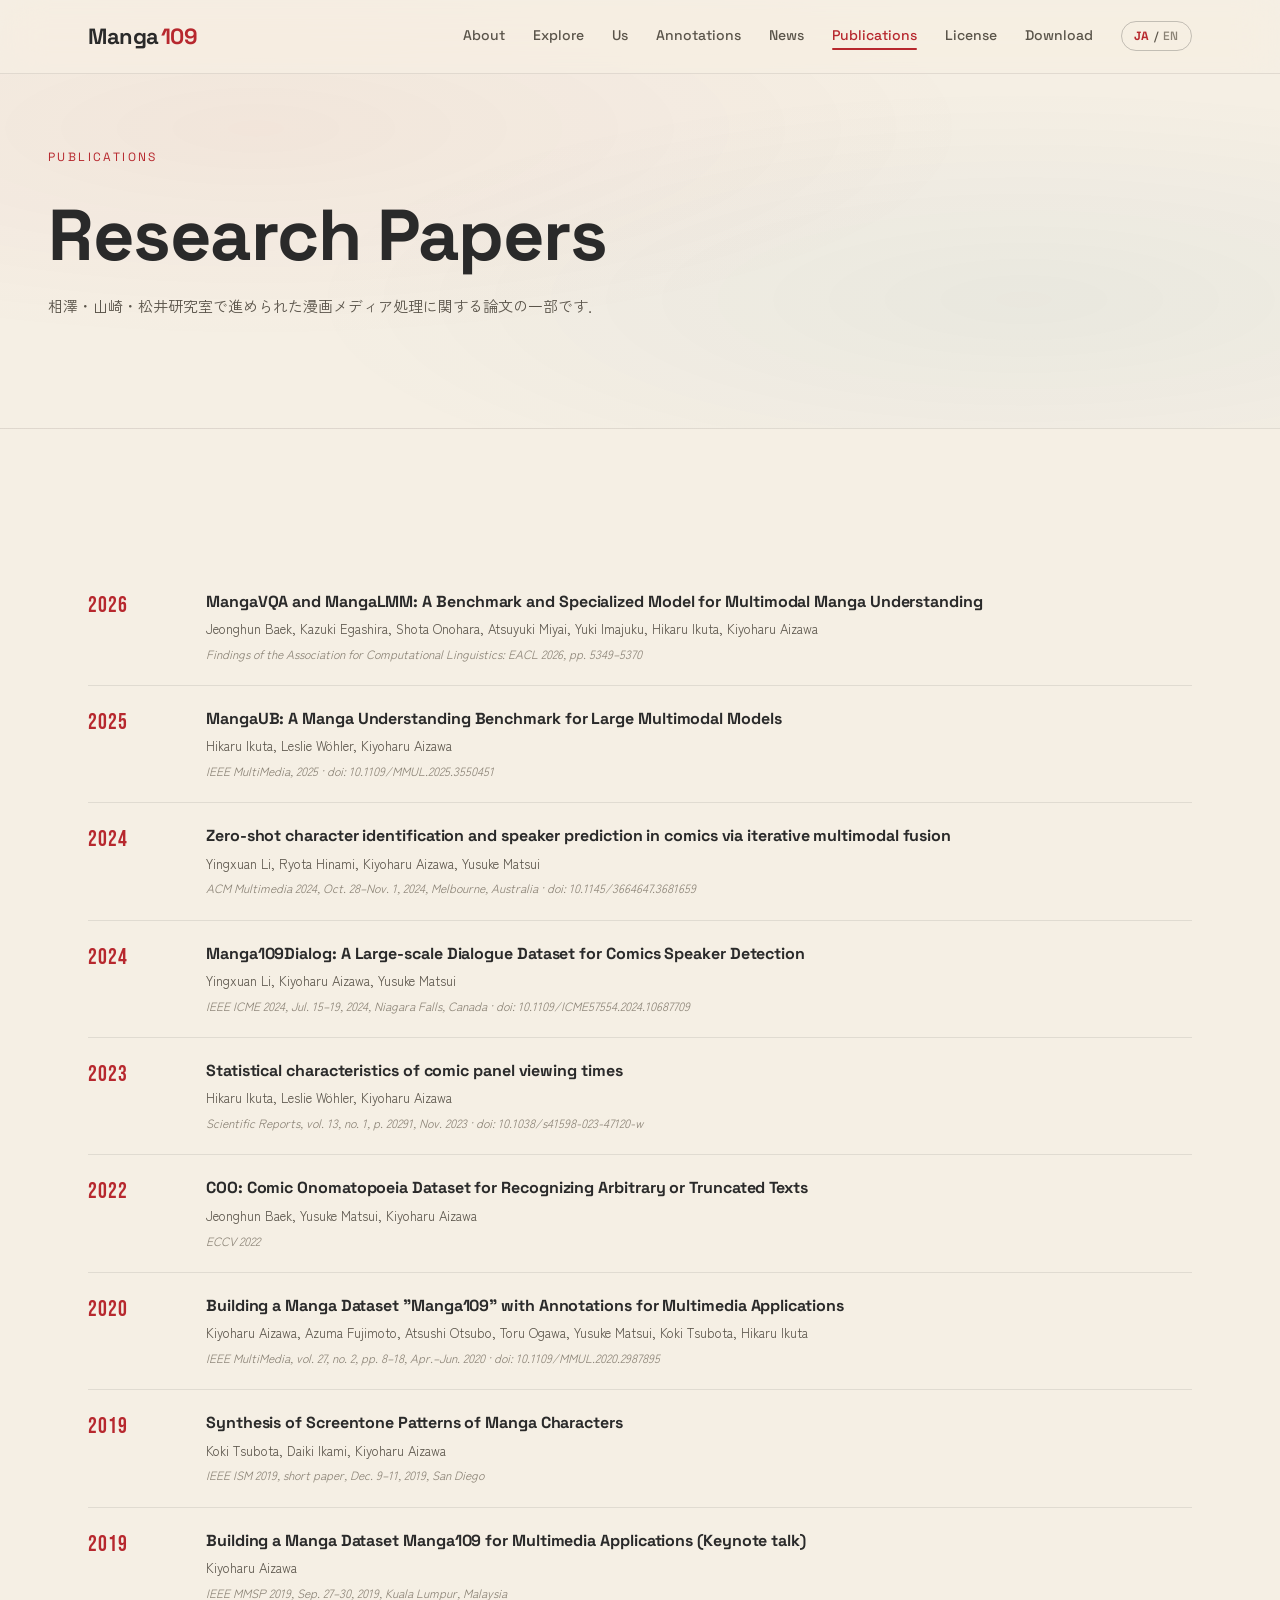
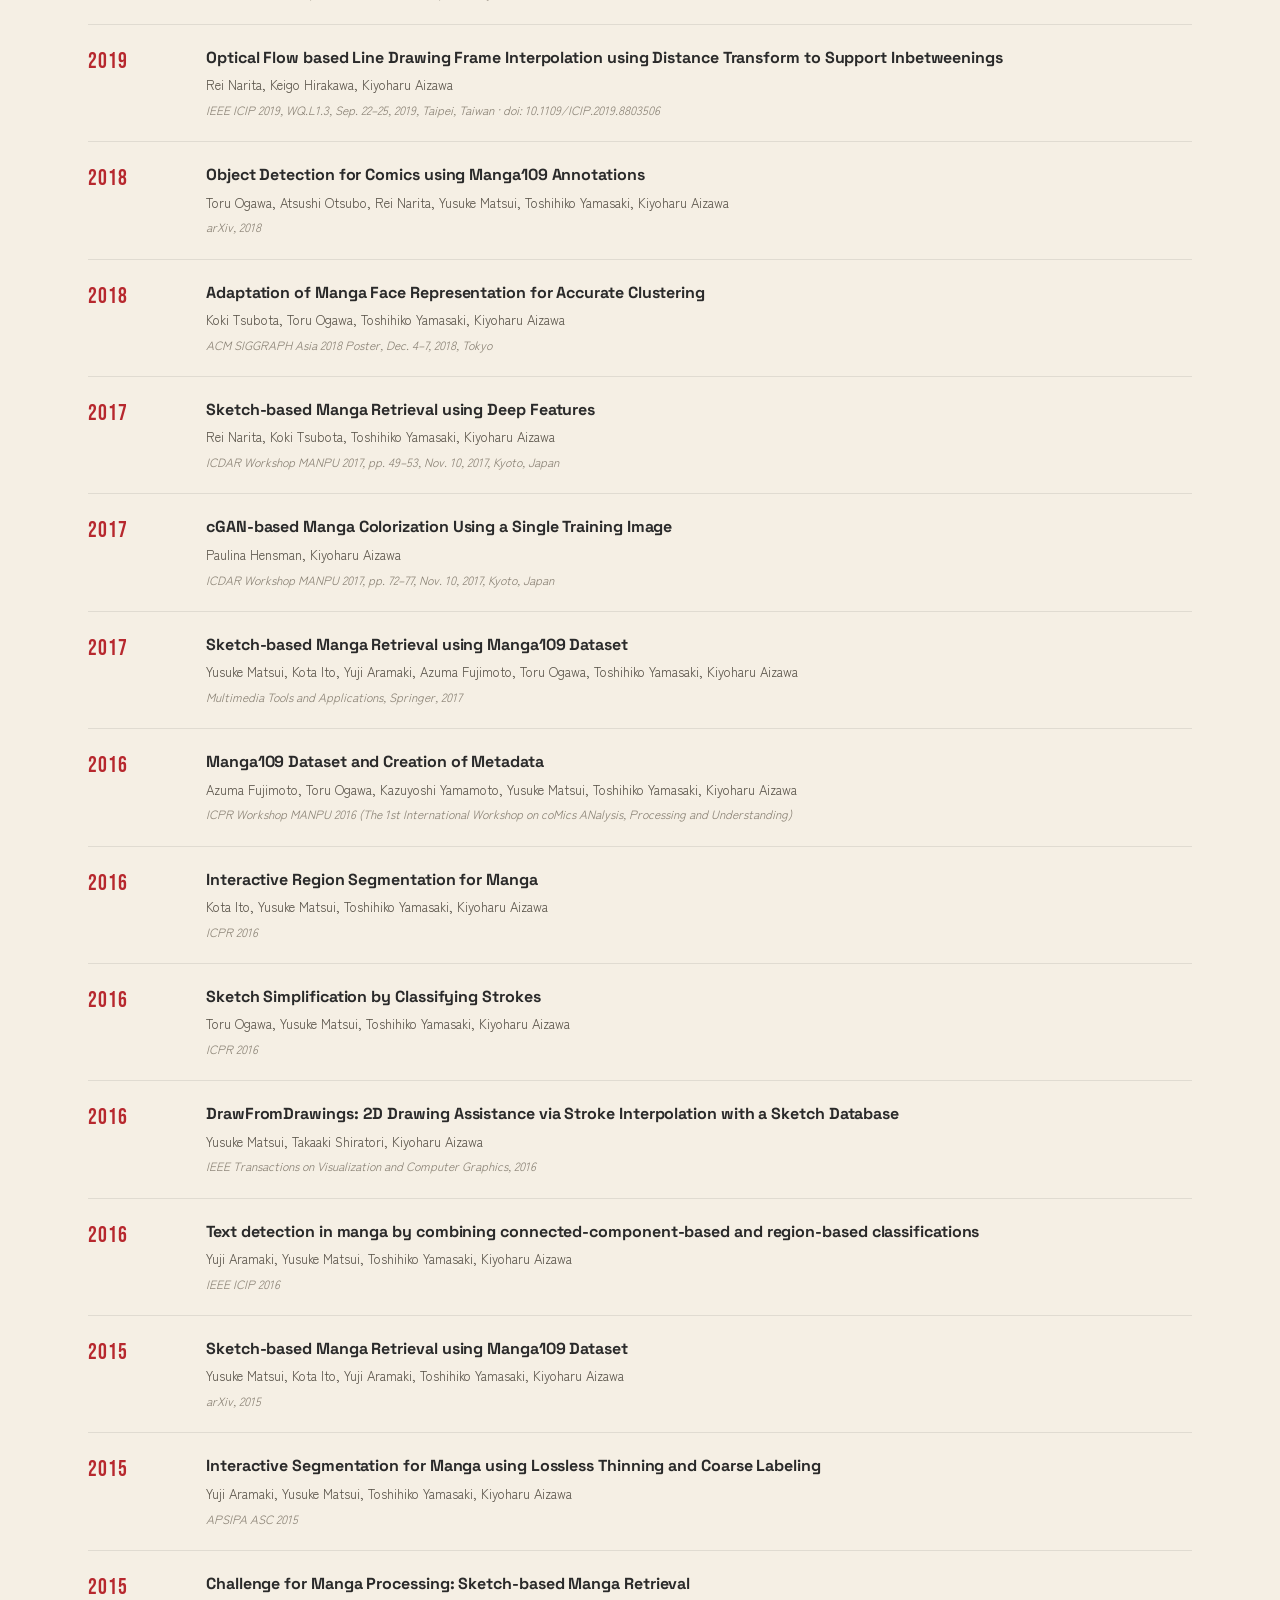
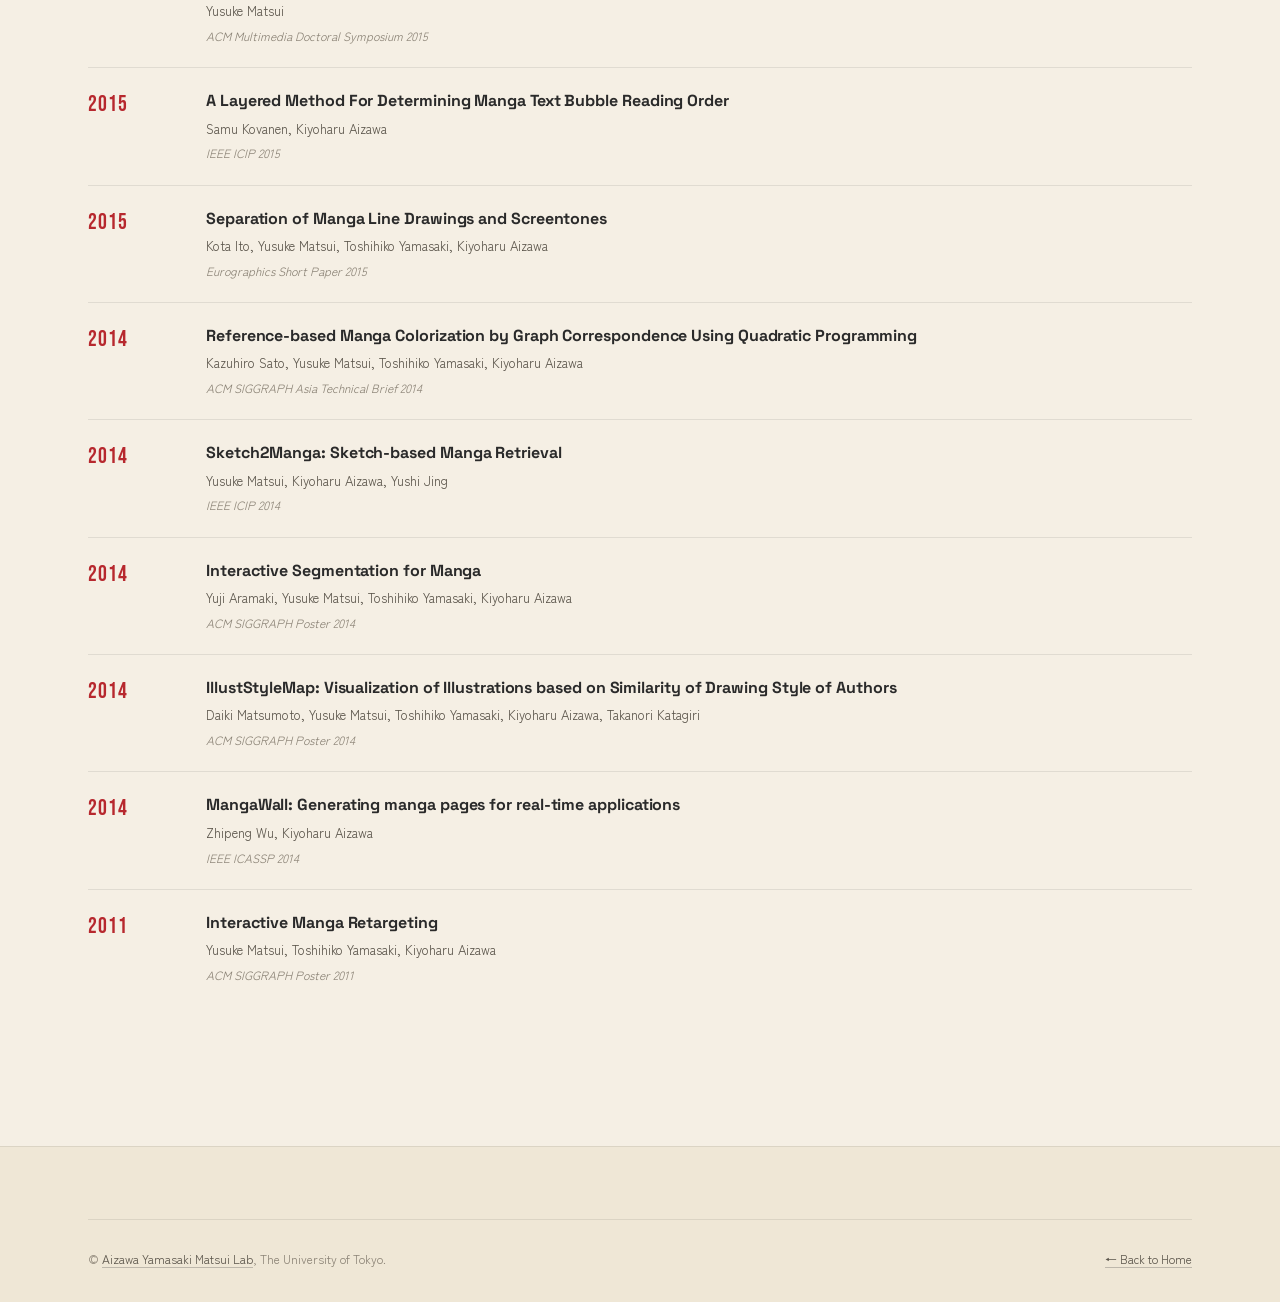
<file: publications.html>
<!DOCTYPE html>
<html lang="ja">
<head>
<meta charset="UTF-8">
<meta name="viewport" content="width=device-width, initial-scale=1.0">
<title>Publications — Manga109</title>
<link rel="preconnect" href="https://fonts.googleapis.com">
<link rel="preconnect" href="https://fonts.gstatic.com" crossorigin>
<link href="https://fonts.googleapis.com/css2?family=Zen+Kaku+Gothic+New:wght@300;500;700;900&family=Bebas+Neue&family=Space+Grotesk:wght@400;500;700&display=swap" rel="stylesheet">
<link rel="stylesheet" href="style.css">
</head>
<body>

<!-- Navigation -->
<nav class="nav">
  <div class="nav-inner">
    <a href="index.html" class="nav-logo">
      <span class="logo-mark">Manga<span class="logo-accent">109</span></span>
    </a>
    <ul class="nav-menu">
      <li><a href="index.html#about">About</a></li>
      <li><a href="explore.html">Explore</a></li>
      <li><a href="index.html#us">Us</a></li>
      <li><a href="annotations.html">Annotations</a></li>
      <li><a href="index.html#news">News</a></li>
      <li><a href="publications.html" class="nav-active">Publications</a></li>
      <li><a href="index.html#license">License</a></li>
      <li><a href="index.html#download">Download</a></li>
      <li class="nav-lang"><a href="publications_en.html"><span class="lang-active">JA</span> / <span class="lang-inactive">EN</span></a></li>
    </ul>
    <button class="nav-toggle" aria-label="menu">
      <span></span><span></span><span></span>
    </button>
  </div>
</nav>

<section class="subpage-hero">
  <div class="container">
    <span class="section-tag">Publications</span>
    <h1 class="subpage-title">Research Papers</h1>
    <p class="pub-intro">相澤・山崎・松井研究室で進められた漫画メディア処理に関する論文の一部です．</p>
  </div>
</section>

<section class="section section-pubs">
  <div class="container">
    <ol class="pub-list">
      <li class="pub-item">
        <span class="pub-year">2026</span>
        <div class="pub-body">
          <h4 class="pub-title"><a href="https://arxiv.org/abs/2505.20298" target="_blank" rel="noopener">MangaVQA and MangaLMM: A Benchmark and Specialized Model for Multimodal Manga Understanding</a></h4>
          <p class="pub-authors">Jeonghun Baek, Kazuki Egashira, Shota Onohara, Atsuyuki Miyai, Yuki Imajuku, Hikaru Ikuta, Kiyoharu Aizawa</p>
          <p class="pub-venue">Findings of the Association for Computational Linguistics: EACL 2026, pp. 5349–5370</p>
        </div>
      </li>
      <li class="pub-item">
        <span class="pub-year">2025</span>
        <div class="pub-body">
          <h4 class="pub-title">MangaUB: A Manga Understanding Benchmark for Large Multimodal Models</h4>
          <p class="pub-authors">Hikaru Ikuta, Leslie Wöhler, Kiyoharu Aizawa</p>
          <p class="pub-venue">IEEE MultiMedia, 2025 · doi: 10.1109/MMUL.2025.3550451</p>
        </div>
      </li>
      <li class="pub-item">
        <span class="pub-year">2024</span>
        <div class="pub-body">
          <h4 class="pub-title">Zero-shot character identification and speaker prediction in comics via iterative multimodal fusion</h4>
          <p class="pub-authors">Yingxuan Li, Ryota Hinami, Kiyoharu Aizawa, Yusuke Matsui</p>
          <p class="pub-venue">ACM Multimedia 2024, Oct. 28–Nov. 1, 2024, Melbourne, Australia · doi: 10.1145/3664647.3681659</p>
        </div>
      </li>
      <li class="pub-item">
        <span class="pub-year">2024</span>
        <div class="pub-body">
          <h4 class="pub-title">Manga109Dialog: A Large-scale Dialogue Dataset for Comics Speaker Detection</h4>
          <p class="pub-authors">Yingxuan Li, Kiyoharu Aizawa, Yusuke Matsui</p>
          <p class="pub-venue">IEEE ICME 2024, Jul. 15–19, 2024, Niagara Falls, Canada · doi: 10.1109/ICME57554.2024.10687709</p>
        </div>
      </li>
      <li class="pub-item">
        <span class="pub-year">2023</span>
        <div class="pub-body">
          <h4 class="pub-title">Statistical characteristics of comic panel viewing times</h4>
          <p class="pub-authors">Hikaru Ikuta, Leslie Wöhler, Kiyoharu Aizawa</p>
          <p class="pub-venue">Scientific Reports, vol. 13, no. 1, p. 20291, Nov. 2023 · doi: 10.1038/s41598-023-47120-w</p>
        </div>
      </li>
      <li class="pub-item">
        <span class="pub-year">2022</span>
        <div class="pub-body">
          <h4 class="pub-title">COO: Comic Onomatopoeia Dataset for Recognizing Arbitrary or Truncated Texts</h4>
          <p class="pub-authors">Jeonghun Baek, Yusuke Matsui, Kiyoharu Aizawa</p>
          <p class="pub-venue">ECCV 2022</p>
        </div>
      </li>
      <li class="pub-item">
        <span class="pub-year">2020</span>
        <div class="pub-body">
          <h4 class="pub-title">Building a Manga Dataset "Manga109" with Annotations for Multimedia Applications</h4>
          <p class="pub-authors">Kiyoharu Aizawa, Azuma Fujimoto, Atsushi Otsubo, Toru Ogawa, Yusuke Matsui, Koki Tsubota, Hikaru Ikuta</p>
          <p class="pub-venue">IEEE MultiMedia, vol. 27, no. 2, pp. 8–18, Apr.–Jun. 2020 · doi: 10.1109/MMUL.2020.2987895</p>
        </div>
      </li>
      <li class="pub-item">
        <span class="pub-year">2019</span>
        <div class="pub-body">
          <h4 class="pub-title">Synthesis of Screentone Patterns of Manga Characters</h4>
          <p class="pub-authors">Koki Tsubota, Daiki Ikami, Kiyoharu Aizawa</p>
          <p class="pub-venue">IEEE ISM 2019, short paper, Dec. 9–11, 2019, San Diego</p>
        </div>
      </li>
      <li class="pub-item">
        <span class="pub-year">2019</span>
        <div class="pub-body">
          <h4 class="pub-title">Building a Manga Dataset Manga109 for Multimedia Applications (Keynote talk)</h4>
          <p class="pub-authors">Kiyoharu Aizawa</p>
          <p class="pub-venue">IEEE MMSP 2019, Sep. 27–30, 2019, Kuala Lumpur, Malaysia</p>
        </div>
      </li>
      <li class="pub-item">
        <span class="pub-year">2019</span>
        <div class="pub-body">
          <h4 class="pub-title">Optical Flow based Line Drawing Frame Interpolation using Distance Transform to Support Inbetweenings</h4>
          <p class="pub-authors">Rei Narita, Keigo Hirakawa, Kiyoharu Aizawa</p>
          <p class="pub-venue">IEEE ICIP 2019, WQ.L1.3, Sep. 22–25, 2019, Taipei, Taiwan · doi: 10.1109/ICIP.2019.8803506</p>
        </div>
      </li>
      <li class="pub-item">
        <span class="pub-year">2018</span>
        <div class="pub-body">
          <h4 class="pub-title">Object Detection for Comics using Manga109 Annotations</h4>
          <p class="pub-authors">Toru Ogawa, Atsushi Otsubo, Rei Narita, Yusuke Matsui, Toshihiko Yamasaki, Kiyoharu Aizawa</p>
          <p class="pub-venue">arXiv, 2018</p>
        </div>
      </li>
      <li class="pub-item">
        <span class="pub-year">2018</span>
        <div class="pub-body">
          <h4 class="pub-title">Adaptation of Manga Face Representation for Accurate Clustering</h4>
          <p class="pub-authors">Koki Tsubota, Toru Ogawa, Toshihiko Yamasaki, Kiyoharu Aizawa</p>
          <p class="pub-venue">ACM SIGGRAPH Asia 2018 Poster, Dec. 4–7, 2018, Tokyo</p>
        </div>
      </li>
      <li class="pub-item">
        <span class="pub-year">2017</span>
        <div class="pub-body">
          <h4 class="pub-title">Sketch-based Manga Retrieval using Deep Features</h4>
          <p class="pub-authors">Rei Narita, Koki Tsubota, Toshihiko Yamasaki, Kiyoharu Aizawa</p>
          <p class="pub-venue">ICDAR Workshop MANPU 2017, pp. 49–53, Nov. 10, 2017, Kyoto, Japan</p>
        </div>
      </li>
      <li class="pub-item">
        <span class="pub-year">2017</span>
        <div class="pub-body">
          <h4 class="pub-title">cGAN-based Manga Colorization Using a Single Training Image</h4>
          <p class="pub-authors">Paulina Hensman, Kiyoharu Aizawa</p>
          <p class="pub-venue">ICDAR Workshop MANPU 2017, pp. 72–77, Nov. 10, 2017, Kyoto, Japan</p>
        </div>
      </li>
      <li class="pub-item">
        <span class="pub-year">2017</span>
        <div class="pub-body">
          <h4 class="pub-title">Sketch-based Manga Retrieval using Manga109 Dataset</h4>
          <p class="pub-authors">Yusuke Matsui, Kota Ito, Yuji Aramaki, Azuma Fujimoto, Toru Ogawa, Toshihiko Yamasaki, Kiyoharu Aizawa</p>
          <p class="pub-venue">Multimedia Tools and Applications, Springer, 2017</p>
        </div>
      </li>
      <li class="pub-item">
        <span class="pub-year">2016</span>
        <div class="pub-body">
          <h4 class="pub-title">Manga109 Dataset and Creation of Metadata</h4>
          <p class="pub-authors">Azuma Fujimoto, Toru Ogawa, Kazuyoshi Yamamoto, Yusuke Matsui, Toshihiko Yamasaki, Kiyoharu Aizawa</p>
          <p class="pub-venue">ICPR Workshop MANPU 2016 (The 1st International Workshop on coMics ANalysis, Processing and Understanding)</p>
        </div>
      </li>
      <li class="pub-item">
        <span class="pub-year">2016</span>
        <div class="pub-body">
          <h4 class="pub-title">Interactive Region Segmentation for Manga</h4>
          <p class="pub-authors">Kota Ito, Yusuke Matsui, Toshihiko Yamasaki, Kiyoharu Aizawa</p>
          <p class="pub-venue">ICPR 2016</p>
        </div>
      </li>
      <li class="pub-item">
        <span class="pub-year">2016</span>
        <div class="pub-body">
          <h4 class="pub-title">Sketch Simplification by Classifying Strokes</h4>
          <p class="pub-authors">Toru Ogawa, Yusuke Matsui, Toshihiko Yamasaki, Kiyoharu Aizawa</p>
          <p class="pub-venue">ICPR 2016</p>
        </div>
      </li>
      <li class="pub-item">
        <span class="pub-year">2016</span>
        <div class="pub-body">
          <h4 class="pub-title">DrawFromDrawings: 2D Drawing Assistance via Stroke Interpolation with a Sketch Database</h4>
          <p class="pub-authors">Yusuke Matsui, Takaaki Shiratori, Kiyoharu Aizawa</p>
          <p class="pub-venue">IEEE Transactions on Visualization and Computer Graphics, 2016</p>
        </div>
      </li>
      <li class="pub-item">
        <span class="pub-year">2016</span>
        <div class="pub-body">
          <h4 class="pub-title">Text detection in manga by combining connected-component-based and region-based classifications</h4>
          <p class="pub-authors">Yuji Aramaki, Yusuke Matsui, Toshihiko Yamasaki, Kiyoharu Aizawa</p>
          <p class="pub-venue">IEEE ICIP 2016</p>
        </div>
      </li>
      <li class="pub-item">
        <span class="pub-year">2015</span>
        <div class="pub-body">
          <h4 class="pub-title">Sketch-based Manga Retrieval using Manga109 Dataset</h4>
          <p class="pub-authors">Yusuke Matsui, Kota Ito, Yuji Aramaki, Toshihiko Yamasaki, Kiyoharu Aizawa</p>
          <p class="pub-venue">arXiv, 2015</p>
        </div>
      </li>
      <li class="pub-item">
        <span class="pub-year">2015</span>
        <div class="pub-body">
          <h4 class="pub-title">Interactive Segmentation for Manga using Lossless Thinning and Coarse Labeling</h4>
          <p class="pub-authors">Yuji Aramaki, Yusuke Matsui, Toshihiko Yamasaki, Kiyoharu Aizawa</p>
          <p class="pub-venue">APSIPA ASC 2015</p>
        </div>
      </li>
      <li class="pub-item">
        <span class="pub-year">2015</span>
        <div class="pub-body">
          <h4 class="pub-title">Challenge for Manga Processing: Sketch-based Manga Retrieval</h4>
          <p class="pub-authors">Yusuke Matsui</p>
          <p class="pub-venue">ACM Multimedia Doctoral Symposium 2015</p>
        </div>
      </li>
      <li class="pub-item">
        <span class="pub-year">2015</span>
        <div class="pub-body">
          <h4 class="pub-title">A Layered Method For Determining Manga Text Bubble Reading Order</h4>
          <p class="pub-authors">Samu Kovanen, Kiyoharu Aizawa</p>
          <p class="pub-venue">IEEE ICIP 2015</p>
        </div>
      </li>
      <li class="pub-item">
        <span class="pub-year">2015</span>
        <div class="pub-body">
          <h4 class="pub-title">Separation of Manga Line Drawings and Screentones</h4>
          <p class="pub-authors">Kota Ito, Yusuke Matsui, Toshihiko Yamasaki, Kiyoharu Aizawa</p>
          <p class="pub-venue">Eurographics Short Paper 2015</p>
        </div>
      </li>
      <li class="pub-item">
        <span class="pub-year">2014</span>
        <div class="pub-body">
          <h4 class="pub-title">Reference-based Manga Colorization by Graph Correspondence Using Quadratic Programming</h4>
          <p class="pub-authors">Kazuhiro Sato, Yusuke Matsui, Toshihiko Yamasaki, Kiyoharu Aizawa</p>
          <p class="pub-venue">ACM SIGGRAPH Asia Technical Brief 2014</p>
        </div>
      </li>
      <li class="pub-item">
        <span class="pub-year">2014</span>
        <div class="pub-body">
          <h4 class="pub-title">Sketch2Manga: Sketch-based Manga Retrieval</h4>
          <p class="pub-authors">Yusuke Matsui, Kiyoharu Aizawa, Yushi Jing</p>
          <p class="pub-venue">IEEE ICIP 2014</p>
        </div>
      </li>
      <li class="pub-item">
        <span class="pub-year">2014</span>
        <div class="pub-body">
          <h4 class="pub-title">Interactive Segmentation for Manga</h4>
          <p class="pub-authors">Yuji Aramaki, Yusuke Matsui, Toshihiko Yamasaki, Kiyoharu Aizawa</p>
          <p class="pub-venue">ACM SIGGRAPH Poster 2014</p>
        </div>
      </li>
      <li class="pub-item">
        <span class="pub-year">2014</span>
        <div class="pub-body">
          <h4 class="pub-title">IllustStyleMap: Visualization of Illustrations based on Similarity of Drawing Style of Authors</h4>
          <p class="pub-authors">Daiki Matsumoto, Yusuke Matsui, Toshihiko Yamasaki, Kiyoharu Aizawa, Takanori Katagiri</p>
          <p class="pub-venue">ACM SIGGRAPH Poster 2014</p>
        </div>
      </li>
      <li class="pub-item">
        <span class="pub-year">2014</span>
        <div class="pub-body">
          <h4 class="pub-title">MangaWall: Generating manga pages for real-time applications</h4>
          <p class="pub-authors">Zhipeng Wu, Kiyoharu Aizawa</p>
          <p class="pub-venue">IEEE ICASSP 2014</p>
        </div>
      </li>
      <li class="pub-item">
        <span class="pub-year">2011</span>
        <div class="pub-body">
          <h4 class="pub-title">Interactive Manga Retargeting</h4>
          <p class="pub-authors">Yusuke Matsui, Toshihiko Yamasaki, Kiyoharu Aizawa</p>
          <p class="pub-venue">ACM SIGGRAPH Poster 2011</p>
        </div>
      </li>
    </ol>
  </div>
</section>

<!-- Footer -->
<footer class="footer">
  <div class="container">
    <div class="footer-bottom">
      <p>© <a href="https://www.hal.t.u-tokyo.ac.jp/lab/" target="_blank" rel="noopener">Aizawa Yamasaki Matsui Lab</a>, The University of Tokyo.</p>
      <p><a href="index.html">← Back to Home</a></p>
    </div>
  </div>
</footer>

</body>
</html>
</file>
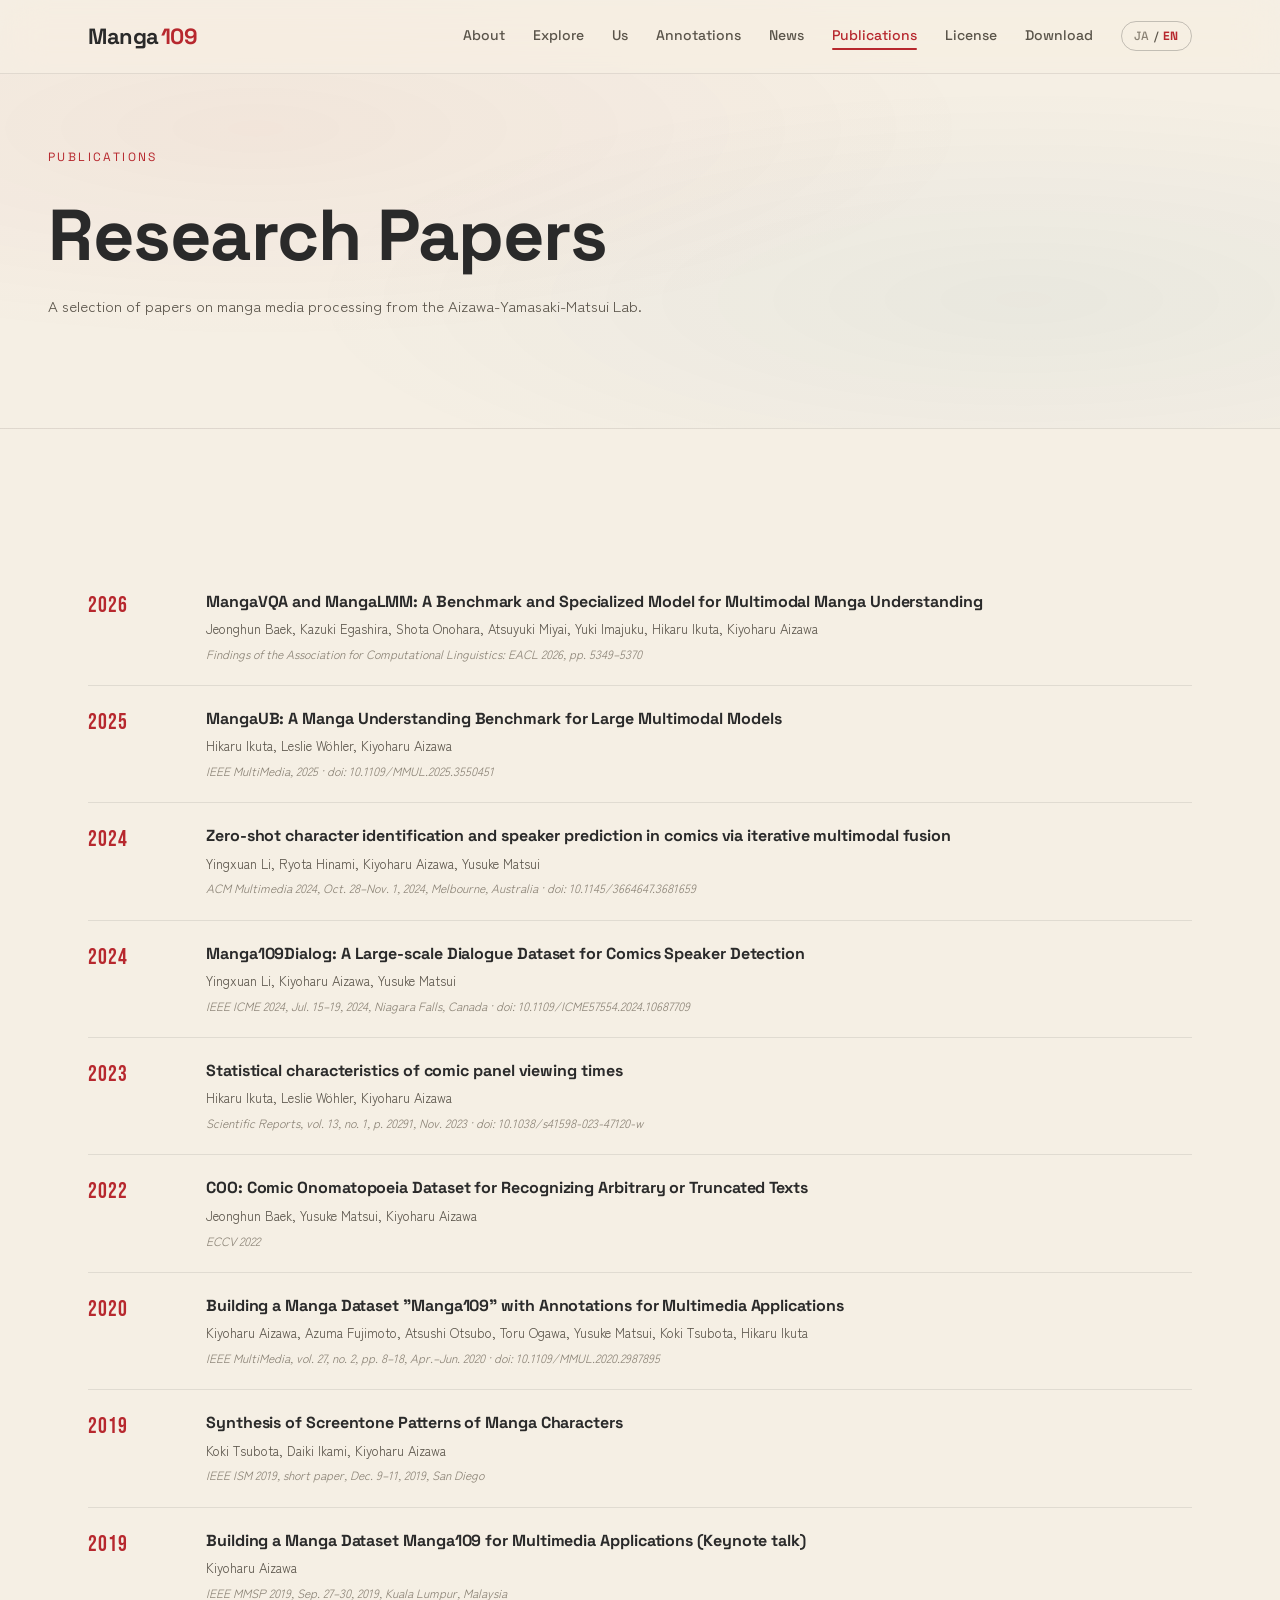
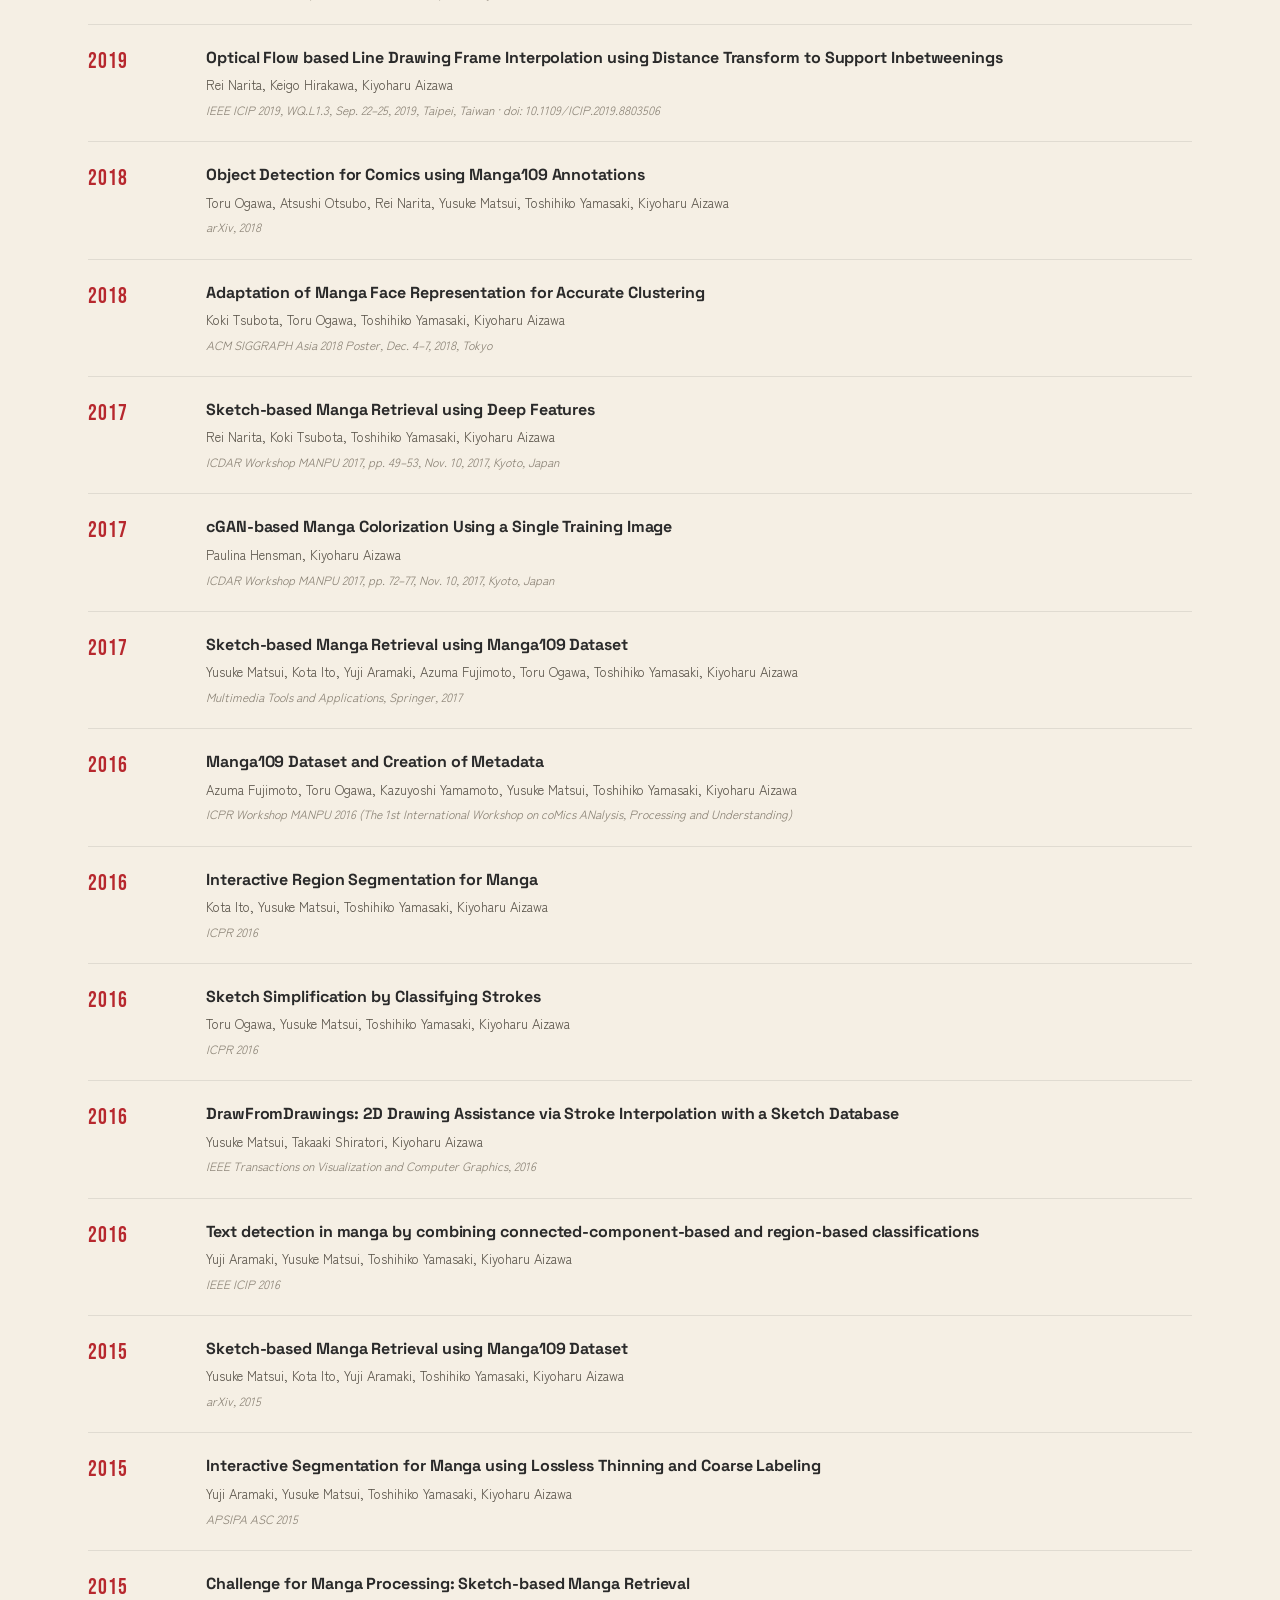
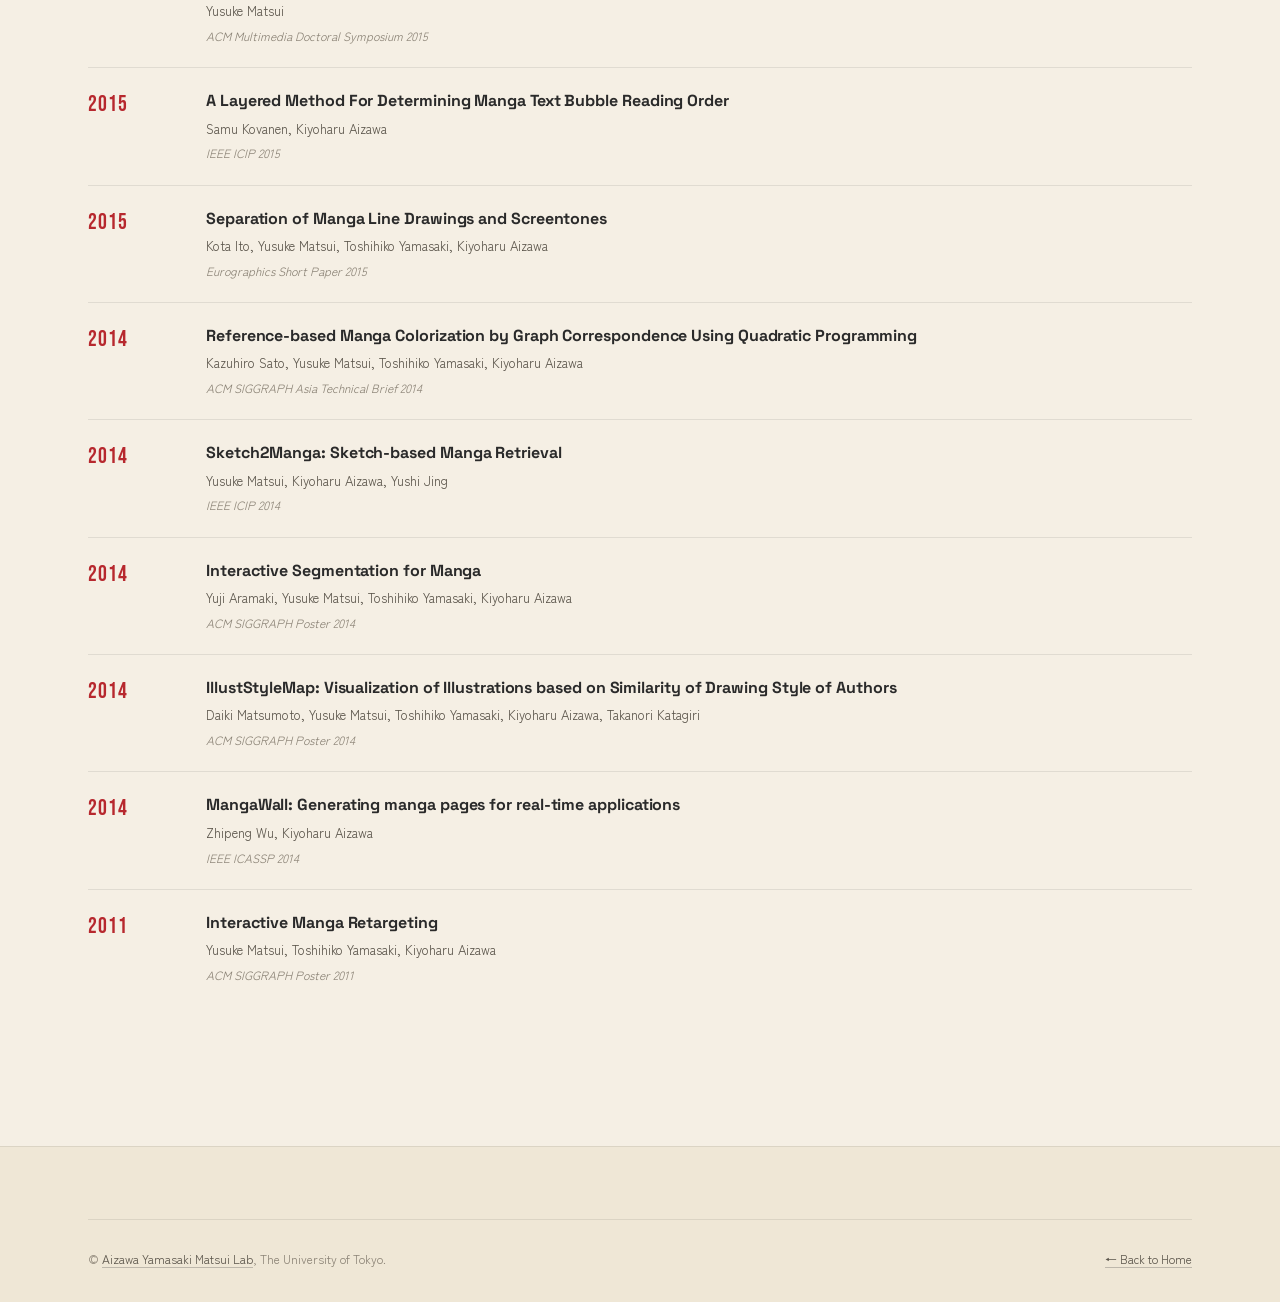
<file: publications_en.html>
<!DOCTYPE html>
<html lang="en">
<head>
<meta charset="UTF-8">
<meta name="viewport" content="width=device-width, initial-scale=1.0">
<title>Publications — Manga109</title>
<link rel="preconnect" href="https://fonts.googleapis.com">
<link rel="preconnect" href="https://fonts.gstatic.com" crossorigin>
<link href="https://fonts.googleapis.com/css2?family=Zen+Kaku+Gothic+New:wght@300;500;700;900&family=Bebas+Neue&family=Space+Grotesk:wght@400;500;700&display=swap" rel="stylesheet">
<link rel="stylesheet" href="style.css">
</head>
<body>

<nav class="nav">
  <div class="nav-inner">
    <a href="en.html" class="nav-logo">
      <span class="logo-mark">Manga<span class="logo-accent">109</span></span>
    </a>
    <ul class="nav-menu">
      <li><a href="en.html#about">About</a></li>
      <li><a href="explore_en.html">Explore</a></li>
      <li><a href="en.html#us">Us</a></li>
      <li><a href="annotations_en.html">Annotations</a></li>
      <li><a href="en.html#news">News</a></li>
      <li><a href="publications_en.html" class="nav-active">Publications</a></li>
      <li><a href="en.html#license">License</a></li>
      <li><a href="en.html#download">Download</a></li>
      <li class="nav-lang"><a href="publications.html"><span class="lang-inactive">JA</span> / <span class="lang-active">EN</span></a></li>
    </ul>
    <button class="nav-toggle" aria-label="menu">
      <span></span><span></span><span></span>
    </button>
  </div>
</nav>

<section class="subpage-hero">
  <div class="container">
    <span class="section-tag">Publications</span>
    <h1 class="subpage-title">Research Papers</h1>
    <p class="pub-intro">A selection of papers on manga media processing from the Aizawa-Yamasaki-Matsui Lab.</p>
  </div>
</section>

<section class="section section-pubs">
  <div class="container">
    <ol class="pub-list">
      <li class="pub-item">
        <span class="pub-year">2026</span>
        <div class="pub-body">
          <h4 class="pub-title"><a href="https://arxiv.org/abs/2505.20298" target="_blank" rel="noopener">MangaVQA and MangaLMM: A Benchmark and Specialized Model for Multimodal Manga Understanding</a></h4>
          <p class="pub-authors">Jeonghun Baek, Kazuki Egashira, Shota Onohara, Atsuyuki Miyai, Yuki Imajuku, Hikaru Ikuta, Kiyoharu Aizawa</p>
          <p class="pub-venue">Findings of the Association for Computational Linguistics: EACL 2026, pp. 5349–5370</p>
        </div>
      </li>
      <li class="pub-item">
        <span class="pub-year">2025</span>
        <div class="pub-body">
          <h4 class="pub-title">MangaUB: A Manga Understanding Benchmark for Large Multimodal Models</h4>
          <p class="pub-authors">Hikaru Ikuta, Leslie Wöhler, Kiyoharu Aizawa</p>
          <p class="pub-venue">IEEE MultiMedia, 2025 · doi: 10.1109/MMUL.2025.3550451</p>
        </div>
      </li>
      <li class="pub-item">
        <span class="pub-year">2024</span>
        <div class="pub-body">
          <h4 class="pub-title">Zero-shot character identification and speaker prediction in comics via iterative multimodal fusion</h4>
          <p class="pub-authors">Yingxuan Li, Ryota Hinami, Kiyoharu Aizawa, Yusuke Matsui</p>
          <p class="pub-venue">ACM Multimedia 2024, Oct. 28–Nov. 1, 2024, Melbourne, Australia · doi: 10.1145/3664647.3681659</p>
        </div>
      </li>
      <li class="pub-item">
        <span class="pub-year">2024</span>
        <div class="pub-body">
          <h4 class="pub-title">Manga109Dialog: A Large-scale Dialogue Dataset for Comics Speaker Detection</h4>
          <p class="pub-authors">Yingxuan Li, Kiyoharu Aizawa, Yusuke Matsui</p>
          <p class="pub-venue">IEEE ICME 2024, Jul. 15–19, 2024, Niagara Falls, Canada · doi: 10.1109/ICME57554.2024.10687709</p>
        </div>
      </li>
      <li class="pub-item">
        <span class="pub-year">2023</span>
        <div class="pub-body">
          <h4 class="pub-title">Statistical characteristics of comic panel viewing times</h4>
          <p class="pub-authors">Hikaru Ikuta, Leslie Wöhler, Kiyoharu Aizawa</p>
          <p class="pub-venue">Scientific Reports, vol. 13, no. 1, p. 20291, Nov. 2023 · doi: 10.1038/s41598-023-47120-w</p>
        </div>
      </li>
      <li class="pub-item">
        <span class="pub-year">2022</span>
        <div class="pub-body">
          <h4 class="pub-title">COO: Comic Onomatopoeia Dataset for Recognizing Arbitrary or Truncated Texts</h4>
          <p class="pub-authors">Jeonghun Baek, Yusuke Matsui, Kiyoharu Aizawa</p>
          <p class="pub-venue">ECCV 2022</p>
        </div>
      </li>
      <li class="pub-item">
        <span class="pub-year">2020</span>
        <div class="pub-body">
          <h4 class="pub-title">Building a Manga Dataset "Manga109" with Annotations for Multimedia Applications</h4>
          <p class="pub-authors">Kiyoharu Aizawa, Azuma Fujimoto, Atsushi Otsubo, Toru Ogawa, Yusuke Matsui, Koki Tsubota, Hikaru Ikuta</p>
          <p class="pub-venue">IEEE MultiMedia, vol. 27, no. 2, pp. 8–18, Apr.–Jun. 2020 · doi: 10.1109/MMUL.2020.2987895</p>
        </div>
      </li>
      <li class="pub-item">
        <span class="pub-year">2019</span>
        <div class="pub-body">
          <h4 class="pub-title">Synthesis of Screentone Patterns of Manga Characters</h4>
          <p class="pub-authors">Koki Tsubota, Daiki Ikami, Kiyoharu Aizawa</p>
          <p class="pub-venue">IEEE ISM 2019, short paper, Dec. 9–11, 2019, San Diego</p>
        </div>
      </li>
      <li class="pub-item">
        <span class="pub-year">2019</span>
        <div class="pub-body">
          <h4 class="pub-title">Building a Manga Dataset Manga109 for Multimedia Applications (Keynote talk)</h4>
          <p class="pub-authors">Kiyoharu Aizawa</p>
          <p class="pub-venue">IEEE MMSP 2019, Sep. 27–30, 2019, Kuala Lumpur, Malaysia</p>
        </div>
      </li>
      <li class="pub-item">
        <span class="pub-year">2019</span>
        <div class="pub-body">
          <h4 class="pub-title">Optical Flow based Line Drawing Frame Interpolation using Distance Transform to Support Inbetweenings</h4>
          <p class="pub-authors">Rei Narita, Keigo Hirakawa, Kiyoharu Aizawa</p>
          <p class="pub-venue">IEEE ICIP 2019, WQ.L1.3, Sep. 22–25, 2019, Taipei, Taiwan · doi: 10.1109/ICIP.2019.8803506</p>
        </div>
      </li>
      <li class="pub-item">
        <span class="pub-year">2018</span>
        <div class="pub-body">
          <h4 class="pub-title">Object Detection for Comics using Manga109 Annotations</h4>
          <p class="pub-authors">Toru Ogawa, Atsushi Otsubo, Rei Narita, Yusuke Matsui, Toshihiko Yamasaki, Kiyoharu Aizawa</p>
          <p class="pub-venue">arXiv, 2018</p>
        </div>
      </li>
      <li class="pub-item">
        <span class="pub-year">2018</span>
        <div class="pub-body">
          <h4 class="pub-title">Adaptation of Manga Face Representation for Accurate Clustering</h4>
          <p class="pub-authors">Koki Tsubota, Toru Ogawa, Toshihiko Yamasaki, Kiyoharu Aizawa</p>
          <p class="pub-venue">ACM SIGGRAPH Asia 2018 Poster, Dec. 4–7, 2018, Tokyo</p>
        </div>
      </li>
      <li class="pub-item">
        <span class="pub-year">2017</span>
        <div class="pub-body">
          <h4 class="pub-title">Sketch-based Manga Retrieval using Deep Features</h4>
          <p class="pub-authors">Rei Narita, Koki Tsubota, Toshihiko Yamasaki, Kiyoharu Aizawa</p>
          <p class="pub-venue">ICDAR Workshop MANPU 2017, pp. 49–53, Nov. 10, 2017, Kyoto, Japan</p>
        </div>
      </li>
      <li class="pub-item">
        <span class="pub-year">2017</span>
        <div class="pub-body">
          <h4 class="pub-title">cGAN-based Manga Colorization Using a Single Training Image</h4>
          <p class="pub-authors">Paulina Hensman, Kiyoharu Aizawa</p>
          <p class="pub-venue">ICDAR Workshop MANPU 2017, pp. 72–77, Nov. 10, 2017, Kyoto, Japan</p>
        </div>
      </li>
      <li class="pub-item">
        <span class="pub-year">2017</span>
        <div class="pub-body">
          <h4 class="pub-title">Sketch-based Manga Retrieval using Manga109 Dataset</h4>
          <p class="pub-authors">Yusuke Matsui, Kota Ito, Yuji Aramaki, Azuma Fujimoto, Toru Ogawa, Toshihiko Yamasaki, Kiyoharu Aizawa</p>
          <p class="pub-venue">Multimedia Tools and Applications, Springer, 2017</p>
        </div>
      </li>
      <li class="pub-item">
        <span class="pub-year">2016</span>
        <div class="pub-body">
          <h4 class="pub-title">Manga109 Dataset and Creation of Metadata</h4>
          <p class="pub-authors">Azuma Fujimoto, Toru Ogawa, Kazuyoshi Yamamoto, Yusuke Matsui, Toshihiko Yamasaki, Kiyoharu Aizawa</p>
          <p class="pub-venue">ICPR Workshop MANPU 2016 (The 1st International Workshop on coMics ANalysis, Processing and Understanding)</p>
        </div>
      </li>
      <li class="pub-item">
        <span class="pub-year">2016</span>
        <div class="pub-body">
          <h4 class="pub-title">Interactive Region Segmentation for Manga</h4>
          <p class="pub-authors">Kota Ito, Yusuke Matsui, Toshihiko Yamasaki, Kiyoharu Aizawa</p>
          <p class="pub-venue">ICPR 2016</p>
        </div>
      </li>
      <li class="pub-item">
        <span class="pub-year">2016</span>
        <div class="pub-body">
          <h4 class="pub-title">Sketch Simplification by Classifying Strokes</h4>
          <p class="pub-authors">Toru Ogawa, Yusuke Matsui, Toshihiko Yamasaki, Kiyoharu Aizawa</p>
          <p class="pub-venue">ICPR 2016</p>
        </div>
      </li>
      <li class="pub-item">
        <span class="pub-year">2016</span>
        <div class="pub-body">
          <h4 class="pub-title">DrawFromDrawings: 2D Drawing Assistance via Stroke Interpolation with a Sketch Database</h4>
          <p class="pub-authors">Yusuke Matsui, Takaaki Shiratori, Kiyoharu Aizawa</p>
          <p class="pub-venue">IEEE Transactions on Visualization and Computer Graphics, 2016</p>
        </div>
      </li>
      <li class="pub-item">
        <span class="pub-year">2016</span>
        <div class="pub-body">
          <h4 class="pub-title">Text detection in manga by combining connected-component-based and region-based classifications</h4>
          <p class="pub-authors">Yuji Aramaki, Yusuke Matsui, Toshihiko Yamasaki, Kiyoharu Aizawa</p>
          <p class="pub-venue">IEEE ICIP 2016</p>
        </div>
      </li>
      <li class="pub-item">
        <span class="pub-year">2015</span>
        <div class="pub-body">
          <h4 class="pub-title">Sketch-based Manga Retrieval using Manga109 Dataset</h4>
          <p class="pub-authors">Yusuke Matsui, Kota Ito, Yuji Aramaki, Toshihiko Yamasaki, Kiyoharu Aizawa</p>
          <p class="pub-venue">arXiv, 2015</p>
        </div>
      </li>
      <li class="pub-item">
        <span class="pub-year">2015</span>
        <div class="pub-body">
          <h4 class="pub-title">Interactive Segmentation for Manga using Lossless Thinning and Coarse Labeling</h4>
          <p class="pub-authors">Yuji Aramaki, Yusuke Matsui, Toshihiko Yamasaki, Kiyoharu Aizawa</p>
          <p class="pub-venue">APSIPA ASC 2015</p>
        </div>
      </li>
      <li class="pub-item">
        <span class="pub-year">2015</span>
        <div class="pub-body">
          <h4 class="pub-title">Challenge for Manga Processing: Sketch-based Manga Retrieval</h4>
          <p class="pub-authors">Yusuke Matsui</p>
          <p class="pub-venue">ACM Multimedia Doctoral Symposium 2015</p>
        </div>
      </li>
      <li class="pub-item">
        <span class="pub-year">2015</span>
        <div class="pub-body">
          <h4 class="pub-title">A Layered Method For Determining Manga Text Bubble Reading Order</h4>
          <p class="pub-authors">Samu Kovanen, Kiyoharu Aizawa</p>
          <p class="pub-venue">IEEE ICIP 2015</p>
        </div>
      </li>
      <li class="pub-item">
        <span class="pub-year">2015</span>
        <div class="pub-body">
          <h4 class="pub-title">Separation of Manga Line Drawings and Screentones</h4>
          <p class="pub-authors">Kota Ito, Yusuke Matsui, Toshihiko Yamasaki, Kiyoharu Aizawa</p>
          <p class="pub-venue">Eurographics Short Paper 2015</p>
        </div>
      </li>
      <li class="pub-item">
        <span class="pub-year">2014</span>
        <div class="pub-body">
          <h4 class="pub-title">Reference-based Manga Colorization by Graph Correspondence Using Quadratic Programming</h4>
          <p class="pub-authors">Kazuhiro Sato, Yusuke Matsui, Toshihiko Yamasaki, Kiyoharu Aizawa</p>
          <p class="pub-venue">ACM SIGGRAPH Asia Technical Brief 2014</p>
        </div>
      </li>
      <li class="pub-item">
        <span class="pub-year">2014</span>
        <div class="pub-body">
          <h4 class="pub-title">Sketch2Manga: Sketch-based Manga Retrieval</h4>
          <p class="pub-authors">Yusuke Matsui, Kiyoharu Aizawa, Yushi Jing</p>
          <p class="pub-venue">IEEE ICIP 2014</p>
        </div>
      </li>
      <li class="pub-item">
        <span class="pub-year">2014</span>
        <div class="pub-body">
          <h4 class="pub-title">Interactive Segmentation for Manga</h4>
          <p class="pub-authors">Yuji Aramaki, Yusuke Matsui, Toshihiko Yamasaki, Kiyoharu Aizawa</p>
          <p class="pub-venue">ACM SIGGRAPH Poster 2014</p>
        </div>
      </li>
      <li class="pub-item">
        <span class="pub-year">2014</span>
        <div class="pub-body">
          <h4 class="pub-title">IllustStyleMap: Visualization of Illustrations based on Similarity of Drawing Style of Authors</h4>
          <p class="pub-authors">Daiki Matsumoto, Yusuke Matsui, Toshihiko Yamasaki, Kiyoharu Aizawa, Takanori Katagiri</p>
          <p class="pub-venue">ACM SIGGRAPH Poster 2014</p>
        </div>
      </li>
      <li class="pub-item">
        <span class="pub-year">2014</span>
        <div class="pub-body">
          <h4 class="pub-title">MangaWall: Generating manga pages for real-time applications</h4>
          <p class="pub-authors">Zhipeng Wu, Kiyoharu Aizawa</p>
          <p class="pub-venue">IEEE ICASSP 2014</p>
        </div>
      </li>
      <li class="pub-item">
        <span class="pub-year">2011</span>
        <div class="pub-body">
          <h4 class="pub-title">Interactive Manga Retargeting</h4>
          <p class="pub-authors">Yusuke Matsui, Toshihiko Yamasaki, Kiyoharu Aizawa</p>
          <p class="pub-venue">ACM SIGGRAPH Poster 2011</p>
        </div>
      </li>
    </ol>
  </div>
</section>

<footer class="footer">
  <div class="container">
    <div class="footer-bottom">
      <p>© <a href="https://www.hal.t.u-tokyo.ac.jp/lab/" target="_blank" rel="noopener">Aizawa Yamasaki Matsui Lab</a>, The University of Tokyo.</p>
      <p><a href="en.html">← Back to Home</a></p>
    </div>
  </div>
</footer>

</body>
</html>
</file>
<file: style.css>
/* ============================================
   Manga109 — Homepage (Japanese palette)
   ============================================ */

:root {
  /* 和色 — soft Japanese palette */
  --bg: #f5efe4;            /* 生成り kinari */
  --bg-soft: #efe7d6;       /* 薄香 usukō */
  --bg-card: #ffffff;
  --bg-washi: #fbf6ea;      /* washi paper */
  --fg: #2a2a2a;            /* 墨 sumi */
  --fg-dim: #5a544a;        /* 憲法黒茶 */
  --fg-muted: #8a8275;      /* 灰茶 */
  --accent: #b7282e;        /* 茜色 akane */
  --accent-soft: #e5989b;   /* 桜鼠 sakura-nezu */
  --accent-2: #d9a62e;      /* 山吹 yamabuki */
  --accent-3: #165e83;      /* 藍色 ai */
  --accent-4: #7b8d42;      /* 抹茶 matcha */
  --border: rgba(42, 42, 42, 0.1);
  --border-hover: rgba(42, 42, 42, 0.25);
  --max: 1200px;
  --pad: clamp(20px, 4vw, 48px);
  --font-jp: "Zen Kaku Gothic New", "Hiragino Mincho ProN", "Yu Mincho", serif;
  --font-jp-sans: "Zen Kaku Gothic New", "Hiragino Sans", "Yu Gothic", sans-serif;
  --font-en: "Space Grotesk", -apple-system, BlinkMacSystemFont, sans-serif;
  --font-display: "Bebas Neue", "Space Grotesk", sans-serif;
}

* { box-sizing: border-box; margin: 0; padding: 0; }

html { scroll-behavior: smooth; }

body {
  font-family: var(--font-jp-sans);
  background: var(--bg);
  color: var(--fg);
  line-height: 1.85;
  -webkit-font-smoothing: antialiased;
  overflow-x: hidden;
  /* subtle washi paper texture */
  background-image:
    radial-gradient(circle at 20% 30%, rgba(183, 40, 46, 0.04), transparent 40%),
    radial-gradient(circle at 80% 70%, rgba(22, 94, 131, 0.04), transparent 40%);
}

a { color: inherit; text-decoration: none; transition: opacity 0.2s; }
a:hover { opacity: 0.7; }
img { max-width: 100%; display: block; }
ul, ol { list-style: none; }

.container {
  max-width: var(--max);
  margin: 0 auto;
  padding: 0 var(--pad);
}

/* ============================================
   Navigation
   ============================================ */
.nav {
  position: fixed;
  top: 0; left: 0; right: 0;
  z-index: 100;
  backdrop-filter: blur(20px) saturate(180%);
  -webkit-backdrop-filter: blur(20px) saturate(180%);
  background: rgba(245, 239, 228, 0.78);
  border-bottom: 1px solid var(--border);
}
.nav-inner {
  max-width: var(--max);
  margin: 0 auto;
  padding: 16px var(--pad);
  display: flex;
  align-items: center;
  justify-content: space-between;
  gap: 32px;
}
.nav-logo {
  font-family: var(--font-en);
  font-size: 22px;
  letter-spacing: -0.01em;
  display: flex;
  align-items: center;
  gap: 14px;
}
.logo-sub {
  display: inline-block;
  font-family: var(--font-en);
  font-size: 10px;
  font-weight: 600;
  letter-spacing: 0.18em;
  text-transform: uppercase;
  color: var(--fg-muted);
  padding-left: 14px;
  border-left: 1px solid var(--border-hover);
  line-height: 1.3;
  white-space: nowrap;
}
@media (max-width: 640px) {
  .logo-sub { display: none; }
}
.logo-mark {
  display: inline-flex;
  align-items: baseline;
  font-family: var(--font-en);
  font-weight: 700;
  letter-spacing: -0.02em;
  color: var(--fg);
}
.logo-accent {
  color: var(--accent);
  margin-left: 2px;
}
.logo-mark-lg { font-size: 48px; }

.nav-menu {
  display: flex;
  gap: 28px;
  font-size: 14px;
  font-family: var(--font-en);
  font-weight: 500;
}
.nav-menu a { color: var(--fg-dim); }
.nav-menu a:hover { color: var(--accent); opacity: 1; }
.nav-lang a {
  border: 1px solid var(--border-hover);
  padding: 6px 12px;
  border-radius: 999px;
  font-size: 12px;
  letter-spacing: 0.05em;
}
.nav-lang a:hover { border-color: var(--accent); color: var(--accent); }
.lang-active { color: var(--accent); font-weight: 700; }
.lang-inactive { color: var(--fg-muted); }

.nav-toggle {
  display: none;
  background: none; border: none;
  flex-direction: column; gap: 4px;
  cursor: pointer; padding: 8px;
}
.nav-toggle span {
  display: block; width: 22px; height: 2px;
  background: var(--fg);
}

@media (max-width: 820px) {
  .nav-menu {
    position: absolute; top: 100%; left: 0; right: 0;
    flex-direction: column;
    background: var(--bg-washi);
    padding: 20px var(--pad);
    border-bottom: 1px solid var(--border);
    transform: translateY(-120%);
    transition: transform 0.3s ease;
  }
  .nav-menu.open { transform: translateY(0); }
  .nav-toggle { display: flex; }
}

/* ============================================
   Hero — with manga cover background
   ============================================ */
.hero {
  position: relative;
  min-height: 100vh;
  display: flex;
  flex-direction: column;
  justify-content: center;
  padding: 120px var(--pad) 80px;
  overflow: hidden;
}
.hero-bg {
  position: absolute; inset: 0; z-index: 0;
  overflow: hidden;
  background-image: url('asset/background.png');
  background-size: cover;
  background-position: center;
  background-repeat: no-repeat;
}
.hero-bg::before {
  content: '';
  position: absolute; inset: 0;
  /* soft washi wash over the covers */
  background:
    linear-gradient(180deg,
      rgba(245, 239, 228, 0.82) 0%,
      rgba(245, 239, 228, 0.72) 40%,
      rgba(245, 239, 228, 0.92) 100%);
}
.hero-bg::after {
  content: '';
  position: absolute; inset: 0;
  background:
    radial-gradient(ellipse at 30% 40%, rgba(183, 40, 46, 0.08), transparent 50%),
    radial-gradient(ellipse at 70% 60%, rgba(22, 94, 131, 0.08), transparent 50%);
}

/* hide old blobs/grid since we use the image now */
.hero-grid, .hero-blob { display: none; }

.hero-content {
  position: relative; z-index: 1;
  max-width: var(--max);
  margin: 0 auto;
  width: 100%;
}
.hero-tags {
  display: flex;
  flex-wrap: wrap;
  align-items: center;
  gap: 10px;
  margin-bottom: 32px;
}
.hero-utokyo {
  display: inline-flex;
  align-items: center;
  gap: 12px;
  padding: 6px 16px 6px 8px;
  background: rgba(255, 255, 255, 0.65);
  backdrop-filter: blur(8px);
  border-radius: 999px;
  border: 1px solid var(--border-hover);
  height: 36px;
}
.hero-utokyo-mark {
  display: inline-block;
  width: 22px; height: 22px;
  border-radius: 50%;
  background:
    radial-gradient(circle at 35% 35%, #e84a4a, #8a1818 70%);
  box-shadow: 0 0 0 2px rgba(255, 255, 255, 0.9), 0 2px 6px rgba(138, 24, 24, 0.35);
  flex-shrink: 0;
}
.hero-utokyo-text {
  font-family: var(--font-en);
  font-size: 12px;
  font-weight: 700;
  letter-spacing: 0.14em;
  color: var(--fg);
  text-transform: uppercase;
}
.hero-badge {
  display: inline-flex;
  align-items: center;
  gap: 8px;
  font-family: var(--font-en);
  font-size: 11px;
  letter-spacing: 0.15em;
  text-transform: uppercase;
  padding: 0 16px;
  border: 1px solid var(--accent);
  border-radius: 999px;
  color: var(--accent);
  background: rgba(255, 255, 255, 0.7);
  backdrop-filter: blur(8px);
  height: 36px;
  white-space: nowrap;
  text-decoration: none;
  transition: background 0.2s, transform 0.2s, box-shadow 0.2s, opacity 0.2s;
}
.hero-badge:hover {
  background: var(--accent);
  color: #fff;
  opacity: 1;
  transform: translateY(-1px);
  box-shadow: 0 6px 16px rgba(183, 40, 46, 0.25);
}
.hero-badge-arrow {
  font-size: 12px;
  opacity: 0.7;
  letter-spacing: 0;
  transition: transform 0.2s;
}
.hero-badge:hover .hero-badge-arrow { transform: translate(2px, -2px); opacity: 1; }
.hero-title {
  font-family: "Space Grotesk", "Zen Kaku Gothic New", sans-serif;
  font-weight: 700;
  font-size: clamp(80px, 18vw, 240px);
  line-height: 0.85;
  letter-spacing: -0.04em;
  margin-bottom: 40px;
  color: var(--fg);
}
.hero-line {
  display: block;
  opacity: 0;
  transform: translateY(30px);
  animation: slideUp 0.9s cubic-bezier(0.2, 0.8, 0.2, 1) forwards;
}
.hero-line:nth-child(2) { animation-delay: 0.15s; }
.hero-number {
  background: linear-gradient(135deg, var(--accent) 0%, var(--accent-2) 100%);
  -webkit-background-clip: text;
  background-clip: text;
  color: transparent;
}
@keyframes slideUp {
  to { opacity: 1; transform: translateY(0); }
}
.hero-sub {
  font-family: var(--font-en);
  font-size: clamp(18px, 2.2vw, 22px);
  color: var(--fg);
  max-width: 540px;
  margin-bottom: 12px;
  line-height: 1.5;
}
.hero-sub-ja {
  color: var(--fg-dim);
  font-size: 15px;
  max-width: 540px;
  margin-bottom: 40px;
}
.hero-actions {
  display: flex;
  gap: 16px;
  flex-wrap: wrap;
  margin-bottom: 72px;
}
.btn {
  display: inline-flex;
  align-items: center;
  gap: 10px;
  padding: 14px 28px;
  border-radius: 999px;
  font-family: var(--font-en);
  font-weight: 600;
  font-size: 15px;
  letter-spacing: 0.01em;
  transition: transform 0.2s, box-shadow 0.2s, opacity 0.2s, background 0.2s;
  cursor: pointer;
  border: none;
}
.btn:hover { transform: translateY(-2px); opacity: 1; }
.btn-primary {
  background: var(--accent);
  color: #fff;
  box-shadow: 0 8px 24px rgba(183, 40, 46, 0.25);
}
.btn-primary:hover { background: #9b2026; box-shadow: 0 12px 32px rgba(183, 40, 46, 0.35); }
.btn-ghost {
  background: rgba(255, 255, 255, 0.6);
  color: var(--fg);
  border: 1px solid var(--border-hover);
  backdrop-filter: blur(8px);
}
.btn-ghost:hover { background: rgba(255, 255, 255, 0.9); border-color: var(--accent); color: var(--accent); }

.hero-stats {
  display: grid;
  grid-template-columns: repeat(auto-fit, minmax(160px, 1fr));
  gap: 28px 32px;
  padding-top: 32px;
  border-top: 1px solid var(--border-hover);
  max-width: 780px;
}
.stat {
  min-width: 0;
}
.stat-num {
  display: block;
  font-family: var(--font-display);
  font-size: clamp(30px, 3.4vw, 44px);
  line-height: 1;
  color: var(--fg);
  margin-bottom: 8px;
  white-space: nowrap;
}
.stat-label {
  font-family: var(--font-en);
  font-size: 11px;
  letter-spacing: 0.12em;
  text-transform: uppercase;
  color: var(--fg-muted);
  white-space: nowrap;
}

.scroll-hint {
  position: absolute;
  bottom: 32px; left: 50%;
  transform: translateX(-50%);
  display: flex; flex-direction: column; align-items: center; gap: 10px;
  z-index: 1;
}
.scroll-hint span {
  font-family: var(--font-en);
  font-size: 10px;
  letter-spacing: 0.3em;
  color: var(--fg-muted);
}
.scroll-line {
  width: 1px; height: 40px;
  background: linear-gradient(180deg, var(--fg-muted), transparent);
  animation: scrollPulse 2s ease-in-out infinite;
}
@keyframes scrollPulse {
  0%, 100% { transform: scaleY(1); opacity: 1; }
  50% { transform: scaleY(0.6); opacity: 0.5; }
}

/* ============================================
   Gallery
   ============================================ */
.gallery {
  padding: 40px 0;
  background: var(--bg-soft);
  overflow: hidden;
  border-top: 1px solid var(--border);
  border-bottom: 1px solid var(--border);
}
.gallery-track {
  display: flex; flex-direction: column; gap: 16px;
}
.gallery-row {
  display: flex; gap: 16px;
  animation: scrollX 60s linear infinite;
  width: max-content;
}
.gallery-row-reverse { animation-direction: reverse; animation-duration: 80s; }
@keyframes scrollX {
  from { transform: translateX(0); }
  to { transform: translateX(-50%); }
}
.gallery-tile {
  width: 150px; height: 210px;
  border-radius: 6px;
  flex-shrink: 0;
  background: var(--bg-soft);
  position: relative;
  overflow: hidden;
  border: 1px solid var(--border);
  box-shadow: 0 4px 14px rgba(0, 0, 0, 0.1);
  transition: transform 0.3s;
}
.gallery-tile:hover { transform: translateY(-4px); }
.gallery-tile img {
  width: 100%;
  height: 100%;
  object-fit: cover;
  display: block;
}
.gallery-tile-meta {
  position: absolute;
  inset: auto 0 0 0;
  padding: 28px 10px 10px;
  display: flex;
  flex-direction: column;
  gap: 2px;
  color: #fff;
  background: linear-gradient(180deg, transparent, rgba(0, 0, 0, 0.75));
  opacity: 0;
  transition: opacity 0.3s;
}
.gallery-tile:hover .gallery-tile-meta { opacity: 1; }
.tile-num {
  font-family: var(--font-display);
  font-size: 12px;
  letter-spacing: 0.15em;
  opacity: 0.8;
}
.tile-title {
  font-family: var(--font-en);
  font-weight: 700;
  font-size: 12px;
  line-height: 1.25;
  letter-spacing: 0.01em;
  text-shadow: 0 1px 2px rgba(0, 0, 0, 0.4);
}

/* ============================================
   Sections (shared)
   ============================================ */
.section {
  padding: clamp(80px, 12vw, 140px) 0;
  position: relative;
}
.section-head {
  margin-bottom: 64px;
  max-width: 720px;
}
.section-tag {
  display: inline-block;
  font-family: var(--font-en);
  font-size: 12px;
  letter-spacing: 0.2em;
  text-transform: uppercase;
  color: var(--accent);
  margin-bottom: 16px;
}
.section-title {
  font-family: var(--font-en);
  font-weight: 700;
  font-size: clamp(36px, 5.5vw, 68px);
  line-height: 1.05;
  letter-spacing: -0.02em;
  color: var(--fg);
}

/* Japanese page: smaller, calmer section titles */
html[lang="ja"] .section-title {
  font-family: var(--font-jp-sans);
  font-size: clamp(22px, 2.8vw, 34px);
  line-height: 1.35;
  letter-spacing: 0.01em;
  font-weight: 700;
}
html[lang="ja"] .cta-left h2 {
  font-family: var(--font-jp-sans);
  font-size: clamp(20px, 2.4vw, 30px);
  line-height: 1.35;
  letter-spacing: 0.01em;
  font-weight: 700;
}
html[lang="ja"] .paper-title {
  font-family: var(--font-jp-sans);
  font-size: clamp(16px, 2vw, 22px);
  line-height: 1.5;
  letter-spacing: 0.01em;
}

/* About */
.about-grid {
  display: grid;
  grid-template-columns: 1.4fr 1fr;
  gap: 64px;
  align-items: start;
}
.about-text p {
  font-size: 16px;
  margin-bottom: 20px;
  color: var(--fg-dim);
}
.about-text strong {
  color: var(--fg);
  font-weight: 700;
}
.about-text a {
  color: var(--accent-3);
  border-bottom: 1px solid var(--accent-3);
  transition: opacity 0.2s;
}
.about-card {
  background: var(--bg-card);
  border: 1px solid var(--border);
  border-radius: 20px;
  padding: 32px;
  position: sticky;
  top: 100px;
  box-shadow: 0 10px 40px rgba(42, 42, 42, 0.06);
}
.card-label {
  font-family: var(--font-en);
  font-size: 11px;
  letter-spacing: 0.2em;
  text-transform: uppercase;
  color: var(--accent);
  margin-bottom: 20px;
}
.kv {
  display: grid;
  grid-template-columns: 90px 1fr;
  gap: 14px 16px;
  font-size: 14px;
  margin-bottom: 28px;
}
.kv dt {
  color: var(--fg-muted);
  font-family: var(--font-en);
  letter-spacing: 0.05em;
}
.kv dd { color: var(--fg); }
.card-cta {
  display: inline-block;
  font-family: var(--font-en);
  font-weight: 600;
  color: var(--accent);
  font-size: 14px;
  padding-top: 20px;
  border-top: 1px solid var(--border);
  width: 100%;
}

@media (max-width: 820px) {
  .about-grid { grid-template-columns: 1fr; gap: 40px; }
  .about-card { position: static; }
}

/* Reference Paper */
.section-paper { padding: clamp(40px, 6vw, 70px) 0; }
.paper-card {
  background:
    linear-gradient(135deg, rgba(22, 94, 131, 0.06), rgba(183, 40, 46, 0.05)),
    var(--bg-card);
  border: 1px solid var(--border);
  border-radius: 24px;
  padding: clamp(32px, 5vw, 56px);
  display: grid;
  grid-template-columns: 1.4fr auto;
  gap: 48px;
  align-items: center;
  box-shadow: 0 14px 50px rgba(42, 42, 42, 0.06);
  position: relative;
  overflow: hidden;
}
.paper-card::before {
  content: '';
  position: absolute;
  width: 280px; height: 280px;
  background: var(--accent-2);
  border-radius: 50%;
  filter: blur(110px);
  opacity: 0.14;
  top: -80px; right: -80px;
  z-index: 0;
}
.paper-left { position: relative; z-index: 1; }
.paper-title {
  font-family: var(--font-en);
  font-size: clamp(22px, 3vw, 30px);
  font-weight: 700;
  line-height: 1.25;
  letter-spacing: -0.01em;
  color: var(--fg);
  margin: 14px 0 14px;
}
.paper-authors {
  font-size: 14px;
  color: var(--fg-dim);
  margin-bottom: 6px;
  line-height: 1.6;
}
.paper-venue {
  font-size: 13px;
  color: var(--fg-muted);
  font-style: italic;
  margin-bottom: 20px;
}
.paper-links { display: flex; gap: 12px; }
.paper-link {
  display: inline-flex;
  align-items: center;
  gap: 6px;
  font-family: var(--font-en);
  font-size: 12px;
  font-weight: 600;
  letter-spacing: 0.08em;
  text-transform: uppercase;
  color: var(--accent-3);
  padding: 8px 14px;
  border: 1px solid var(--accent-3);
  border-radius: 999px;
  transition: all 0.2s;
}
.paper-link:hover {
  background: var(--accent-3);
  color: #fff;
  opacity: 1;
}

.paper-cite {
  display: flex;
  flex-direction: column;
  align-items: flex-start;
  gap: 6px;
  padding: 28px 36px;
  background: var(--bg);
  border: 1px solid var(--border);
  border-radius: 20px;
  position: relative;
  z-index: 1;
  transition: transform 0.25s, box-shadow 0.25s, border-color 0.25s;
  min-width: 220px;
}
.paper-cite:hover {
  transform: translateY(-3px);
  border-color: var(--accent);
  box-shadow: 0 16px 40px rgba(183, 40, 46, 0.12);
  opacity: 1;
}
.paper-cite-num {
  font-family: var(--font-display);
  font-size: clamp(56px, 7vw, 84px);
  line-height: 1;
  letter-spacing: -0.02em;
  background: linear-gradient(135deg, var(--accent), var(--accent-2));
  -webkit-background-clip: text;
  background-clip: text;
  color: transparent;
  display: inline-flex;
  align-items: flex-start;
}
.paper-cite-plus {
  font-size: 0.5em;
  margin-top: 0.2em;
  margin-left: 4px;
}
.paper-cite-label {
  font-family: var(--font-en);
  font-size: 14px;
  font-weight: 700;
  letter-spacing: 0.08em;
  text-transform: uppercase;
  color: var(--fg);
  line-height: 1.5;
}
.paper-cite-sub {
  font-weight: 500;
  color: var(--fg-muted);
  font-size: 11px;
  letter-spacing: 0.1em;
}

@media (max-width: 820px) {
  .paper-card { grid-template-columns: 1fr; gap: 32px; }
  .paper-cite { align-self: flex-start; }
}

/* Us / Team */
.section-us { position: relative; }
.team-intro {
  max-width: 780px;
  margin: -32px 0 56px;
  color: var(--fg-dim);
  font-size: 16px;
  line-height: 1.8;
}
.team-intro p { margin-bottom: 10px; }
.team-intro a {
  color: var(--accent-3);
  border-bottom: 1px solid var(--accent-3);
  transition: opacity 0.2s;
}
.team-grid {
  display: grid;
  grid-template-columns: repeat(auto-fit, minmax(200px, 1fr));
  gap: 24px;
}
.team-card {
  background: var(--bg-card);
  border: 1px solid var(--border);
  border-radius: 18px;
  padding: 28px 20px 24px;
  transition: transform 0.3s, border-color 0.3s, box-shadow 0.3s;
  position: relative;
  overflow: hidden;
  text-align: center;
}
.team-card:hover {
  transform: translateY(-4px);
  border-color: var(--accent-soft);
  box-shadow: 0 14px 40px rgba(42, 42, 42, 0.08);
}
.team-photo {
  width: 108px;
  height: 108px;
  border-radius: 50%;
  overflow: hidden;
  margin: 0 auto 18px;
  background: var(--bg-soft);
  position: relative;
  box-shadow: 0 4px 16px rgba(42, 42, 42, 0.08);
}
.team-photo::after {
  content: '';
  position: absolute; inset: 0;
  box-shadow: inset 0 0 0 1px rgba(42, 42, 42, 0.08);
  border-radius: inherit;
  pointer-events: none;
}
.team-photo img {
  width: 100%; height: 100%;
  object-fit: cover;
  transition: transform 0.6s cubic-bezier(0.2, 0.8, 0.2, 1);
}
.team-card:hover .team-photo img { transform: scale(1.06); }
.team-card h3 {
  font-family: var(--font-en);
  font-size: 16px;
  font-weight: 700;
  line-height: 1.3;
  color: var(--fg);
  margin-bottom: 8px;
  display: flex;
  flex-direction: column;
  gap: 2px;
  align-items: center;
}
.team-name-en {
  font-family: var(--font-jp-sans);
  font-size: 12px;
  font-weight: 500;
  color: var(--fg-muted);
  letter-spacing: 0.02em;
}
.team-role {
  font-family: var(--font-en);
  font-size: 11px;
  font-weight: 600;
  color: var(--accent);
  letter-spacing: 0.06em;
  text-transform: uppercase;
  margin-bottom: 4px;
}
.team-affil {
  font-size: 12px;
  color: var(--fg-dim);
  line-height: 1.5;
  margin-bottom: 14px;
}
.team-link {
  display: inline-flex;
  align-items: center;
  gap: 4px;
  font-family: var(--font-en);
  font-size: 11px;
  letter-spacing: 0.12em;
  text-transform: uppercase;
  color: var(--accent-3);
  padding: 6px 12px;
  border: 1px solid var(--border);
  border-radius: 999px;
  transition: all 0.2s;
}
.team-link:hover {
  border-color: var(--accent-3);
  background: var(--accent-3);
  color: #fff;
  opacity: 1;
}

/* Features */
.section-features {
  background: var(--bg-washi);
  position: relative;
}
.section-features::before {
  content: '';
  position: absolute;
  inset: 0;
  background-image:
    radial-gradient(circle at 1px 1px, rgba(42, 42, 42, 0.06) 1px, transparent 0);
  background-size: 24px 24px;
  opacity: 0.5;
  pointer-events: none;
}
.section-features .container { position: relative; z-index: 1; }

.feature-grid {
  display: grid;
  grid-template-columns: repeat(auto-fit, minmax(260px, 1fr));
  gap: 20px;
}
.feature-card {
  background: var(--bg-card);
  border: 1px solid var(--border);
  border-radius: 20px;
  padding: 32px 28px;
  position: relative;
  transition: transform 0.3s, border-color 0.3s, box-shadow 0.3s;
  overflow: hidden;
}
.feature-card::before {
  content: '';
  position: absolute;
  top: 0; left: 0; right: 0;
  height: 3px;
  background: linear-gradient(90deg, var(--accent), var(--accent-2));
  transform: scaleX(0);
  transform-origin: left;
  transition: transform 0.4s;
}
.feature-card:hover {
  transform: translateY(-4px);
  border-color: var(--accent-soft);
  box-shadow: 0 14px 40px rgba(42, 42, 42, 0.08);
}
.feature-card:hover::before { transform: scaleX(1); }

.feature-num {
  font-family: var(--font-display);
  font-size: 48px;
  color: var(--accent-soft);
  line-height: 1;
  margin-bottom: 24px;
}
.feature-card h3 {
  font-family: var(--font-en);
  font-size: 22px;
  font-weight: 700;
  margin-bottom: 12px;
  letter-spacing: -0.01em;
  color: var(--fg);
}
.feature-card p {
  font-size: 14px;
  color: var(--fg-dim);
  line-height: 1.6;
  margin-bottom: 20px;
}
.feature-pill {
  position: absolute;
  top: 22px;
  right: 22px;
  display: inline-block;
  font-family: var(--font-en);
  font-size: 10px;
  letter-spacing: 0.1em;
  text-transform: uppercase;
  padding: 3px 10px;
  border: 1px solid var(--border-hover);
  border-radius: 999px;
  color: var(--fg-dim);
  background: var(--bg);
  z-index: 2;
}

/* Feature card expandable BibTeX */
.feature-card-expandable { display: flex; flex-direction: column; }
.feature-footer {
  display: flex;
  align-items: center;
  justify-content: flex-end;
  gap: 8px;
  margin-top: auto;
  flex-wrap: wrap;
}
.feature-actions {
  display: flex;
  align-items: center;
  gap: 6px;
  flex-wrap: nowrap;
  justify-content: flex-end;
  flex-shrink: 1;
  min-width: 0;
}
.feature-toggle {
  display: inline-flex;
  align-items: center;
  gap: 6px;
  font-family: var(--font-en);
  font-size: 11px;
  font-weight: 700;
  letter-spacing: 0.12em;
  text-transform: uppercase;
  padding: 6px 12px;
  border: 1px solid var(--border-hover);
  border-radius: 999px;
  background: transparent;
  color: var(--fg-dim);
  cursor: pointer;
  transition: all 0.2s;
}
.feature-toggle:hover {
  border-color: var(--accent);
  color: var(--accent);
}
.feature-toggle-arrow { transition: transform 0.25s; }
.feature-toggle[aria-expanded="true"] {
  background: var(--accent);
  color: #fff;
  border-color: var(--accent);
}
.feature-toggle[aria-expanded="true"] .feature-toggle-arrow {
  transform: rotate(180deg);
}
.feature-bib {
  margin-top: 20px;
  padding-top: 20px;
  border-top: 1px dashed var(--border-hover);
  display: flex;
  flex-direction: column;
  gap: 14px;
}
.feature-bib[hidden] { display: none; }

/* Citation entry (shared by feature-bib) */
.citation-entry {
  background: var(--bg-washi);
  border: 1px solid var(--border);
  border-radius: 12px;
  padding: 14px;
  position: relative;
}
.citation-meta {
  display: flex;
  justify-content: space-between;
  align-items: center;
  gap: 8px;
  margin-bottom: 12px;
}
.citation-venue {
  font-family: var(--font-en);
  font-size: 10px;
  letter-spacing: 0.1em;
  text-transform: uppercase;
  color: var(--accent-3);
  font-weight: 700;
}
.citation-actions {
  display: inline-flex;
  align-items: center;
  gap: 6px;
  flex-shrink: 0;
}
.paper-btn {
  display: inline-flex;
  align-items: center;
  font-family: var(--font-en);
  font-size: 10px;
  letter-spacing: 0.1em;
  text-transform: uppercase;
  font-weight: 700;
  padding: 4px 10px;
  border: 1px solid var(--accent-3);
  border-radius: 999px;
  color: var(--accent-3);
  background: var(--bg);
  transition: all 0.2s;
  flex-shrink: 0;
}
.paper-btn:hover {
  background: var(--accent-3);
  color: #fff;
  opacity: 1;
}
.paper-stack {
  display: inline-flex;
  flex-direction: column;
  gap: 4px;
  align-items: stretch;
}
.paper-stack .paper-btn { width: 100%; justify-content: center; }
/* Segmented Paper group (e.g., Manga109 with 2 papers) */
.paper-group {
  display: inline-flex;
  align-items: stretch;
  border: 1px solid var(--accent-3);
  border-radius: 999px;
  overflow: hidden;
  background: var(--bg);
  flex-shrink: 0;
  font-family: var(--font-en);
  font-size: 10px;
  letter-spacing: 0.1em;
  text-transform: uppercase;
  font-weight: 700;
}
.paper-seg {
  display: inline-flex;
  align-items: center;
  padding: 4px 10px;
  color: var(--accent-3);
  border-left: 1px solid var(--accent-3);
  transition: background 0.2s, color 0.2s;
}
.paper-seg.paper-seg-first { border-left: none; }
.paper-seg:hover {
  background: var(--accent-3);
  color: #fff;
  opacity: 1;
}
.copy-btn {
  display: inline-flex;
  align-items: center;
  gap: 5px;
  font-family: var(--font-en);
  font-size: 10px;
  letter-spacing: 0.1em;
  text-transform: uppercase;
  font-weight: 700;
  padding: 4px 10px;
  border: 1px solid var(--border);
  border-radius: 999px;
  background: var(--bg);
  color: var(--fg-dim);
  cursor: pointer;
  transition: all 0.2s;
  flex-shrink: 0;
}
.copy-btn:hover {
  border-color: var(--accent);
  color: var(--accent);
}
.copy-btn.copied {
  border-color: var(--accent-4);
  color: var(--accent-4);
  background: rgba(123, 141, 66, 0.08);
}
.citation-entry pre {
  margin: 0;
  background: var(--bg-card);
  border: 1px solid var(--border);
  border-radius: 8px;
  padding: 12px;
  overflow-x: auto;
  font-size: 11px;
  line-height: 1.6;
  color: var(--fg);
}
.citation-entry code {
  font-family: "SF Mono", Menlo, Consolas, monospace;
  font-size: 11px;
  color: var(--fg);
  white-space: pre;
}

/* News */
.news-list {
  max-width: 860px;
}
.news-list li {
  display: grid;
  grid-template-columns: 120px 1fr;
  gap: 24px;
  padding: 24px 0;
  border-bottom: 1px solid var(--border);
  transition: padding-left 0.3s;
  align-items: baseline;
}
.news-list li:hover {
  padding-left: 12px;
}
.news-list time {
  font-family: var(--font-en);
  font-size: 14px;
  letter-spacing: 0.05em;
  color: var(--accent);
  font-weight: 600;
}
.news-list p {
  font-size: 15px;
  color: var(--fg-dim);
}
.news-list a {
  color: var(--accent-3);
  border-bottom: 1px solid var(--accent-3);
}

@media (max-width: 600px) {
  .news-list li { grid-template-columns: 1fr; gap: 6px; }
}

/* Explore page */
.section-explore { padding-top: 48px; }
.explore-controls {
  display: flex;
  flex-wrap: wrap;
  align-items: center;
  gap: 16px;
  margin-bottom: 28px;
  padding: 20px;
  background: var(--bg-card);
  border: 1px solid var(--border);
  border-radius: 16px;
}
.explore-search {
  display: flex;
  align-items: center;
  gap: 10px;
  flex: 1;
  min-width: 240px;
  padding: 10px 16px;
  background: var(--bg);
  border: 1px solid var(--border);
  border-radius: 999px;
  color: var(--fg-muted);
  transition: border-color 0.2s;
}
.explore-search:focus-within { border-color: var(--accent); color: var(--accent); }
.explore-search input {
  border: none;
  background: transparent;
  outline: none;
  flex: 1;
  font: inherit;
  color: var(--fg);
}
.explore-filter-group {
  display: flex;
  flex-wrap: wrap;
  gap: 10px;
  align-items: center;
}
.explore-filter-group select {
  font: inherit;
  padding: 8px 14px;
  border: 1px solid var(--border);
  border-radius: 999px;
  background: var(--bg);
  color: var(--fg);
  cursor: pointer;
  transition: border-color 0.2s;
}
.explore-filter-group select:hover,
.explore-filter-group select:focus { border-color: var(--accent); outline: none; }
.chk {
  display: inline-flex;
  align-items: center;
  gap: 8px;
  font-size: 13px;
  color: var(--fg-dim);
  cursor: pointer;
  padding: 8px 14px;
  border: 1px solid var(--border);
  border-radius: 999px;
  transition: all 0.2s;
}
.chk:hover { border-color: var(--accent-soft); }
.chk input { accent-color: var(--accent); }
.explore-count {
  margin-left: auto;
  font-family: var(--font-display);
  font-size: 18px;
  color: var(--fg-muted);
  letter-spacing: 0.04em;
}

.explore-table-wrap {
  overflow-x: auto;
  background: var(--bg-card);
  border: 1px solid var(--border);
  border-radius: 16px;
}
.explore-table {
  width: 100%;
  border-collapse: collapse;
  font-size: 13px;
  min-width: 900px;
}
.explore-table thead th {
  position: sticky;
  top: 0;
  background: var(--bg-soft);
  padding: 14px 12px;
  text-align: left;
  font-family: var(--font-en);
  font-size: 11px;
  font-weight: 700;
  letter-spacing: 0.08em;
  text-transform: uppercase;
  color: var(--fg-dim);
  border-bottom: 1px solid var(--border);
  white-space: nowrap;
  user-select: none;
}
.explore-table th.sortable { cursor: pointer; transition: color 0.2s; }
.explore-table th.sortable:hover { color: var(--accent); }
.explore-table th.sortable::after {
  content: ' ↕';
  opacity: 0.3;
  font-size: 10px;
}
.explore-table th.sort-asc::after { content: ' ↑'; opacity: 1; color: var(--accent); }
.explore-table th.sort-desc::after { content: ' ↓'; opacity: 1; color: var(--accent); }
.explore-table tbody tr {
  transition: background 0.15s;
  border-bottom: 1px solid var(--border);
}
.explore-table tbody tr:last-child { border-bottom: none; }
.explore-table tbody tr:hover { background: var(--bg-soft); }
.explore-table td {
  padding: 12px;
  vertical-align: middle;
  color: var(--fg);
}
.explore-table .num-col {
  text-align: right;
  font-family: var(--font-display);
  color: var(--fg-muted);
  font-size: 14px;
  letter-spacing: 0.04em;
  white-space: nowrap;
}
.explore-table .cover-col { width: 60px; }
.explore-table .cover-cell {
  width: 60px;
  padding: 6px;
}
.explore-table .cover-cell img {
  width: 48px;
  height: 68px;
  object-fit: cover;
  border-radius: 4px;
  box-shadow: 0 2px 6px rgba(0, 0, 0, 0.12);
  display: block;
  transition: transform 0.25s;
}
.explore-table tbody tr:hover .cover-cell img { transform: scale(1.06); }
.explore-table .title-col { font-weight: 600; min-width: 200px; }
.explore-table .title-col a {
  color: var(--fg);
  border-bottom: 1px dotted var(--border-hover);
  transition: color 0.2s, border-color 0.2s;
}
.explore-table .title-col a:hover {
  color: var(--accent);
  border-bottom-color: var(--accent);
  opacity: 1;
}
.explore-table .folder-col code {
  font-family: "SF Mono", Menlo, monospace;
  font-size: 11px;
  color: var(--accent-3);
  background: var(--bg-washi);
  padding: 2px 6px;
  border-radius: 4px;
  white-space: nowrap;
}
.pill {
  display: inline-block;
  font-size: 11px;
  padding: 3px 10px;
  border-radius: 999px;
  white-space: nowrap;
  border: 1px solid transparent;
}
.pill-era { background: rgba(22, 94, 131, 0.1); color: var(--accent-3); }
.pill-aud { background: rgba(183, 40, 46, 0.08); color: var(--accent); }
.pill-gen { background: rgba(123, 141, 66, 0.12); color: var(--accent-4); }
.badge-s {
  display: inline-block;
  width: 22px; height: 22px;
  line-height: 22px;
  text-align: center;
  background: var(--accent);
  color: #fff;
  border-radius: 50%;
  font-size: 12px;
  font-weight: 700;
}
.badge-no { color: var(--fg-muted); }
.empty-state {
  padding: 40px;
  text-align: center;
  color: var(--fg-muted);
  font-size: 14px;
}

/* Subpage hero (e.g., Publications page) */
.subpage-hero {
  padding: 140px var(--pad) 60px;
  border-bottom: 1px solid var(--border);
  background:
    radial-gradient(ellipse at 20% 30%, rgba(183, 40, 46, 0.05), transparent 50%),
    radial-gradient(ellipse at 80% 70%, rgba(22, 94, 131, 0.05), transparent 50%),
    var(--bg);
}
.subpage-hero .container { padding: 0; }
.subpage-title {
  font-family: var(--font-en);
  font-size: clamp(42px, 6vw, 72px);
  font-weight: 700;
  line-height: 1.05;
  letter-spacing: -0.02em;
  color: var(--fg);
  margin: 14px 0 18px;
}
.nav-menu .nav-active {
  color: var(--accent);
  position: relative;
}
.nav-menu .nav-active::after {
  content: '';
  position: absolute;
  left: 0; right: 0;
  bottom: -6px;
  height: 2px;
  background: var(--accent);
  border-radius: 2px;
}

/* Publications */
.section-pubs {
  background: var(--bg);
  position: relative;
}
.pub-intro {
  max-width: 780px;
  margin: 0 0 48px;
  color: var(--fg-dim);
  font-size: 15px;
}
.pub-list {
  display: flex;
  flex-direction: column;
  gap: 0;
}
.pub-item {
  display: grid;
  grid-template-columns: 90px 1fr;
  gap: 28px;
  padding: 22px 0;
  border-bottom: 1px solid var(--border);
  transition: padding-left 0.25s;
  align-items: start;
}
.pub-item:hover { padding-left: 10px; }
.pub-item:last-child { border-bottom: none; }
.pub-year {
  font-family: var(--font-display);
  font-size: 22px;
  letter-spacing: 0.04em;
  color: var(--accent);
  line-height: 1;
  padding-top: 4px;
}
.pub-title {
  font-family: var(--font-en);
  font-size: 16px;
  font-weight: 700;
  line-height: 1.4;
  color: var(--fg);
  margin-bottom: 6px;
  letter-spacing: -0.005em;
}
.pub-title a {
  color: var(--fg);
  border-bottom: 1px solid transparent;
  transition: color 0.2s, border-color 0.2s;
}
.pub-title a:hover {
  color: var(--accent);
  border-bottom-color: var(--accent);
  opacity: 1;
}
.pub-authors {
  font-size: 13px;
  color: var(--fg-dim);
  line-height: 1.6;
  margin-bottom: 4px;
}
.pub-venue {
  font-size: 12px;
  color: var(--fg-muted);
  font-style: italic;
  line-height: 1.6;
}

@media (max-width: 600px) {
  .pub-item { grid-template-columns: 1fr; gap: 6px; }
  .pub-year { padding-top: 0; }
}

/* License */
.section-license { background: var(--bg-washi); }
.license-card {
  background: var(--bg-card);
  border: 1px solid var(--border);
  border-radius: 20px;
  padding: clamp(32px, 5vw, 56px);
  box-shadow: 0 10px 40px rgba(42, 42, 42, 0.05);
  max-width: 960px;
}
.license-head { margin-bottom: 32px; }
.license-badge {
  display: inline-block;
  font-family: var(--font-en);
  font-size: 11px;
  letter-spacing: 0.16em;
  text-transform: uppercase;
  color: var(--accent);
  font-weight: 700;
  padding: 5px 12px;
  border: 1px solid var(--accent);
  border-radius: 999px;
  background: rgba(183, 40, 46, 0.05);
  margin-bottom: 20px;
}
.license-badge-s {
  color: var(--accent-3);
  border-color: var(--accent-3);
  background: rgba(22, 94, 131, 0.06);
}
.license-card + .license-card { margin-top: 28px; }
.license-lede {
  font-size: 15px;
  line-height: 1.75;
  color: var(--fg-dim);
}
.license-lede strong { color: var(--fg); font-weight: 700; }

.license-section {
  padding-top: 24px;
  margin-top: 24px;
  border-top: 1px solid var(--border);
}
.license-section h4 {
  font-family: var(--font-en);
  font-size: 12px;
  letter-spacing: 0.14em;
  text-transform: uppercase;
  color: var(--accent-3);
  font-weight: 700;
  margin-bottom: 14px;
}
.license-section p {
  font-size: 14px;
  line-height: 1.75;
  color: var(--fg-dim);
  margin-bottom: 10px;
}
.license-section p strong { color: var(--fg); font-weight: 700; }

.license-list,
.license-rules {
  font-size: 14px;
  line-height: 1.7;
  color: var(--fg-dim);
  padding-left: 0;
}
.license-list li,
.license-rules li {
  position: relative;
  padding: 8px 0 8px 28px;
  border-bottom: 1px dashed var(--border);
}
.license-list li:last-child,
.license-rules li:last-child { border-bottom: none; }
.license-list li strong,
.license-rules li strong { color: var(--fg); font-weight: 700; }
.license-list li::before {
  content: '✓';
  position: absolute;
  left: 6px; top: 8px;
  color: var(--accent-4);
  font-weight: 700;
}
.license-rules {
  counter-reset: license-rule;
}
.license-rules li { counter-increment: license-rule; }
.license-rules li::before {
  content: counter(license-rule);
  position: absolute;
  left: 0; top: 8px;
  width: 20px; height: 20px;
  line-height: 20px;
  text-align: center;
  background: var(--accent);
  color: #fff;
  border-radius: 50%;
  font-family: var(--font-en);
  font-size: 11px;
  font-weight: 700;
}

/* CTA */
.section-cta {
  padding-bottom: clamp(60px, 10vw, 100px);
}
.cta-card {
  background:
    linear-gradient(135deg, rgba(183, 40, 46, 0.06), rgba(22, 94, 131, 0.06)),
    var(--bg-card);
  border: 1px solid var(--border);
  border-radius: 28px;
  padding: clamp(40px, 6vw, 72px);
  display: grid;
  grid-template-columns: 1.2fr 1fr;
  gap: 56px;
  align-items: center;
  position: relative;
  overflow: hidden;
  box-shadow: 0 20px 60px rgba(42, 42, 42, 0.06);
}
.cta-card::before {
  content: '';
  position: absolute;
  width: 400px; height: 400px;
  background: var(--accent);
  border-radius: 50%;
  filter: blur(120px);
  opacity: 0.12;
  top: -100px; right: -100px;
  z-index: 0;
}
.cta-left, .cta-right { position: relative; z-index: 1; }
.cta-left h2 {
  font-family: var(--font-en);
  font-weight: 700;
  font-size: clamp(28px, 3.5vw, 44px);
  line-height: 1.1;
  letter-spacing: -0.02em;
  margin: 12px 0 16px;
  color: var(--fg);
}
.cta-left p { color: var(--fg-dim); }
.cta-right {
  display: flex;
  flex-direction: column;
  gap: 12px;
}
.cta-btn {
  display: block;
  background: var(--bg);
  border: 1px solid var(--border);
  border-radius: 16px;
  padding: 22px 28px;
  transition: all 0.25s;
  position: relative;
}
.cta-btn:hover {
  background: #fff;
  border-color: var(--accent);
  transform: translateX(6px);
  opacity: 1;
  box-shadow: 0 8px 24px rgba(183, 40, 46, 0.08);
}
.cta-btn::after {
  content: '→';
  position: absolute;
  right: 28px; top: 50%;
  transform: translateY(-50%);
  font-size: 20px;
  color: var(--accent);
  transition: transform 0.25s;
}
.cta-btn:hover::after { transform: translateY(-50%) translateX(4px); }
.cta-btn-title {
  font-family: var(--font-en);
  font-size: 20px;
  font-weight: 700;
  margin-bottom: 4px;
  color: var(--fg);
}
.cta-btn-desc {
  font-size: 13px;
  color: var(--fg-muted);
}

@media (max-width: 820px) {
  .cta-card { grid-template-columns: 1fr; gap: 40px; }
}

/* Acknowledgement */
.section-ack {
  padding: clamp(40px, 6vw, 70px) 0 clamp(30px, 4vw, 50px);
}
.ack-card {
  max-width: 860px;
  margin: 0 auto;
  padding: 32px clamp(24px, 4vw, 48px);
  background: var(--bg-washi);
  border: 1px solid var(--border);
  border-left: 3px solid var(--accent-2);
  border-radius: 14px;
  text-align: left;
}
.ack-card .section-tag { margin-bottom: 12px; }
.ack-card p {
  font-size: 14px;
  line-height: 1.85;
  color: var(--fg-dim);
}
.ack-card strong { color: var(--fg); font-weight: 700; }

/* ============================================
   Footer
   ============================================ */
.footer {
  background: var(--bg-soft);
  border-top: 1px solid var(--border);
  padding: 72px 0 32px;
}
.footer-grid {
  display: grid;
  grid-template-columns: 1.5fr repeat(3, 1fr);
  gap: 48px;
  margin-bottom: 56px;
}
.footer-brand p {
  color: var(--fg-muted);
  font-size: 14px;
  margin-top: 16px;
}
.footer-utokyo {
  margin-top: 18px !important;
  padding-left: 14px;
  border-left: 2px solid var(--accent);
  font-size: 13px !important;
  line-height: 1.55;
}
.footer-utokyo strong {
  font-family: var(--font-en);
  font-weight: 700;
  letter-spacing: 0.04em;
  color: var(--fg);
  font-size: 14px;
}
.footer-utokyo span {
  color: var(--fg-muted);
  font-size: 12px;
}
.footer-tag {
  margin-top: 12px !important;
  font-size: 12px !important;
  color: var(--fg-muted);
  letter-spacing: 0.02em;
}
.footer-col h4 {
  font-family: var(--font-en);
  font-size: 12px;
  letter-spacing: 0.15em;
  text-transform: uppercase;
  color: var(--fg);
  margin-bottom: 18px;
}
.footer-col ul li {
  margin-bottom: 10px;
  font-size: 14px;
}
.footer-col a { color: var(--fg-dim); }
.footer-col a:hover { color: var(--accent); opacity: 1; }
.footer-contact {
  color: var(--fg-dim);
  font-size: 13px;
  line-height: 1.7;
}
.mono {
  font-family: "SF Mono", Menlo, monospace;
  color: var(--accent-3);
  font-size: 12px;
}
.footer-legacy {
  display: flex;
  align-items: baseline;
  gap: 12px;
  padding: 16px 20px;
  margin-bottom: 24px;
  background: var(--bg-washi);
  border: 1px dashed var(--border-hover);
  border-radius: 10px;
  font-size: 13px;
  flex-wrap: wrap;
}
.legacy-label {
  font-family: var(--font-en);
  font-size: 11px;
  letter-spacing: 0.14em;
  text-transform: uppercase;
  color: var(--fg-muted);
  font-weight: 600;
}
.footer-legacy a {
  color: var(--accent-3);
  font-family: "SF Mono", Menlo, monospace;
  font-size: 12px;
  border-bottom: 1px solid transparent;
  transition: border-color 0.2s;
}
.footer-legacy a:hover { border-bottom-color: var(--accent-3); opacity: 1; }

.footer-bottom {
  display: flex;
  justify-content: space-between;
  align-items: center;
  padding-top: 28px;
  border-top: 1px solid var(--border);
  font-size: 12px;
  color: var(--fg-muted);
  flex-wrap: wrap;
  gap: 12px;
}
.footer-bottom a {
  color: var(--fg-dim);
  border-bottom: 1px solid var(--border-hover);
}

@media (max-width: 820px) {
  .footer-grid { grid-template-columns: 1fr 1fr; }
}
@media (max-width: 500px) {
  .footer-grid { grid-template-columns: 1fr; }
}

/* Annotations subpage */
.section-anno,
.section-anno-stats,
.section-anno-xml {
  background: var(--bg);
}
.section-anno-stats { background: var(--bg-soft); }
.anno-hero-fig {
  margin: 0 auto 56px;
  max-width: 920px;
  text-align: center;
}
.anno-hero-fig img {
  display: block;
  width: 100%;
  height: auto;
  border: 1px solid var(--border);
  border-radius: 12px;
  box-shadow: 0 24px 48px -24px rgba(0, 0, 0, 0.18);
}
.anno-hero-fig figcaption {
  margin-top: 14px;
  font-size: 12px;
  letter-spacing: 0.04em;
  color: var(--fg-muted);
}
.anno-lead {
  max-width: 820px;
  color: var(--fg-dim);
  font-size: 15px;
  line-height: 1.85;
  margin: 0 0 28px;
}
.anno-lead code {
  font-family: "SF Mono", Menlo, Consolas, monospace;
  font-size: 13px;
  background: var(--bg-washi);
  color: var(--accent-3);
  padding: 2px 7px;
  border-radius: 4px;
}
.anno-lead-muted {
  font-size: 13px;
  color: var(--fg-muted);
}
.anno-tree {
  background: var(--bg-card);
  border: 1px solid var(--border);
  border-radius: 12px;
  padding: 28px 32px;
  margin: 0 0 32px;
  max-width: 820px;
  font-family: var(--font-en);
  font-size: 14px;
}
.anno-tree ul {
  list-style: none;
  padding: 0;
  margin: 0;
}
.anno-tree > ul > li > ul { padding-left: 24px; margin-top: 10px; }
.anno-tree ul ul ul { padding-left: 24px; margin-top: 4px; }
.anno-tree li {
  position: relative;
  padding: 4px 0;
  color: var(--fg);
}
.anno-tree ul ul li::before {
  content: '';
  position: absolute;
  left: -14px;
  top: 14px;
  width: 10px;
  height: 1px;
  background: var(--border-hover);
}
.anno-tree ul ul li::after {
  content: '';
  position: absolute;
  left: -14px;
  top: 0;
  bottom: 50%;
  width: 1px;
  background: var(--border-hover);
}
.anno-tree ul ul li:last-child::after { bottom: calc(50% - 0px); }
.anno-tree code {
  font-family: "SF Mono", Menlo, Consolas, monospace;
  font-size: 13px;
  font-weight: 700;
  color: var(--accent);
  background: transparent;
  padding: 0;
}
.anno-tree-desc {
  margin-left: 12px;
  color: var(--fg-muted);
  font-family: var(--font-jp-sans);
  font-size: 13px;
}
.anno-tree-ellipsis {
  color: var(--fg-muted);
  letter-spacing: 0.2em;
}

.anno-types {
  display: grid;
  grid-template-columns: repeat(4, 1fr);
  gap: 16px;
  margin: 0 0 32px;
}
.anno-type {
  background: var(--bg-card);
  border: 1px solid var(--border);
  border-radius: 12px;
  padding: 24px 22px 22px;
  transition: border-color 0.2s, transform 0.2s;
  position: relative;
}
.anno-type:hover {
  border-color: var(--accent);
  transform: translateY(-2px);
}
.anno-type-num {
  font-family: var(--font-display);
  font-size: 12px;
  letter-spacing: 0.14em;
  color: var(--fg-muted);
  margin-bottom: 10px;
}
.anno-type h4 {
  margin: 0 0 10px;
  font-size: 18px;
}
.anno-type h4 code {
  font-family: "SF Mono", Menlo, Consolas, monospace;
  font-size: 17px;
  font-weight: 700;
  color: var(--accent);
  background: transparent;
  padding: 0;
}
.anno-type p {
  margin: 0 0 10px;
  font-size: 14px;
  color: var(--fg);
  line-height: 1.65;
}
.anno-type-extra {
  display: block;
  font-size: 12px;
  color: var(--fg-muted);
  line-height: 1.55;
  padding-top: 10px;
  border-top: 1px dashed var(--border);
}
@media (max-width: 900px) {
  .anno-types { grid-template-columns: repeat(2, 1fr); }
}
@media (max-width: 520px) {
  .anno-types { grid-template-columns: 1fr; }
}

.anno-table-wrap {
  overflow-x: auto;
  background: var(--bg-card);
  border: 1px solid var(--border);
  border-radius: 12px;
}
.anno-table {
  width: 100%;
  border-collapse: collapse;
  font-size: 13px;
  min-width: 720px;
}
.anno-table thead th {
  padding: 16px 14px;
  text-align: left;
  font-family: var(--font-en);
  font-size: 11px;
  font-weight: 700;
  letter-spacing: 0.08em;
  text-transform: uppercase;
  color: var(--fg-dim);
  border-bottom: 1px solid var(--border);
  white-space: nowrap;
}
.anno-table th.num,
.anno-table td.num {
  text-align: right;
  font-family: var(--font-en);
  font-variant-numeric: tabular-nums;
}
.anno-table tbody tr {
  border-bottom: 1px solid var(--border);
  transition: background 0.15s;
}
.anno-table tbody tr:last-child { border-bottom: none; }
.anno-table tbody tr:hover { background: var(--bg-soft); }
.anno-table td {
  padding: 14px;
  color: var(--fg);
  white-space: nowrap;
}
.anno-ver {
  font-family: "SF Mono", Menlo, Consolas, monospace;
  font-weight: 600;
  color: var(--fg);
}
.anno-latest {
  display: inline-block;
  margin-left: 8px;
  padding: 2px 8px;
  font-family: var(--font-en);
  font-size: 10px;
  font-style: normal;
  font-weight: 700;
  letter-spacing: 0.12em;
  text-transform: uppercase;
  color: var(--accent);
  background: rgba(183, 40, 46, 0.08);
  border-radius: 10px;
}

.anno-code {
  margin: 0;
  padding: 24px 28px;
  background: var(--bg-card);
  border: 1px solid var(--border);
  border-radius: 12px;
  overflow-x: auto;
  font-size: 12px;
  line-height: 1.7;
  color: var(--fg);
}
.anno-code code {
  font-family: "SF Mono", Menlo, Consolas, monospace;
  font-size: 12px;
  color: var(--fg);
  white-space: pre;
}
</file>
